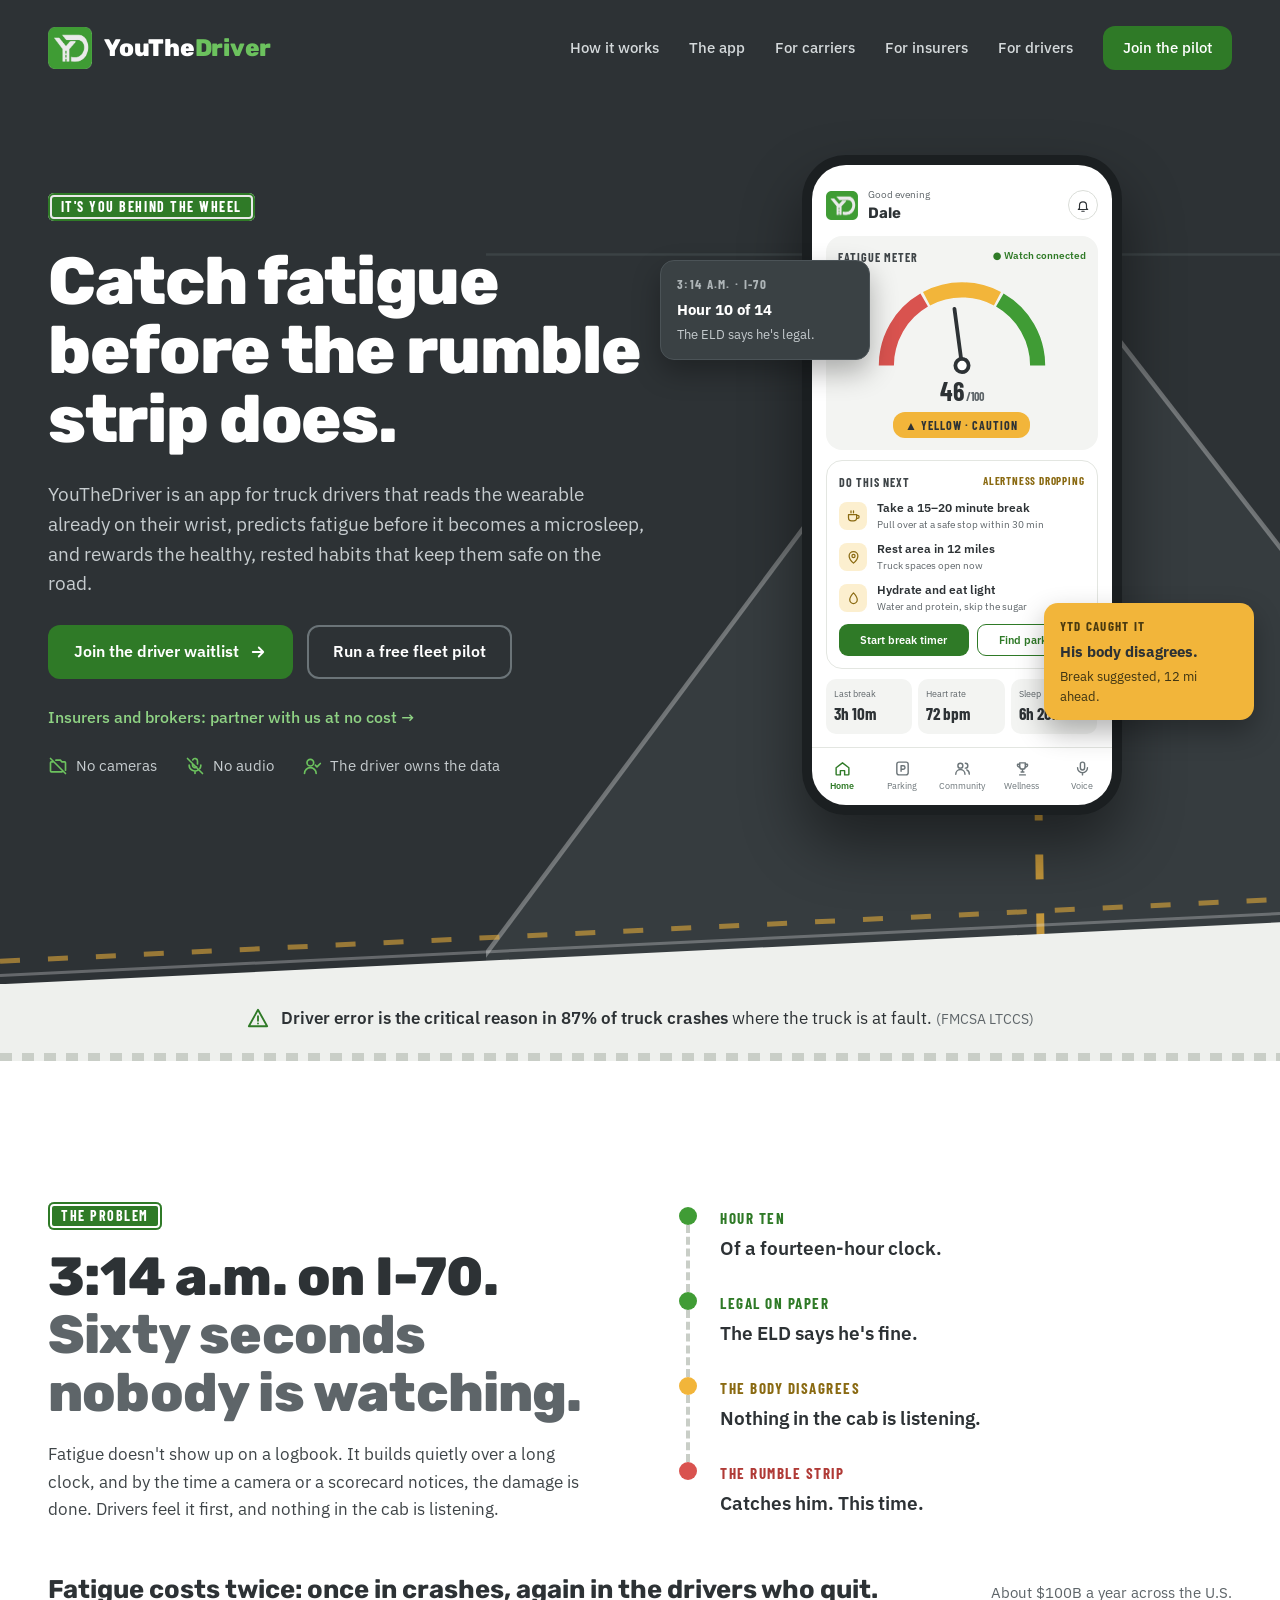
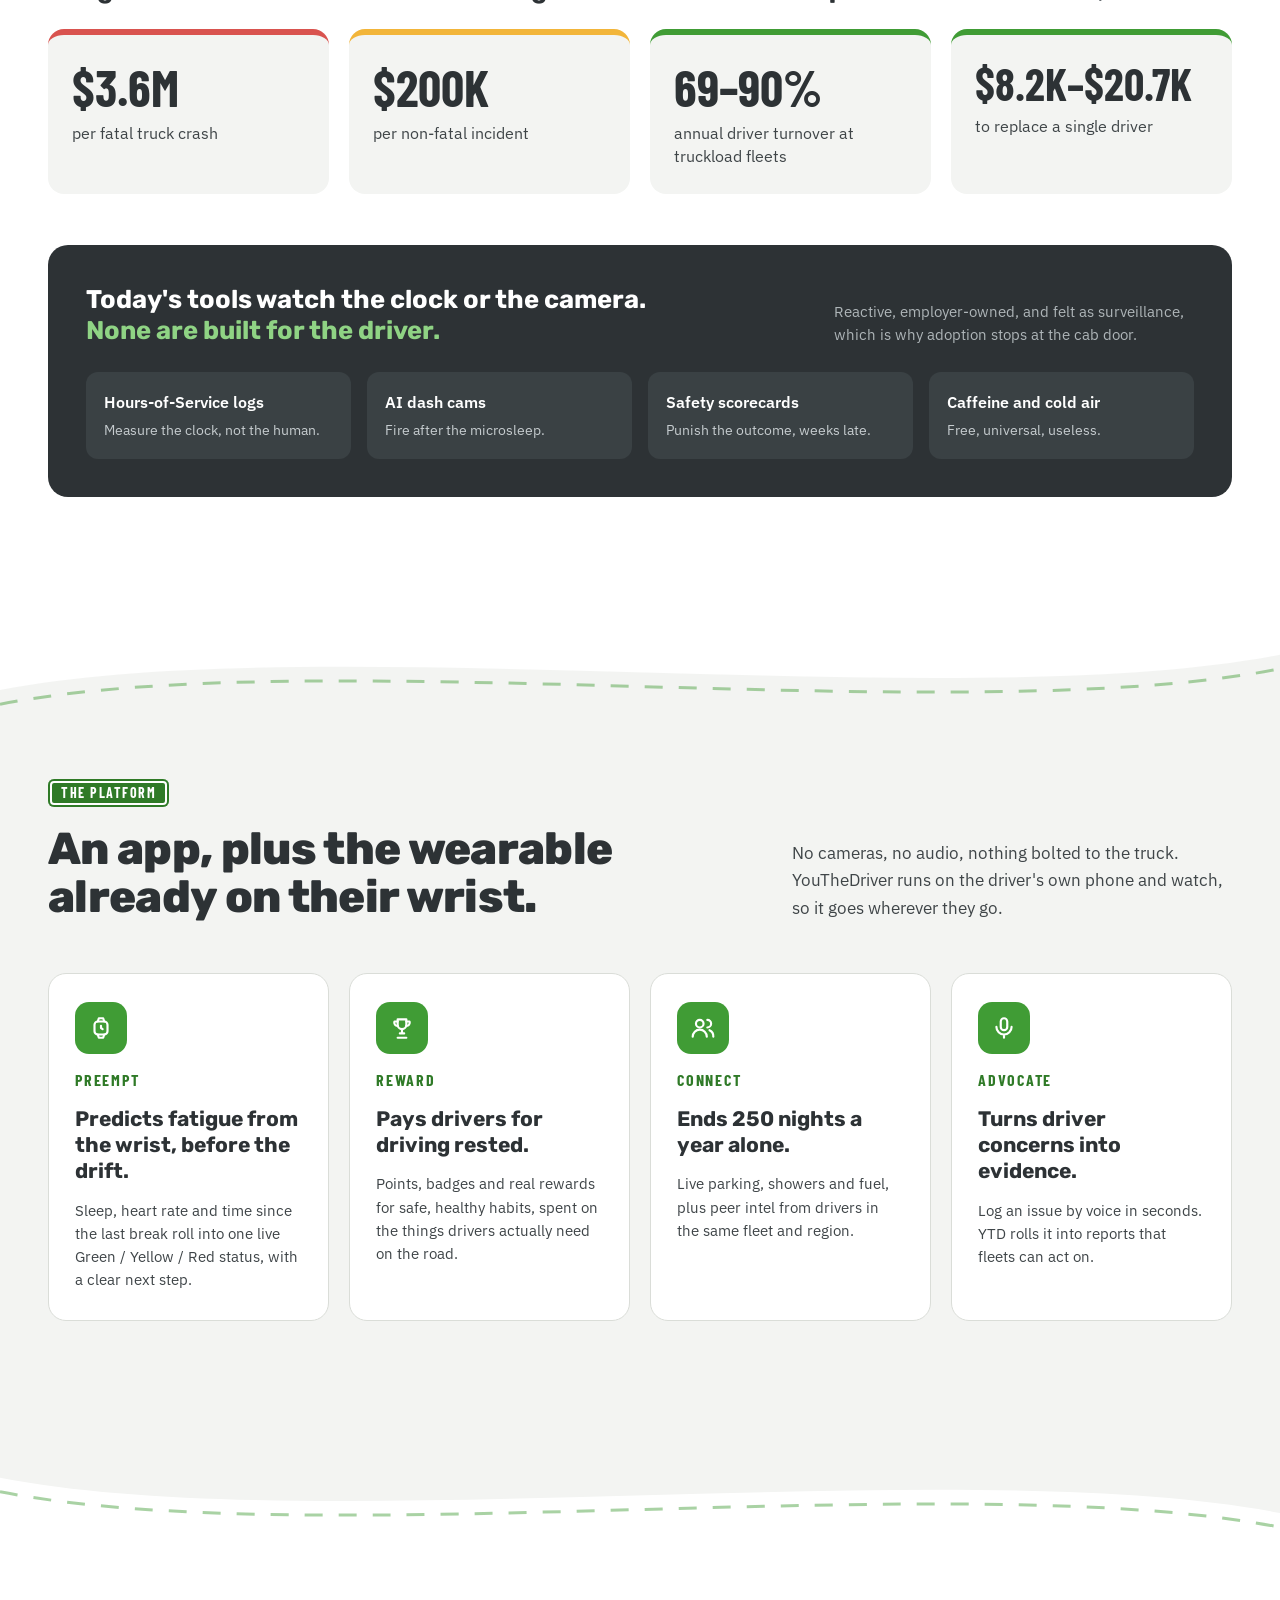
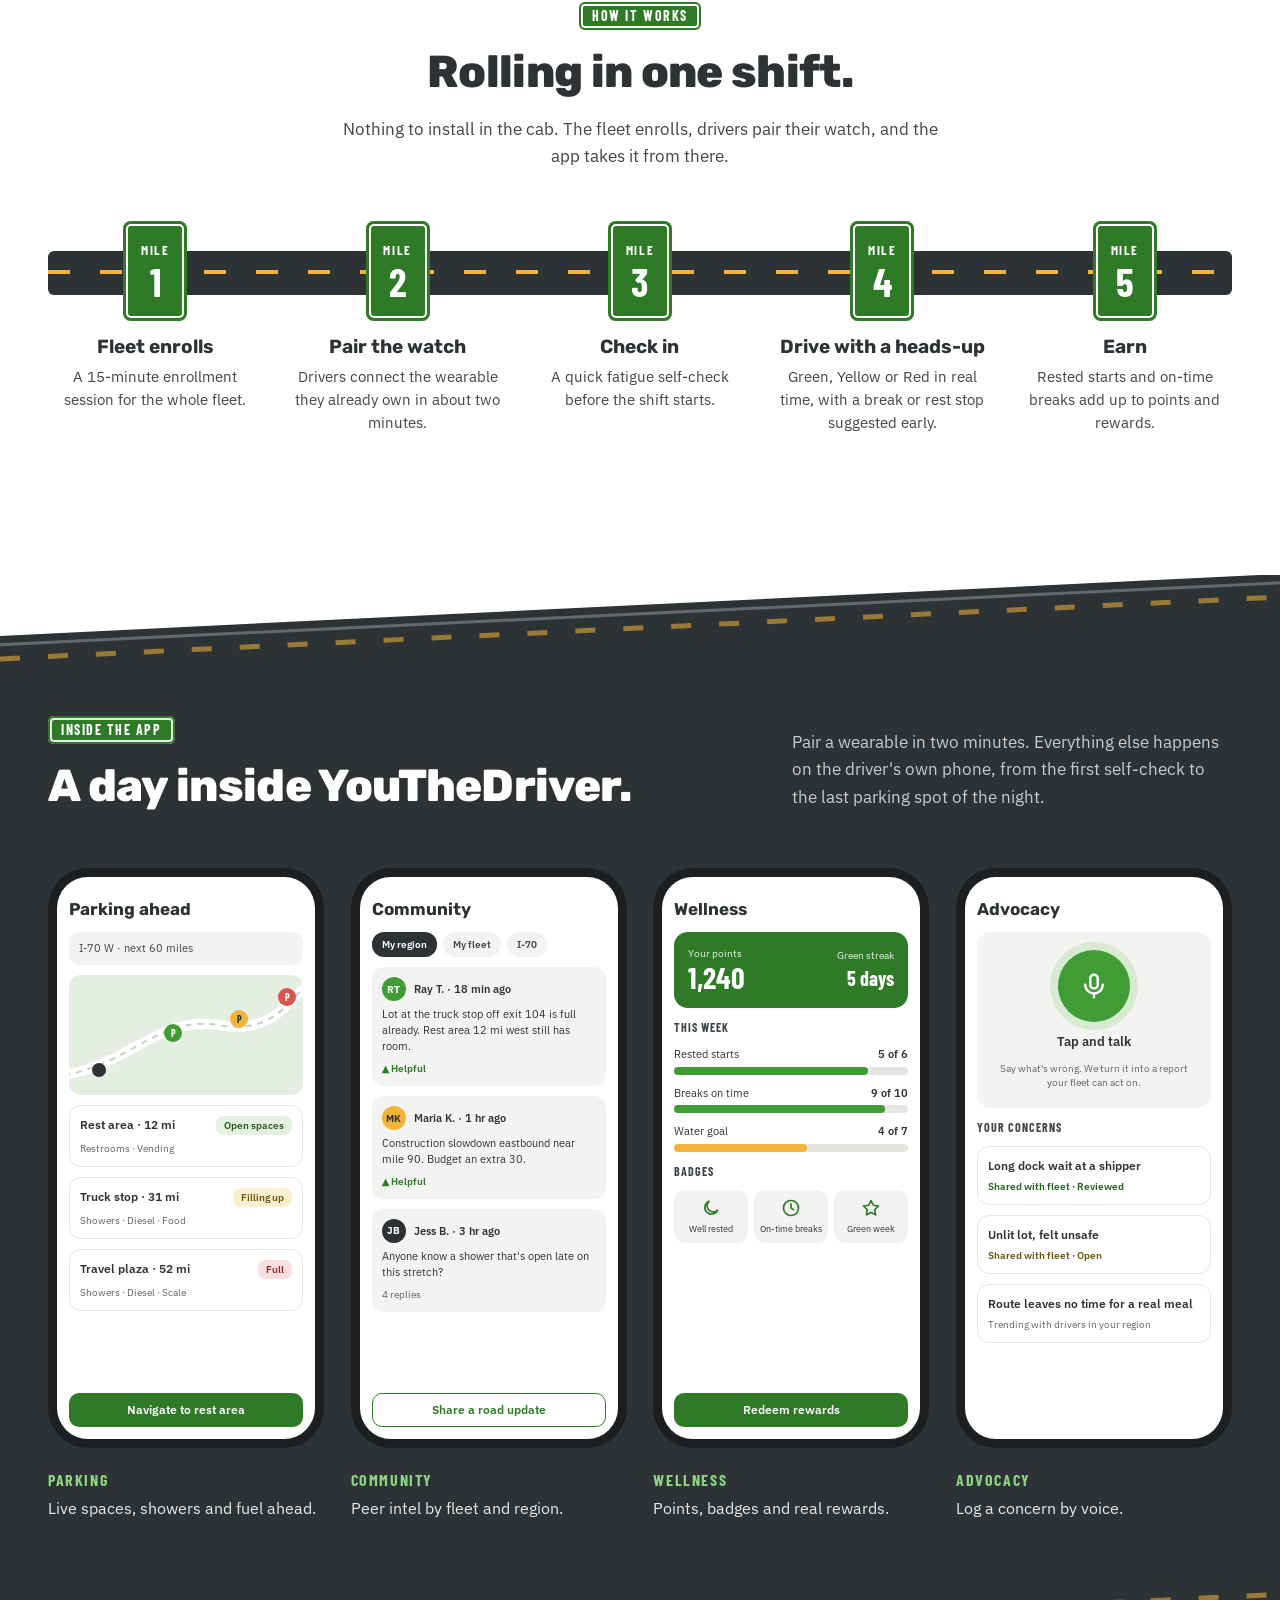
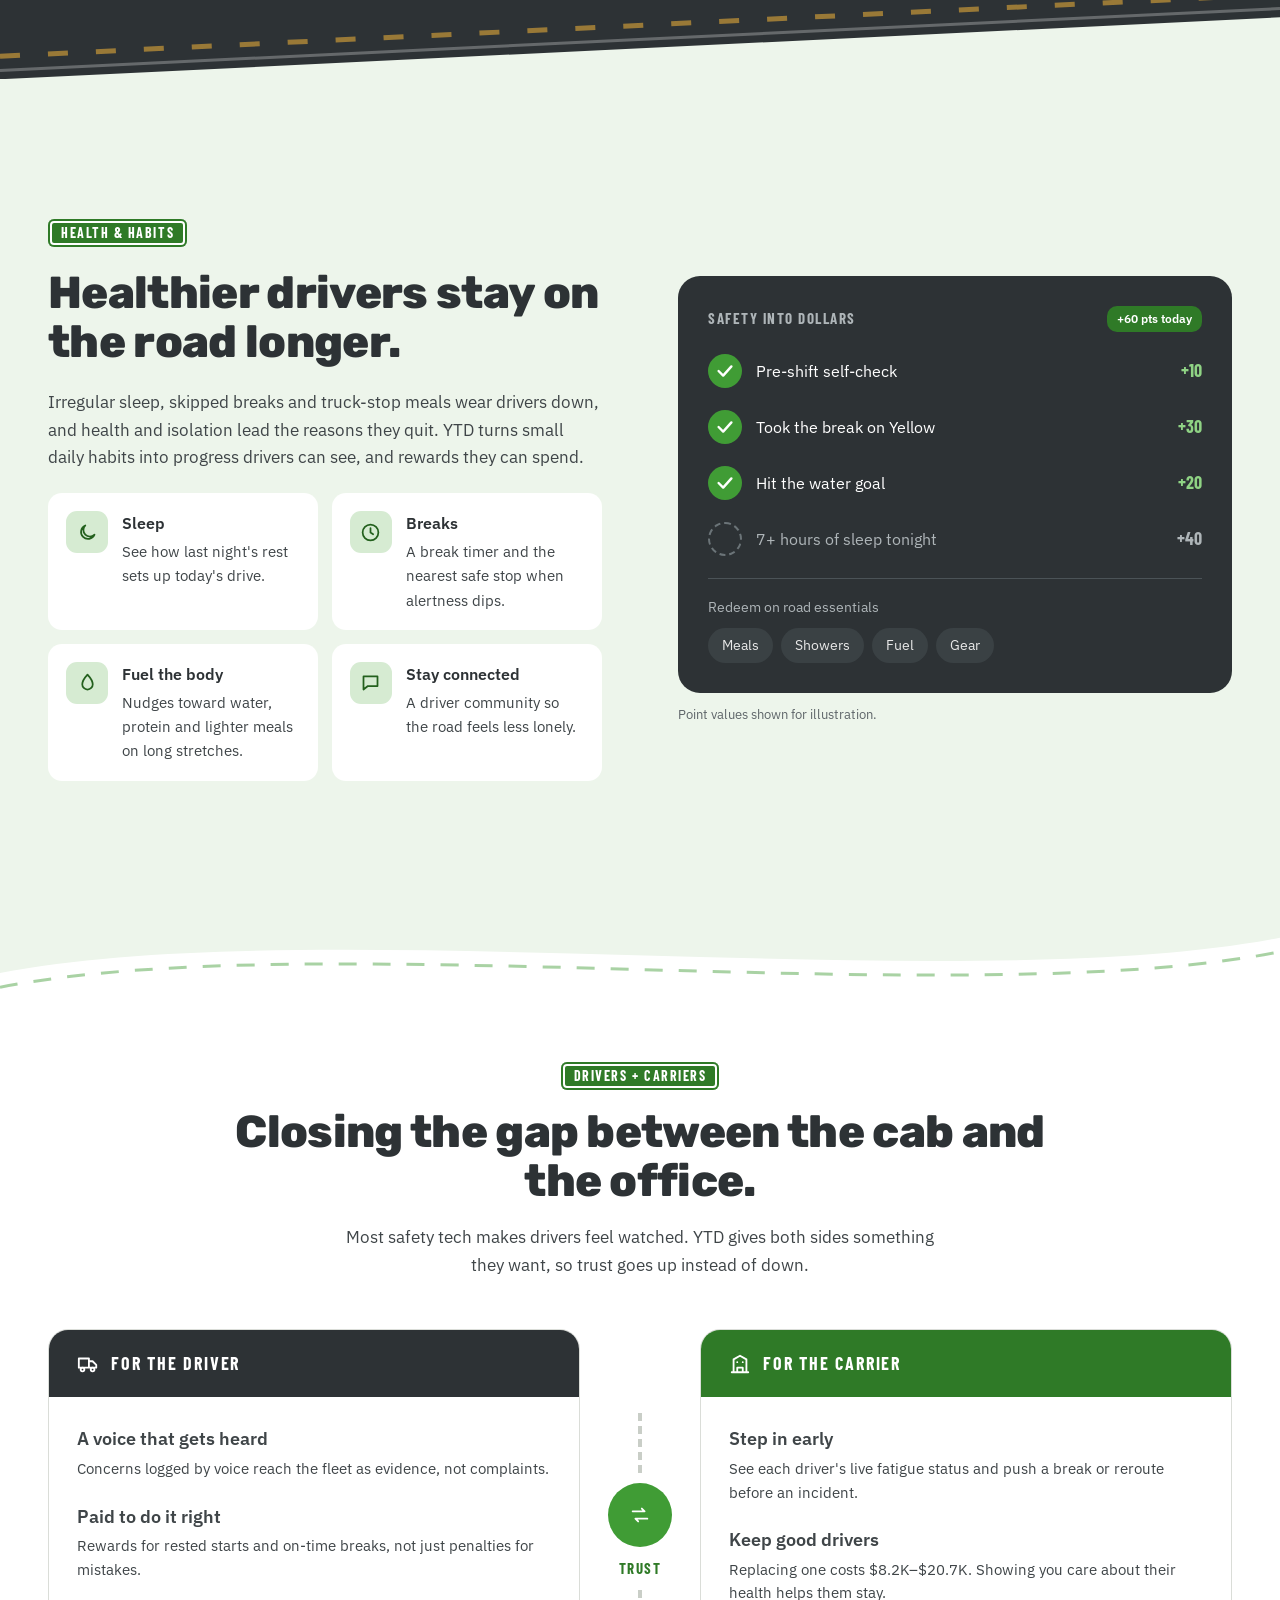
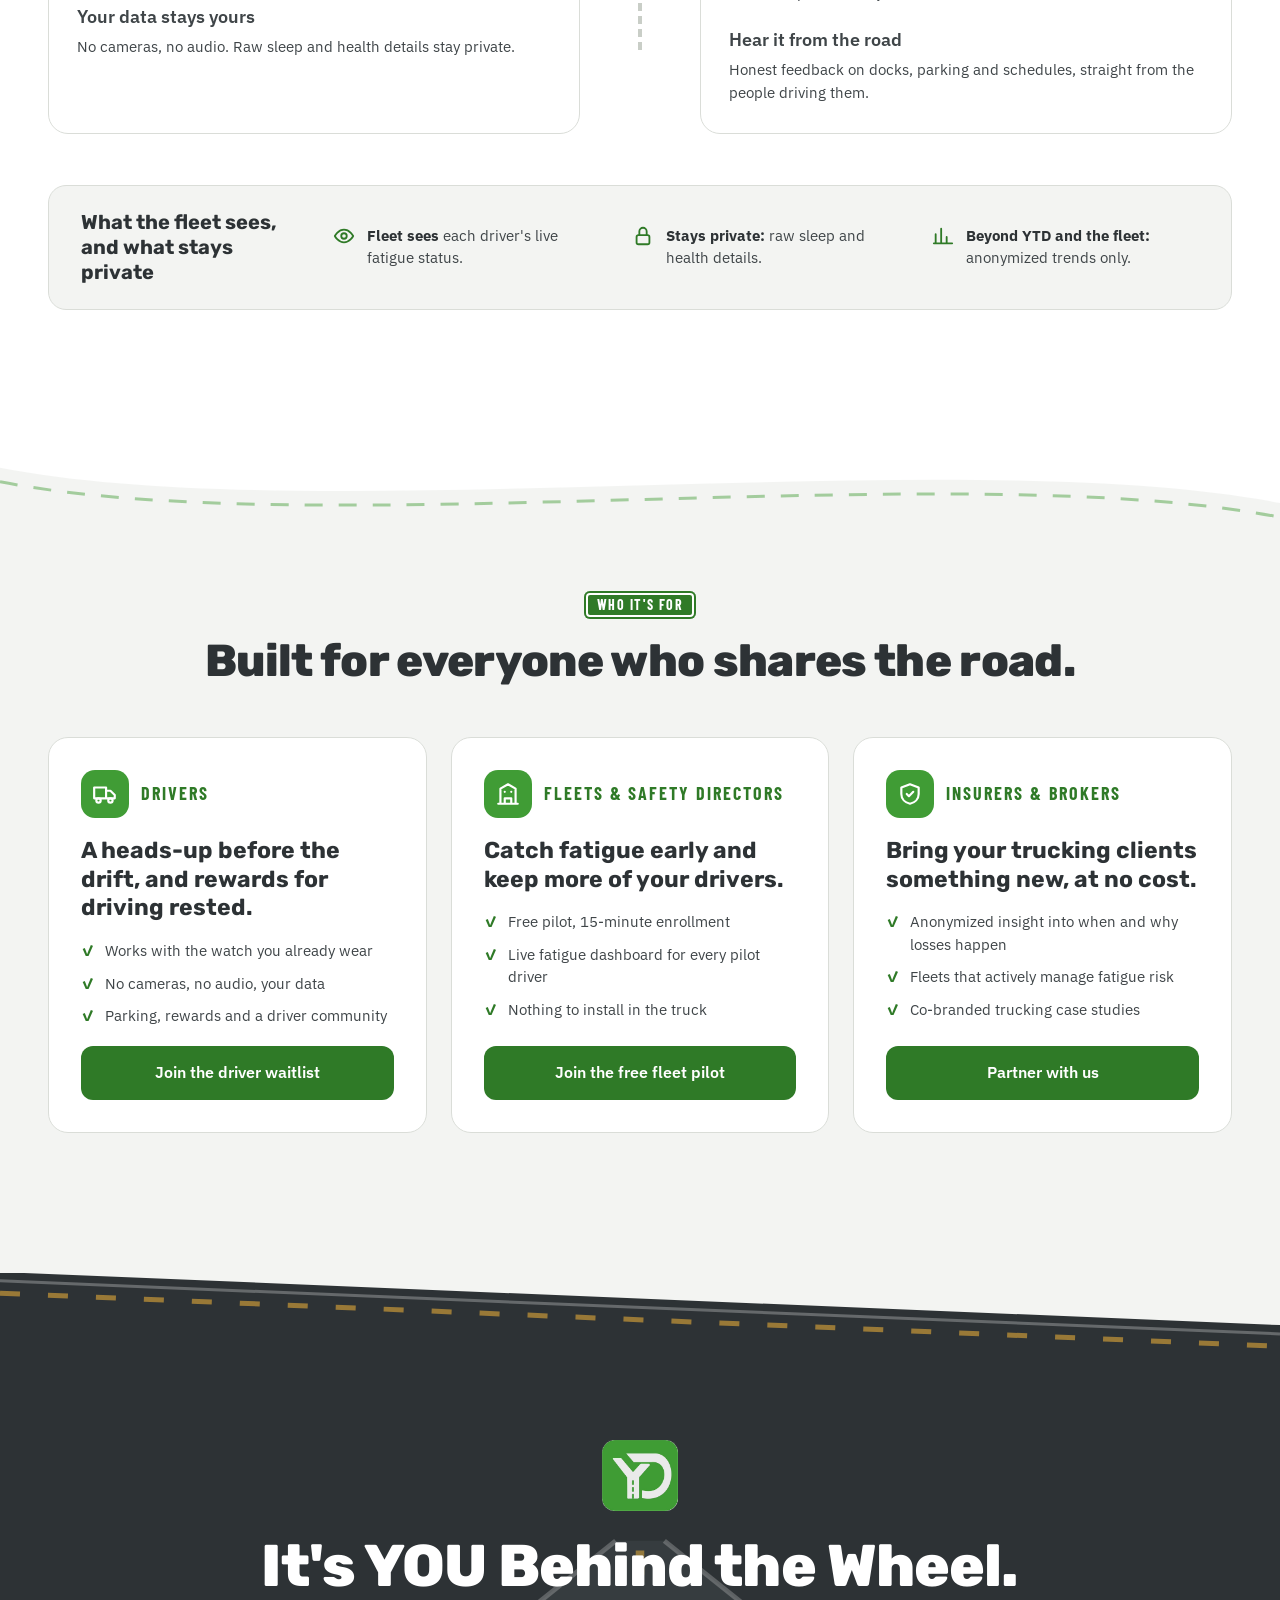
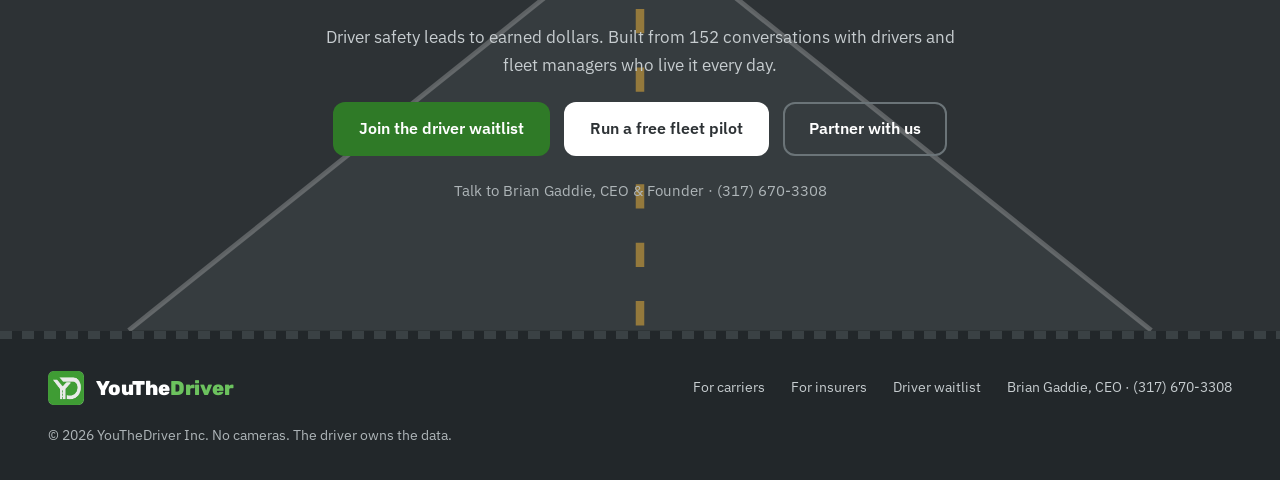
<file: index.html>
<!doctype html>
<html lang="en">
<head>
<meta charset="utf-8">
<meta name="viewport" content="width=device-width, initial-scale=1">
<title>YouTheDriver · Fatigue prediction for truck drivers</title>
<meta name="description" content="YouTheDriver is an app for truck drivers that reads the wearable already on their wrist, predicts fatigue before it becomes a microsleep, and rewards healthy, rested habits.">
<meta property="og:title" content="YouTheDriver · Fatigue prediction for truck drivers">
<meta property="og:description" content="YouTheDriver is an app for truck drivers that reads the wearable already on their wrist, predicts fatigue before it becomes a microsleep, and rewards healthy, rested habits.">
<link rel="icon" type="image/png" href="ytd-icon.png">
<link rel="preconnect" href="https://fonts.googleapis.com">
<link rel="preconnect" href="https://fonts.gstatic.com" crossorigin>
<link rel="stylesheet" href="https://fonts.googleapis.com/css2?family=Rubik:wght@700;800&family=IBM+Plex+Sans:wght@400;500;600&family=Barlow+Condensed:wght@600;700&display=swap">
<link rel="stylesheet" href="styles.css">
</head>
<body>
<header class="nav">
  <div class="wrap">
    <a class="brand" href="index.html" aria-label="YouTheDriver home"><img src="ytd-icon.png" alt="" width="44" height="40"><span>YouThe<b>Driver</b></span></a>
    <nav class="nav-links" aria-label="Main">
      <a href="index.html#how">How it works</a>
      <a href="index.html#app">The app</a>
      <a href="carriers.html">For carriers</a>
      <a href="insurers.html">For insurers</a>
      <a href="waitlist.html">For drivers</a>
      <a class="btn btn-green" href="carriers.html#apply">Join the pilot</a>
    </nav>
  </div>
</header>

<section class="hero dark" id="top">
  <svg class="hero-road" viewBox="0 0 860 784" preserveAspectRatio="xMidYMax slice" aria-hidden="true">
    <line x1="0" y1="140" x2="860" y2="140" stroke="#3B4245" stroke-width="2"/>
    <polygon points="540,140 580,140 1080,784 60,784" fill="#363C3F"/>
    <line x1="540" y1="140" x2="60" y2="784" stroke="#E9E9E9" stroke-opacity=".35" stroke-width="4"/>
    <line x1="580" y1="140" x2="1080" y2="784" stroke="#E9E9E9" stroke-opacity=".35" stroke-width="4"/>
    <line class="dash-52" x1="560" y1="150" x2="570" y2="784" stroke="#F2B53A" stroke-opacity=".75" stroke-width="7" stroke-dasharray="22 30"/>
  </svg>
  <div class="wrap hero-grid">
    <div class="hero-copy">
      <span class="sign in">It's YOU behind the wheel</span>
      <h1 class="h1 in" style="animation-delay:.1s">Catch fatigue before the rumble strip does.</h1>
      <p class="lead in" style="animation-delay:.2s">YouTheDriver is an app for truck drivers that reads the wearable already on their wrist, predicts fatigue before it becomes a microsleep, and rewards the healthy, rested habits that keep them safe on the road.</p>
      <div class="btn-row in" style="animation-delay:.3s">
        <a class="btn btn-green" href="waitlist.html">Join the driver waitlist <svg class="arrow" viewBox="0 0 24 24" fill="none" stroke="currentColor" stroke-width="2.4" stroke-linecap="round" stroke-linejoin="round" aria-hidden="true"><path d="M5 12h14M13 6l6 6-6 6"/></svg></a>
        <a class="btn btn-ghost" href="carriers.html">Run a free fleet pilot</a>
      </div>
      <a class="text-link in" style="animation-delay:.4s" href="insurers.html">Insurers and brokers: partner with us at no cost →</a>
      <div class="trust in" style="animation-delay:.5s">
        <span><svg class="ico" viewBox="0 0 24 24" fill="none" stroke="currentColor" stroke-width="2" stroke-linecap="round" stroke-linejoin="round" aria-hidden="true"><path d="M3 3l18 18M9.5 5H15l1.5 2H20a1 1 0 0 1 1 1v9M17 19H4a1 1 0 0 1-1-1V8a1 1 0 0 1 1-1h2"/></svg>No cameras</span><span><svg class="ico" viewBox="0 0 24 24" fill="none" stroke="currentColor" stroke-width="2" stroke-linecap="round" stroke-linejoin="round" aria-hidden="true"><path d="M3 3l18 18M9 9v2a3 3 0 0 0 5 2.2M15 9.5V6a3 3 0 0 0-5.7-1.3M19 11a7 7 0 0 1-1.2 3.9M5 11a7 7 0 0 0 11 5.7M12 18v3"/></svg>No audio</span><span><svg class="ico" viewBox="0 0 24 24" fill="none" stroke="currentColor" stroke-width="2" stroke-linecap="round" stroke-linejoin="round" aria-hidden="true"><circle cx="10" cy="8" r="4"/><path d="M3 21a7 7 0 0 1 14 0M16 11l2 2 4-4"/></svg>The driver owns the data</span>
      </div>
    </div>
    <div class="hero-visual">
      <div class="in" style="animation-delay: .25s; animation-duration: 1s; position: relative; flex-shrink: 0; width: 320px; height: 660px; box-sizing: border-box; border-radius: 44px; background: #1B1F21; padding: 10px; box-shadow: 0 30px 60px rgba(0,0,0,0.45)">
    <div style="width: 300px; height: 640px; border-radius: 34px; background: #ffffff; color: #2D3235; overflow: hidden; display: flex; flex-direction: column; box-sizing: border-box; padding: 22px 14px 0">
      <div style="display: flex; align-items: center; justify-content: space-between">
        <div style="display: flex; align-items: center; gap: 10px">
          <img src="ytd-icon.png" alt="" style="width: 32px; height: 29px">
          <div style="display: flex; flex-direction: column">
            <span style="font-size: 10px; color: #5E6569">Good evening</span>
            <span style="font-family: 'Rubik', sans-serif; font-weight: 700; font-size: 15px">Dale</span>
          </div>
        </div>
        <span style="width: 30px; height: 30px; border-radius: 15px; border: 1px solid #DADDD8; display: flex; align-items: center; justify-content: center; color: #2D3235">
          <svg width="14" height="14" viewBox="0 0 24 24" fill="none" stroke="currentColor" stroke-width="2" stroke-linecap="round" stroke-linejoin="round"><path d="M6 16V11a6 6 0 0 1 12 0v5l2 2H4z"></path><path d="M10 21h4"></path></svg>
        </span>
      </div>
      <div style="margin-top: 12px; padding: 12px; border-radius: 16px; background: #F3F4F2; display: flex; flex-direction: column; align-items: center; gap: 4px">
        <div style="width: 100%; display: flex; justify-content: space-between">
          <span style="font-family: 'Barlow Condensed', sans-serif; font-weight: 700; font-size: 12px; letter-spacing: 1px; color: #3F4548">FATIGUE METER</span>
          <span style="font-size: 10px; color: #2F7A27; font-weight: 600"><span class="blink">●</span> Watch connected</span>
        </div>
        <svg width="190" height="104" viewBox="0 0 200 110" aria-hidden="true">
          <path d="M20 100 A80 80 0 0 1 60 30.72" fill="none" stroke="#D9534F" stroke-width="16"></path>
          <path d="M62.5 29.3 A80 80 0 0 1 137.5 29.3" fill="none" stroke="#F2B53A" stroke-width="16"></path>
          <path d="M140 30.72 A80 80 0 0 1 180 100" fill="none" stroke="#409C35" stroke-width="16"></path>
          <line class="needle" x1="100" y1="100" x2="92" y2="40" stroke="#2D3235" stroke-width="4" stroke-linecap="round"></line>
          <circle cx="100" cy="100" r="7" fill="#ffffff" stroke="#2D3235" stroke-width="4"></circle>
        </svg>
        <span style="font-family: 'Barlow Condensed', sans-serif; font-weight: 700; font-size: 26px; line-height: 1">46<span style="font-size: 12px; color: #5E6569"> /100</span></span>
        <span style="margin-top: 4px; padding: 4px 12px; border-radius: 12px; background: #F2B53A; font-family: 'Barlow Condensed', sans-serif; font-weight: 700; font-size: 12px; letter-spacing: 1px">▲ YELLOW · CAUTION</span>
      </div>
      <div style="margin-top: 10px; padding: 12px; border-radius: 16px; border: 1px solid #E3E6E1; display: flex; flex-direction: column; gap: 8px">
        <div style="display: flex; justify-content: space-between">
          <span style="font-family: 'Barlow Condensed', sans-serif; font-weight: 700; font-size: 12px; letter-spacing: 1px; color: #3F4548">DO THIS NEXT</span>
          <span style="font-family: 'Barlow Condensed', sans-serif; font-weight: 700; font-size: 11px; letter-spacing: 0.8px; color: #8A6A12">ALERTNESS DROPPING</span>
        </div>
        <div style="display: flex; gap: 10px; align-items: center">
          <span style="width: 28px; height: 28px; border-radius: 8px; background: #FCEFCF; display: flex; align-items: center; justify-content: center; color: #8A6A12"><svg width="15" height="15" viewBox="0 0 24 24" fill="none" stroke="currentColor" stroke-width="2" stroke-linecap="round" stroke-linejoin="round"><path d="M4 9h13v5a5 5 0 0 1-5 5H9a5 5 0 0 1-5-5z"></path><path d="M17 10h1.5a2.5 2.5 0 0 1 0 5H17M8 3v3M12 3v3"></path></svg></span>
          <div style="display: flex; flex-direction: column"><span style="font-size: 12px; font-weight: 600">Take a 15–20 minute break</span><span style="font-size: 10px; color: #5E6569">Pull over at a safe stop within 30 min</span></div>
        </div>
        <div style="display: flex; gap: 10px; align-items: center">
          <span style="width: 28px; height: 28px; border-radius: 8px; background: #FCEFCF; display: flex; align-items: center; justify-content: center; color: #8A6A12"><svg width="15" height="15" viewBox="0 0 24 24" fill="none" stroke="currentColor" stroke-width="2" stroke-linecap="round" stroke-linejoin="round"><path d="M12 21s-7-6.2-7-11.5a7 7 0 0 1 14 0C19 14.8 12 21 12 21z"></path><circle cx="12" cy="9.5" r="2.5"></circle></svg></span>
          <div style="display: flex; flex-direction: column"><span style="font-size: 12px; font-weight: 600">Rest area in 12 miles</span><span style="font-size: 10px; color: #5E6569">Truck spaces open now</span></div>
        </div>
        <div style="display: flex; gap: 10px; align-items: center">
          <span style="width: 28px; height: 28px; border-radius: 8px; background: #FCEFCF; display: flex; align-items: center; justify-content: center; color: #8A6A12"><svg width="15" height="15" viewBox="0 0 24 24" fill="none" stroke="currentColor" stroke-width="2" stroke-linecap="round" stroke-linejoin="round"><path d="M12 3s6 6.5 6 11a6 6 0 0 1-12 0c0-4.5 6-11 6-11z"></path></svg></span>
          <div style="display: flex; flex-direction: column"><span style="font-size: 12px; font-weight: 600">Hydrate and eat light</span><span style="font-size: 10px; color: #5E6569">Water and protein, skip the sugar</span></div>
        </div>
        <div style="display: flex; gap: 8px; margin-top: 2px">
          <span style="flex-grow: 1; height: 32px; border-radius: 9px; background: #2F7A27; color: #ffffff; font-size: 11px; font-weight: 600; display: flex; align-items: center; justify-content: center">Start break timer</span>
          <span style="flex-grow: 1; height: 32px; border-radius: 9px; border: 1.5px solid #2F7A27; color: #2F7A27; font-size: 11px; font-weight: 600; display: flex; align-items: center; justify-content: center">Find parking</span>
        </div>
      </div>
      <div style="margin-top: 10px; display: grid; grid-template-columns: repeat(3, minmax(0, 1fr)); gap: 6px">
        <div style="padding: 8px; border-radius: 10px; background: #F3F4F2; display: flex; flex-direction: column"><span style="font-size: 9px; color: #5E6569">Last break</span><span style="font-family: 'Barlow Condensed', sans-serif; font-weight: 700; font-size: 17px">3h 10m</span></div>
        <div style="padding: 8px; border-radius: 10px; background: #F3F4F2; display: flex; flex-direction: column"><span style="font-size: 9px; color: #5E6569">Heart rate</span><span style="font-family: 'Barlow Condensed', sans-serif; font-weight: 700; font-size: 17px">72 bpm</span></div>
        <div style="padding: 8px; border-radius: 10px; background: #F3F4F2; display: flex; flex-direction: column"><span style="font-size: 9px; color: #5E6569">Sleep</span><span style="font-family: 'Barlow Condensed', sans-serif; font-weight: 700; font-size: 17px">6h 20m</span></div>
      </div>
      <div style="margin-top: auto; margin-left: -14px; margin-right: -14px; height: 58px; border-top: 1px solid #E3E6E1; display: grid; grid-template-columns: repeat(5, minmax(0, 1fr)); align-items: center">
        <div style="display: flex; flex-direction: column; align-items: center; gap: 2px; color: #2F7A27"><svg width="17" height="17" viewBox="0 0 24 24" fill="none" stroke="currentColor" stroke-width="2" stroke-linecap="round" stroke-linejoin="round"><path d="M3 11l9-7 9 7v9a1 1 0 0 1-1 1h-5v-6h-6v6H4a1 1 0 0 1-1-1z"></path></svg><span style="font-size: 9px; font-weight: 600">Home</span></div>
        <div style="display: flex; flex-direction: column; align-items: center; gap: 2px; color: #6B7478"><svg width="17" height="17" viewBox="0 0 24 24" fill="none" stroke="currentColor" stroke-width="2" stroke-linecap="round" stroke-linejoin="round"><rect x="4" y="3" width="16" height="18" rx="3"></rect><path d="M10 16V8h3a2.5 2.5 0 0 1 0 5h-3"></path></svg><span style="font-size: 9px">Parking</span></div>
        <div style="display: flex; flex-direction: column; align-items: center; gap: 2px; color: #6B7478"><svg width="17" height="17" viewBox="0 0 24 24" fill="none" stroke="currentColor" stroke-width="2" stroke-linecap="round" stroke-linejoin="round"><circle cx="9" cy="8" r="3.5"></circle><path d="M2.5 20a6.5 6.5 0 0 1 13 0M16 4.5a3.5 3.5 0 0 1 0 7M18 14a6 6 0 0 1 3.5 6"></path></svg><span style="font-size: 9px">Community</span></div>
        <div style="display: flex; flex-direction: column; align-items: center; gap: 2px; color: #6B7478"><svg width="17" height="17" viewBox="0 0 24 24" fill="none" stroke="currentColor" stroke-width="2" stroke-linecap="round" stroke-linejoin="round"><path d="M8 4h8v5a4 4 0 0 1-8 0z"></path><path d="M8 6H5a3 3 0 0 0 3 4M16 6h3a3 3 0 0 1-3 4M12 13v4M8 21h8M10 17h4"></path></svg><span style="font-size: 9px">Wellness</span></div>
        <div style="display: flex; flex-direction: column; align-items: center; gap: 2px; color: #6B7478"><svg width="17" height="17" viewBox="0 0 24 24" fill="none" stroke="currentColor" stroke-width="2" stroke-linecap="round" stroke-linejoin="round"><rect x="9" y="3" width="6" height="11" rx="3"></rect><path d="M5 11a7 7 0 0 0 14 0M12 18v3"></path></svg><span style="font-size: 9px">Voice</span></div>
      </div>
    </div>
  </div>
      <div class="chip chip-dark bob"><span class="cond">3:14 a.m. · I-70</span><strong style="font-size:15px">Hour 10 of 14</strong><span style="font-size:13px;color:var(--on-dark)">The ELD says he's legal.</span></div>
      <div class="chip chip-amber bob2"><span class="cond">YTD caught it</span><strong style="font-size:15px">His body disagrees.</strong><span style="font-size:13px;color:#3E3413">Break suggested, 12 mi ahead.</span></div>
    </div>
  </div>
  <svg class="edge edge-bottom" viewBox="0 0 1440 110" preserveAspectRatio="none" aria-hidden="true"><line class="dash-48" x1="0" y1="84" x2="1440" y2="14" stroke="#F2B53A" stroke-opacity=".55" stroke-width="5" stroke-dasharray="20 28" vector-effect="non-scaling-stroke"/><line x1="0" y1="100" x2="1440" y2="30" stroke="#E9E9E9" stroke-opacity=".3" stroke-width="3" vector-effect="non-scaling-stroke"/><polygon points="0,110 1440,40 1440,110" fill="#EEF0ED"/></svg>
</section>
<div class="banner">
  <div class="wrap"><svg class="ico" viewBox="0 0 24 24" fill="none" stroke="currentColor" stroke-width="2" stroke-linecap="round" stroke-linejoin="round" aria-hidden="true"><path d="M12 3l10 18H2z"/><path d="M12 10v5M12 18v.01"/></svg><span><strong style="font-weight:600">Driver error is the critical reason in 87% of truck crashes</strong> where the truck is at fault. <span class="muted" style="font-size:14px">(FMCSA LTCCS)</span></span></div>
  <span class="rumble bottom" aria-hidden="true"></span>
</div>

<section class="sec" id="problem">
  <div class="wrap stack">
    <div class="split">
      <div class="head reveal">
        <span class="sign">The problem</span>
        <h2 class="h2" style="font-size:clamp(36px,4.2vw,56px)">3:14 a.m. on I-70.<br><span class="muted">Sixty seconds nobody is watching.</span></h2>
        <p class="lead">Fatigue doesn't show up on a logbook. It builds quietly over a long clock, and by the time a camera or a scorecard notices, the damage is done. Drivers feel it first, and nothing in the cab is listening.</p>
      </div>
      <div class="timeline reveal d2">
        <div class="tl"><div class="tl-rail"><span class="tl-dot" style="background:var(--green)"></span><span class="tl-line"></span></div><div class="tl-body"><span class="cond" style="color:var(--green-d)">Hour ten</span><strong>Of a fourteen-hour clock.</strong></div></div>
        <div class="tl"><div class="tl-rail"><span class="tl-dot" style="background:var(--green)"></span><span class="tl-line"></span></div><div class="tl-body"><span class="cond" style="color:var(--green-d)">Legal on paper</span><strong>The ELD says he's fine.</strong></div></div>
        <div class="tl"><div class="tl-rail"><span class="tl-dot" style="background:var(--amber)"></span><span class="tl-line"></span></div><div class="tl-body"><span class="cond" style="color:var(--amber-d)">The body disagrees</span><strong>Nothing in the cab is listening.</strong></div></div>
        <div class="tl"><div class="tl-rail"><span class="tl-dot" style="background:var(--red)"></span></div><div class="tl-body" style="padding-bottom:0"><span class="cond" style="color:#B03A36">The rumble strip</span><strong>Catches him. This time.</strong></div></div>
      </div>
    </div>
    <div class="stack" style="gap:24px">
      <div class="head-split" style="align-items:baseline">
        <h3 class="h3">Fatigue costs twice: once in crashes, again in the drivers who quit.</h3>
        <span class="muted" style="font-size:15px">About $100B a year across the U.S.</span>
      </div>
      <div class="grid g4 reveal">
        <div class="stat lift" style="border-top-color:var(--red)"><b>$3.6M</b><span>per fatal truck crash</span></div>
        <div class="stat lift" style="border-top-color:var(--amber)"><b>$200K</b><span>per non-fatal incident</span></div>
        <div class="stat lift"><b>69–90%</b><span>annual driver turnover at truckload fleets</span></div>
        <div class="stat lift"><b style="font-size:clamp(38px,3.5vw,48px)">$8.2K–$20.7K</b><span>to replace a single driver</span></div>
      </div>
    </div>
    <div class="dark-card dark reveal">
      <div class="head-split">
        <h3 class="h3">Today's tools watch the clock or the camera.<br><span style="color:var(--green-ll)">None are built for the driver.</span></h3>
        <p class="small" style="max-width:360px;margin:0;color:var(--on-dark-2)">Reactive, employer-owned, and felt as surveillance, which is why adoption stops at the cab door.</p>
      </div>
      <div class="grid g4" style="gap:16px">
        <div class="mini"><strong>Hours-of-Service logs</strong><span>Measure the clock, not the human.</span></div>
        <div class="mini"><strong>AI dash cams</strong><span>Fire after the microsleep.</span></div>
        <div class="mini"><strong>Safety scorecards</strong><span>Punish the outcome, weeks late.</span></div>
        <div class="mini"><strong>Caffeine and cold air</strong><span>Free, universal, useless.</span></div>
      </div>
    </div>
  </div>
</section>

<section class="sec bg-gray" id="platform">
  <svg class="edge edge-top" viewBox="0 0 1440 110" preserveAspectRatio="none" aria-hidden="true"><path d="M0 0 H1440 V20 C1080 90 360 -10 0 60 Z" fill="#ffffff"/><path class="dash-34" d="M0 76 C360 6 1080 106 1440 36" fill="none" stroke="#409C35" stroke-opacity=".45" stroke-width="3" stroke-dasharray="18 16" vector-effect="non-scaling-stroke"/></svg>
  <div class="wrap stack">
    <div class="head-split reveal">
      <div class="head" style="max-width:680px"><span class="sign">The platform</span><h2 class="h2">An app, plus the wearable already on their wrist.</h2></div>
      <p class="lead">No cameras, no audio, nothing bolted to the truck. YouTheDriver runs on the driver's own phone and watch, so it goes wherever they go.</p>
    </div>
    <div class="grid g4">
      <div class="card hl reveal"><span class="tile"><svg class="ico" viewBox="0 0 24 24" fill="none" stroke="currentColor" stroke-width="2" stroke-linecap="round" stroke-linejoin="round" aria-hidden="true"><rect x="6" y="6" width="12" height="12" rx="3"/><path d="M9 6l1-3h4l1 3M9 18l1 3h4l1-3M12 10v2l1.5 1"/></svg></span><span class="label">Preempt</span><h3 class="h4">Predicts fatigue from the wrist, before the drift.</h3><p class="small" style="margin:0">Sleep, heart rate and time since the last break roll into one live Green / Yellow / Red status, with a clear next step.</p></div>
      <div class="card hl reveal d2"><span class="tile"><svg class="ico" viewBox="0 0 24 24" fill="none" stroke="currentColor" stroke-width="2" stroke-linecap="round" stroke-linejoin="round" aria-hidden="true"><path d="M8 4h8v5a4 4 0 0 1-8 0z"/><path d="M8 6H5a3 3 0 0 0 3 4M16 6h3a3 3 0 0 1-3 4M12 13v4M8 21h8M10 17h4"/></svg></span><span class="label">Reward</span><h3 class="h4">Pays drivers for driving rested.</h3><p class="small" style="margin:0">Points, badges and real rewards for safe, healthy habits, spent on the things drivers actually need on the road.</p></div>
      <div class="card hl reveal d3"><span class="tile"><svg class="ico" viewBox="0 0 24 24" fill="none" stroke="currentColor" stroke-width="2" stroke-linecap="round" stroke-linejoin="round" aria-hidden="true"><circle cx="9" cy="8" r="3.5"/><path d="M2.5 20a6.5 6.5 0 0 1 13 0M16 4.5a3.5 3.5 0 0 1 0 7M18 14a6 6 0 0 1 3.5 6"/></svg></span><span class="label">Connect</span><h3 class="h4">Ends 250 nights a year alone.</h3><p class="small" style="margin:0">Live parking, showers and fuel, plus peer intel from drivers in the same fleet and region.</p></div>
      <div class="card hl reveal d4"><span class="tile"><svg class="ico" viewBox="0 0 24 24" fill="none" stroke="currentColor" stroke-width="2" stroke-linecap="round" stroke-linejoin="round" aria-hidden="true"><rect x="9" y="3" width="6" height="11" rx="3"/><path d="M5 11a7 7 0 0 0 14 0M12 18v3"/></svg></span><span class="label">Advocate</span><h3 class="h4">Turns driver concerns into evidence.</h3><p class="small" style="margin:0">Log an issue by voice in seconds. YTD rolls it into reports that fleets can act on.</p></div>
    </div>
  </div>
</section>

<section class="sec" id="how">
  <svg class="edge edge-top" viewBox="0 0 1440 110" preserveAspectRatio="none" aria-hidden="true"><path d="M0 0 H1440 V60 C1080 -10 360 90 0 20 Z" fill="#F3F4F2"/><path class="dash-34" d="M0 36 C360 106 1080 6 1440 76" fill="none" stroke="#409C35" stroke-opacity=".45" stroke-width="3" stroke-dasharray="18 16" vector-effect="non-scaling-stroke"/></svg>
  <div class="wrap stack">
    <div class="head center reveal"><span class="sign">How it works</span><h2 class="h2">Rolling in one shift.</h2><p class="lead">Nothing to install in the cab. The fleet enrolls, drivers pair their watch, and the app takes it from there.</p></div>
    <div class="road-steps reveal">
      <div class="road-band" aria-hidden="true">
        <svg preserveAspectRatio="none" viewBox="0 0 1200 44"><line x1="0" y1="21" x2="1200" y2="21" stroke="#F2B53A" stroke-width="4" stroke-dasharray="22 30" vector-effect="non-scaling-stroke"/></svg>
        <span class="truck"><svg class="ico" viewBox="0 0 24 24" fill="none" stroke="currentColor" stroke-width="2" stroke-linecap="round" stroke-linejoin="round" aria-hidden="true"><path d="M2 6h11v10H2zM13 9h4l4 4v3h-8z"/><circle cx="6" cy="18" r="2"/><circle cx="17" cy="18" r="2"/></svg></span>
      </div>
      <div class="steps">
        <div class="step"><span class="mile"><small>Mile</small><b>1</b></span><div><h3 class="h4">Fleet enrolls</h3><p class="small" style="margin:0">A 15-minute enrollment session for the whole fleet.</p></div></div>
        <div class="step"><span class="mile"><small>Mile</small><b>2</b></span><div><h3 class="h4">Pair the watch</h3><p class="small" style="margin:0">Drivers connect the wearable they already own in about two minutes.</p></div></div>
        <div class="step"><span class="mile"><small>Mile</small><b>3</b></span><div><h3 class="h4">Check in</h3><p class="small" style="margin:0">A quick fatigue self-check before the shift starts.</p></div></div>
        <div class="step"><span class="mile"><small>Mile</small><b>4</b></span><div><h3 class="h4">Drive with a heads-up</h3><p class="small" style="margin:0">Green, Yellow or Red in real time, with a break or rest stop suggested early.</p></div></div>
        <div class="step"><span class="mile"><small>Mile</small><b>5</b></span><div><h3 class="h4">Earn</h3><p class="small" style="margin:0">Rested starts and on-time breaks add up to points and rewards.</p></div></div>
      </div>
    </div>
  </div>
</section>

<section class="sec bg-dark dark" id="app" style="overflow:hidden">
  <svg class="edge edge-top" viewBox="0 0 1440 110" preserveAspectRatio="none" aria-hidden="true"><polygon points="0,0 1440,0 0,70" fill="#ffffff"/><line x1="0" y1="80" x2="1440" y2="10" stroke="#E9E9E9" stroke-opacity=".3" stroke-width="3" vector-effect="non-scaling-stroke"/><line class="dash-48" x1="0" y1="96" x2="1440" y2="26" stroke="#F2B53A" stroke-opacity=".55" stroke-width="5" stroke-dasharray="20 28" vector-effect="non-scaling-stroke"/></svg>
  <div class="wrap stack">
    <div class="head-split reveal">
      <div class="head"><span class="sign">Inside the app</span><h2 class="h2">A day inside YouTheDriver.</h2></div>
      <p class="lead">Pair a wearable in two minutes. Everything else happens on the driver's own phone, from the first self-check to the last parking spot of the night.</p>
    </div>
    <div class="phones">
<!-- Parking -->
    <div class="reveal" style="display: flex; flex-direction: column; gap: 20px">
      <div class="lift" style="width: 276px; height: 580px; box-sizing: border-box; border-radius: 40px; background: #1B1F21; padding: 9px">
        <div style="width: 258px; height: 562px; box-sizing: border-box; border-radius: 31px; background: #ffffff; color: #2D3235; overflow: hidden; display: flex; flex-direction: column; padding: 20px 12px 12px; gap: 10px">
          <span style="font-family: 'Rubik', sans-serif; font-weight: 700; font-size: 17px">Parking ahead</span>
          <span style="padding: 8px 10px; border-radius: 10px; background: #F3F4F2; font-size: 11px; color: #3F4548">I-70 W · next 60 miles</span>
          <svg width="234" height="120" viewBox="0 0 234 120" style="border-radius: 12px; background: #E4EEE1" aria-hidden="true">
            <path d="M-5 100 C 60 90, 90 40, 150 50 S 220 20, 240 10" fill="none" stroke="#ffffff" stroke-width="10"></path>
            <path d="M-5 100 C 60 90, 90 40, 150 50 S 220 20, 240 10" fill="none" stroke="#C9CEC7" stroke-width="2" stroke-dasharray="6 6"></path>
            <circle class="blink" cx="30" cy="95" r="7" fill="#2D3235"></circle>
            <circle cx="104" cy="58" r="9" fill="#409C35"></circle><text x="104" y="62" font-size="10" font-weight="700" text-anchor="middle" fill="#ffffff" font-family="Barlow Condensed">P</text>
            <circle cx="170" cy="44" r="9" fill="#F2B53A"></circle><text x="170" y="48" font-size="10" font-weight="700" text-anchor="middle" fill="#2D3235" font-family="Barlow Condensed">P</text>
            <circle cx="218" cy="22" r="9" fill="#D9534F"></circle><text x="218" y="26" font-size="10" font-weight="700" text-anchor="middle" fill="#ffffff" font-family="Barlow Condensed">P</text>
          </svg>
          <div style="padding: 10px; border-radius: 12px; border: 1px solid #E3E6E1; display: flex; flex-direction: column; gap: 6px">
            <div style="display: flex; justify-content: space-between"><span style="font-size: 12px; font-weight: 600">Rest area · 12 mi</span><span style="padding: 2px 8px; border-radius: 8px; background: #E4F1E1; color: #23601D; font-size: 10px; font-weight: 600">Open spaces</span></div>
            <span style="font-size: 10px; color: #5E6569">Restrooms · Vending</span>
          </div>
          <div style="padding: 10px; border-radius: 12px; border: 1px solid #E3E6E1; display: flex; flex-direction: column; gap: 6px">
            <div style="display: flex; justify-content: space-between"><span style="font-size: 12px; font-weight: 600">Truck stop · 31 mi</span><span style="padding: 2px 8px; border-radius: 8px; background: #FCEFCF; color: #6E540E; font-size: 10px; font-weight: 600">Filling up</span></div>
            <span style="font-size: 10px; color: #5E6569">Showers · Diesel · Food</span>
          </div>
          <div style="padding: 10px; border-radius: 12px; border: 1px solid #E3E6E1; display: flex; flex-direction: column; gap: 6px">
            <div style="display: flex; justify-content: space-between"><span style="font-size: 12px; font-weight: 600">Travel plaza · 52 mi</span><span style="padding: 2px 8px; border-radius: 8px; background: #F8DEDD; color: #8E2E2B; font-size: 10px; font-weight: 600">Full</span></div>
            <span style="font-size: 10px; color: #5E6569">Showers · Diesel · Scale</span>
          </div>
          <span style="margin-top: auto; height: 34px; border-radius: 10px; background: #2F7A27; color: #ffffff; font-size: 12px; font-weight: 600; display: flex; align-items: center; justify-content: center">Navigate to rest area</span>
        </div>
      </div>
      <div style="display: flex; flex-direction: column; gap: 4px"><span style="font-family: 'Barlow Condensed', sans-serif; font-weight: 700; font-size: 16px; letter-spacing: 1.6px; color: #8FD384">PARKING</span><span style="font-size: 16px; color: #E9E9E9">Live spaces, showers and fuel ahead.</span></div>
    </div>

    <!-- Community -->
    <div class="reveal d2" style="display: flex; flex-direction: column; gap: 20px">
      <div class="lift" style="width: 276px; height: 580px; box-sizing: border-box; border-radius: 40px; background: #1B1F21; padding: 9px">
        <div style="width: 258px; height: 562px; box-sizing: border-box; border-radius: 31px; background: #ffffff; color: #2D3235; overflow: hidden; display: flex; flex-direction: column; padding: 20px 12px 12px; gap: 10px">
          <span style="font-family: 'Rubik', sans-serif; font-weight: 700; font-size: 17px">Community</span>
          <div style="display: flex; gap: 6px">
            <span style="padding: 5px 10px; border-radius: 12px; background: #2D3235; color: #ffffff; font-size: 10px; font-weight: 600">My region</span>
            <span style="padding: 5px 10px; border-radius: 12px; background: #F3F4F2; color: #3F4548; font-size: 10px; font-weight: 600">My fleet</span>
            <span style="padding: 5px 10px; border-radius: 12px; background: #F3F4F2; color: #3F4548; font-size: 10px; font-weight: 600">I-70</span>
          </div>
          <div style="padding: 10px; border-radius: 12px; background: #F3F4F2; display: flex; flex-direction: column; gap: 6px">
            <div style="display: flex; gap: 8px; align-items: center"><span style="width: 24px; height: 24px; border-radius: 12px; background: #409C35; color: #ffffff; font-size: 10px; font-weight: 700; display: flex; align-items: center; justify-content: center">RT</span><span style="font-size: 11px; font-weight: 600">Ray T. · 18 min ago</span></div>
            <span style="font-size: 11px; line-height: 1.45; color: #2D3235">Lot at the truck stop off exit 104 is full already. Rest area 12 mi west still has room.</span>
            <span style="font-size: 10px; color: #2F7A27; font-weight: 600">▲ Helpful</span>
          </div>
          <div style="padding: 10px; border-radius: 12px; background: #F3F4F2; display: flex; flex-direction: column; gap: 6px">
            <div style="display: flex; gap: 8px; align-items: center"><span style="width: 24px; height: 24px; border-radius: 12px; background: #F2B53A; color: #2D3235; font-size: 10px; font-weight: 700; display: flex; align-items: center; justify-content: center">MK</span><span style="font-size: 11px; font-weight: 600">Maria K. · 1 hr ago</span></div>
            <span style="font-size: 11px; line-height: 1.45; color: #2D3235">Construction slowdown eastbound near mile 90. Budget an extra 30.</span>
            <span style="font-size: 10px; color: #2F7A27; font-weight: 600">▲ Helpful</span>
          </div>
          <div style="padding: 10px; border-radius: 12px; background: #F3F4F2; display: flex; flex-direction: column; gap: 6px">
            <div style="display: flex; gap: 8px; align-items: center"><span style="width: 24px; height: 24px; border-radius: 12px; background: #2D3235; color: #ffffff; font-size: 10px; font-weight: 700; display: flex; align-items: center; justify-content: center">JB</span><span style="font-size: 11px; font-weight: 600">Jess B. · 3 hr ago</span></div>
            <span style="font-size: 11px; line-height: 1.45; color: #2D3235">Anyone know a shower that's open late on this stretch?</span>
            <span style="font-size: 10px; color: #5E6569">4 replies</span>
          </div>
          <span style="margin-top: auto; height: 34px; border-radius: 10px; border: 1.5px solid #2F7A27; color: #2F7A27; font-size: 12px; font-weight: 600; display: flex; align-items: center; justify-content: center">Share a road update</span>
        </div>
      </div>
      <div style="display: flex; flex-direction: column; gap: 4px"><span style="font-family: 'Barlow Condensed', sans-serif; font-weight: 700; font-size: 16px; letter-spacing: 1.6px; color: #8FD384">COMMUNITY</span><span style="font-size: 16px; color: #E9E9E9">Peer intel by fleet and region.</span></div>
    </div>

    <!-- Wellness -->
    <div class="reveal d3" style="display: flex; flex-direction: column; gap: 20px">
      <div class="lift" style="width: 276px; height: 580px; box-sizing: border-box; border-radius: 40px; background: #1B1F21; padding: 9px">
        <div style="width: 258px; height: 562px; box-sizing: border-box; border-radius: 31px; background: #ffffff; color: #2D3235; overflow: hidden; display: flex; flex-direction: column; padding: 20px 12px 12px; gap: 10px">
          <span style="font-family: 'Rubik', sans-serif; font-weight: 700; font-size: 17px">Wellness</span>
          <div style="padding: 14px; border-radius: 14px; background: #2F7A27; color: #ffffff; display: flex; justify-content: space-between; align-items: center">
            <div style="display: flex; flex-direction: column"><span style="font-size: 10px; opacity: 0.9">Your points</span><span style="font-family: 'Barlow Condensed', sans-serif; font-weight: 700; font-size: 30px; line-height: 1.1">1,240</span></div>
            <div style="display: flex; flex-direction: column; align-items: flex-end"><span style="font-size: 10px; opacity: 0.9">Green streak</span><span style="font-family: 'Barlow Condensed', sans-serif; font-weight: 700; font-size: 20px">5 days</span></div>
          </div>
          <span style="font-family: 'Barlow Condensed', sans-serif; font-weight: 700; font-size: 12px; letter-spacing: 1px; color: #3F4548">THIS WEEK</span>
          <div style="display: flex; flex-direction: column; gap: 4px"><div style="display: flex; justify-content: space-between; font-size: 11px"><span>Rested starts</span><span style="font-weight: 600">5 of 6</span></div><span style="height: 8px; border-radius: 4px; background: #E3E6E1; display: flex"><span class="fill" style="width: 83%; border-radius: 4px; background: #409C35"></span></span></div>
          <div style="display: flex; flex-direction: column; gap: 4px"><div style="display: flex; justify-content: space-between; font-size: 11px"><span>Breaks on time</span><span style="font-weight: 600">9 of 10</span></div><span style="height: 8px; border-radius: 4px; background: #E3E6E1; display: flex"><span class="fill" style="animation-delay: 0.65s; width: 90%; border-radius: 4px; background: #409C35"></span></span></div>
          <div style="display: flex; flex-direction: column; gap: 4px"><div style="display: flex; justify-content: space-between; font-size: 11px"><span>Water goal</span><span style="font-weight: 600">4 of 7</span></div><span style="height: 8px; border-radius: 4px; background: #E3E6E1; display: flex"><span class="fill" style="animation-delay: 0.8s; width: 57%; border-radius: 4px; background: #F2B53A"></span></span></div>
          <span style="font-family: 'Barlow Condensed', sans-serif; font-weight: 700; font-size: 12px; letter-spacing: 1px; color: #3F4548">BADGES</span>
          <div style="display: grid; grid-template-columns: repeat(3, minmax(0, 1fr)); gap: 6px">
            <div style="padding: 8px 4px; border-radius: 10px; background: #F3F4F2; display: flex; flex-direction: column; align-items: center; gap: 4px; color: #2F7A27"><svg width="20" height="20" viewBox="0 0 24 24" fill="none" stroke="currentColor" stroke-width="2" stroke-linecap="round" stroke-linejoin="round"><path d="M20 14.5A8 8 0 1 1 9.5 4a6.5 6.5 0 0 0 10.5 10.5z"></path></svg><span style="font-size: 9px; color: #2D3235; text-align: center">Well rested</span></div>
            <div style="padding: 8px 4px; border-radius: 10px; background: #F3F4F2; display: flex; flex-direction: column; align-items: center; gap: 4px; color: #2F7A27"><svg width="20" height="20" viewBox="0 0 24 24" fill="none" stroke="currentColor" stroke-width="2" stroke-linecap="round" stroke-linejoin="round"><circle cx="12" cy="12" r="9"></circle><path d="M12 7v5l3 2"></path></svg><span style="font-size: 9px; color: #2D3235; text-align: center">On-time breaks</span></div>
            <div style="padding: 8px 4px; border-radius: 10px; background: #F3F4F2; display: flex; flex-direction: column; align-items: center; gap: 4px; color: #2F7A27"><svg width="20" height="20" viewBox="0 0 24 24" fill="none" stroke="currentColor" stroke-width="2" stroke-linecap="round" stroke-linejoin="round"><path d="M12 3l2.8 5.7 6.2.9-4.5 4.4 1 6.2L12 17.3 6.5 20.2l1-6.2L3 9.6l6.2-.9z"></path></svg><span style="font-size: 9px; color: #2D3235; text-align: center">Green week</span></div>
          </div>
          <span style="margin-top: auto; height: 34px; border-radius: 10px; background: #2F7A27; color: #ffffff; font-size: 12px; font-weight: 600; display: flex; align-items: center; justify-content: center">Redeem rewards</span>
        </div>
      </div>
      <div style="display: flex; flex-direction: column; gap: 4px"><span style="font-family: 'Barlow Condensed', sans-serif; font-weight: 700; font-size: 16px; letter-spacing: 1.6px; color: #8FD384">WELLNESS</span><span style="font-size: 16px; color: #E9E9E9">Points, badges and real rewards.</span></div>
    </div>

    <!-- Advocacy -->
    <div class="reveal d4" style="display: flex; flex-direction: column; gap: 20px">
      <div class="lift" style="width: 276px; height: 580px; box-sizing: border-box; border-radius: 40px; background: #1B1F21; padding: 9px">
        <div style="width: 258px; height: 562px; box-sizing: border-box; border-radius: 31px; background: #ffffff; color: #2D3235; overflow: hidden; display: flex; flex-direction: column; padding: 20px 12px 12px; gap: 10px">
          <span style="font-family: 'Rubik', sans-serif; font-weight: 700; font-size: 17px">Advocacy</span>
          <div style="padding: 18px 12px; border-radius: 14px; background: #F3F4F2; display: flex; flex-direction: column; align-items: center; gap: 10px; text-align: center">
            <span class="ring" style="width: 72px; height: 72px; border-radius: 36px; background: #409C35; box-shadow: 0 0 0 8px #D6EBD2; color: #ffffff; display: flex; align-items: center; justify-content: center"><svg width="30" height="30" viewBox="0 0 24 24" fill="none" stroke="currentColor" stroke-width="2" stroke-linecap="round" stroke-linejoin="round"><rect x="9" y="3" width="6" height="11" rx="3"></rect><path d="M5 11a7 7 0 0 0 14 0M12 18v3"></path></svg></span>
            <span style="font-size: 13px; font-weight: 600">Tap and talk</span>
            <span style="font-size: 10px; color: #5E6569; line-height: 1.4">Say what's wrong. We turn it into a report your fleet can act on.</span>
          </div>
          <span style="font-family: 'Barlow Condensed', sans-serif; font-weight: 700; font-size: 12px; letter-spacing: 1px; color: #3F4548">YOUR CONCERNS</span>
          <div style="padding: 10px; border-radius: 12px; border: 1px solid #E3E6E1; display: flex; flex-direction: column; gap: 4px"><span style="font-size: 12px; font-weight: 600">Long dock wait at a shipper</span><span style="font-size: 10px; color: #23601D; font-weight: 600">Shared with fleet · Reviewed</span></div>
          <div style="padding: 10px; border-radius: 12px; border: 1px solid #E3E6E1; display: flex; flex-direction: column; gap: 4px"><span style="font-size: 12px; font-weight: 600">Unlit lot, felt unsafe</span><span style="font-size: 10px; color: #6E540E; font-weight: 600">Shared with fleet · Open</span></div>
          <div style="padding: 10px; border-radius: 12px; border: 1px solid #E3E6E1; display: flex; flex-direction: column; gap: 4px"><span style="font-size: 12px; font-weight: 600">Route leaves no time for a real meal</span><span style="font-size: 10px; color: #5E6569">Trending with drivers in your region</span></div>
        </div>
      </div>
      <div style="display: flex; flex-direction: column; gap: 4px"><span style="font-family: 'Barlow Condensed', sans-serif; font-weight: 700; font-size: 16px; letter-spacing: 1.6px; color: #8FD384">ADVOCACY</span><span style="font-size: 16px; color: #E9E9E9">Log a concern by voice.</span></div>
    </div>
    </div>
  </div>
  <svg class="edge edge-bottom" viewBox="0 0 1440 110" preserveAspectRatio="none" aria-hidden="true"><line class="dash-48" x1="0" y1="84" x2="1440" y2="14" stroke="#F2B53A" stroke-opacity=".55" stroke-width="5" stroke-dasharray="20 28" vector-effect="non-scaling-stroke"/><line x1="0" y1="100" x2="1440" y2="30" stroke="#E9E9E9" stroke-opacity=".3" stroke-width="3" vector-effect="non-scaling-stroke"/><polygon points="0,110 1440,40 1440,110" fill="#EDF5EB"/></svg>
</section>

<section class="sec bg-tint" id="health">
  <div class="wrap split" style="align-items:center">
    <div class="head reveal" style="gap:22px">
      <span class="sign">Health &amp; habits</span>
      <h2 class="h2">Healthier drivers stay on the road longer.</h2>
      <p class="lead">Irregular sleep, skipped breaks and truck-stop meals wear drivers down, and health and isolation lead the reasons they quit. YTD turns small daily habits into progress drivers can see, and rewards they can spend.</p>
      <div class="grid g2" style="gap:14px;width:100%">
        <div class="habit lift"><span class="tile sm soft"><svg class="ico" viewBox="0 0 24 24" fill="none" stroke="currentColor" stroke-width="2" stroke-linecap="round" stroke-linejoin="round" aria-hidden="true"><path d="M20 14.5A8 8 0 1 1 9.5 4a6.5 6.5 0 0 0 10.5 10.5z"/></svg></span><div><strong>Sleep</strong><span class="small">See how last night's rest sets up today's drive.</span></div></div>
        <div class="habit lift"><span class="tile sm soft"><svg class="ico" viewBox="0 0 24 24" fill="none" stroke="currentColor" stroke-width="2" stroke-linecap="round" stroke-linejoin="round" aria-hidden="true"><circle cx="12" cy="12" r="9"/><path d="M12 7v5l3 2"/></svg></span><div><strong>Breaks</strong><span class="small">A break timer and the nearest safe stop when alertness dips.</span></div></div>
        <div class="habit lift"><span class="tile sm soft"><svg class="ico" viewBox="0 0 24 24" fill="none" stroke="currentColor" stroke-width="2" stroke-linecap="round" stroke-linejoin="round" aria-hidden="true"><path d="M12 3s6 6.5 6 11a6 6 0 0 1-12 0c0-4.5 6-11 6-11z"/></svg></span><div><strong>Fuel the body</strong><span class="small">Nudges toward water, protein and lighter meals on long stretches.</span></div></div>
        <div class="habit lift"><span class="tile sm soft"><svg class="ico" viewBox="0 0 24 24" fill="none" stroke="currentColor" stroke-width="2" stroke-linecap="round" stroke-linejoin="round" aria-hidden="true"><path d="M4 5h16v11H9l-5 4z"/></svg></span><div><strong>Stay connected</strong><span class="small">A driver community so the road feels less lonely.</span></div></div>
      </div>
    </div>
    <div class="reveal d3" style="display:flex;flex-direction:column;gap:12px">
      <div class="points">
        <div style="display:flex;justify-content:space-between;align-items:center;gap:12px"><span class="cond" style="color:var(--on-dark-2);font-size:15px">Safety into dollars</span><span style="padding:4px 10px;border-radius:10px;background:var(--green-d);color:#fff;font-size:12px;font-weight:600">+60 pts today</span></div>
        <div class="row"><span class="tick"><svg class="ico" viewBox="0 0 24 24" fill="none" stroke="currentColor" stroke-width="2.6" stroke-linecap="round" stroke-linejoin="round" aria-hidden="true"><path d="M5 12l5 5 9-10"/></svg></span><span>Pre-shift self-check</span><span class="pts">+10</span></div>
        <div class="row"><span class="tick"><svg class="ico" viewBox="0 0 24 24" fill="none" stroke="currentColor" stroke-width="2.6" stroke-linecap="round" stroke-linejoin="round" aria-hidden="true"><path d="M5 12l5 5 9-10"/></svg></span><span>Took the break on Yellow</span><span class="pts">+30</span></div>
        <div class="row"><span class="tick"><svg class="ico" viewBox="0 0 24 24" fill="none" stroke="currentColor" stroke-width="2.6" stroke-linecap="round" stroke-linejoin="round" aria-hidden="true"><path d="M5 12l5 5 9-10"/></svg></span><span>Hit the water goal</span><span class="pts">+20</span></div>
        <div class="row todo"><span class="tick todo"></span><span>7+ hours of sleep tonight</span><span class="pts">+40</span></div>
        <div style="border-top:1px solid var(--ink-line);padding-top:18px;display:flex;flex-direction:column;gap:10px">
          <span style="font-size:14px;color:var(--on-dark-2)">Redeem on road essentials</span>
          <div style="display:flex;flex-wrap:wrap;gap:8px"><span class="pill">Meals</span><span class="pill">Showers</span><span class="pill">Fuel</span><span class="pill">Gear</span></div>
        </div>
      </div>
      <span class="muted" style="font-size:13px">Point values shown for illustration.</span>
    </div>
  </div>
</section>

<section class="sec" id="carriers">
  <svg class="edge edge-top" viewBox="0 0 1440 110" preserveAspectRatio="none" aria-hidden="true"><path d="M0 0 H1440 V20 C1080 90 360 -10 0 60 Z" fill="#EDF5EB"/><path class="dash-34" d="M0 76 C360 6 1080 106 1440 36" fill="none" stroke="#409C35" stroke-opacity=".45" stroke-width="3" stroke-dasharray="18 16" vector-effect="non-scaling-stroke"/></svg>
  <div class="wrap stack">
    <div class="head center reveal"><span class="sign">Drivers + carriers</span><h2 class="h2" style="max-width:820px">Closing the gap between the cab and the office.</h2><p class="lead">Most safety tech makes drivers feel watched. YTD gives both sides something they want, so trust goes up instead of down.</p></div>
    <div class="pair">
      <div class="side hl from-left">
        <div class="side-head" style="background:var(--ink)"><svg class="ico" viewBox="0 0 24 24" fill="none" stroke="currentColor" stroke-width="2" stroke-linecap="round" stroke-linejoin="round" aria-hidden="true"><path d="M2 6h11v10H2zM13 9h4l4 4v3h-8z"/><circle cx="6" cy="18" r="2"/><circle cx="17" cy="18" r="2"/></svg><span class="cond">For the driver</span></div>
        <div class="side-body small">
          <div><strong>A voice that gets heard</strong>Concerns logged by voice reach the fleet as evidence, not complaints.</div>
          <div><strong>Paid to do it right</strong>Rewards for rested starts and on-time breaks, not just penalties for mistakes.</div>
          <div><strong>Your data stays yours</strong>No cameras, no audio. Raw sleep and health details stay private.</div>
        </div>
      </div>
      <div class="link reveal d2"><span class="rail"></span><span class="knot pulse"><svg class="ico" viewBox="0 0 24 24" fill="none" stroke="currentColor" stroke-width="2" stroke-linecap="round" stroke-linejoin="round" aria-hidden="true"><path d="M4 8h13l-3-3M20 16H7l3 3"/></svg></span><span class="cond" style="color:var(--green-d);font-size:15px">Trust</span><span class="rail"></span></div>
      <div class="side hl from-right">
        <div class="side-head" style="background:var(--green-d)"><svg class="ico" viewBox="0 0 24 24" fill="none" stroke="currentColor" stroke-width="2" stroke-linecap="round" stroke-linejoin="round" aria-hidden="true"><path d="M3 21h18M5 21V7l7-4 7 4v14M9 21v-5h6v5M9 10h.01M15 10h.01"/></svg><span class="cond">For the carrier</span></div>
        <div class="side-body small">
          <div><strong>Step in early</strong>See each driver's live fatigue status and push a break or reroute before an incident.</div>
          <div><strong>Keep good drivers</strong>Replacing one costs $8.2K–$20.7K. Showing you care about their health helps them stay.</div>
          <div><strong>Hear it from the road</strong>Honest feedback on docks, parking and schedules, straight from the people driving them.</div>
        </div>
      </div>
    </div>
    <div class="privacy reveal">
      <h3 class="h4" style="font-size:20px">What the fleet sees, and what stays private</h3>
      <div class="item"><svg class="ico" viewBox="0 0 24 24" fill="none" stroke="currentColor" stroke-width="2" stroke-linecap="round" stroke-linejoin="round" aria-hidden="true"><path d="M2 12s3.5-7 10-7 10 7 10 7-3.5 7-10 7S2 12 2 12z"/><circle cx="12" cy="12" r="3"/></svg><span><strong>Fleet sees</strong> each driver's live fatigue status.</span></div>
      <div class="item"><svg class="ico" viewBox="0 0 24 24" fill="none" stroke="currentColor" stroke-width="2" stroke-linecap="round" stroke-linejoin="round" aria-hidden="true"><rect x="5" y="11" width="14" height="10" rx="2"/><path d="M8 11V7a4 4 0 0 1 8 0v4"/></svg><span><strong>Stays private:</strong> raw sleep and health details.</span></div>
      <div class="item"><svg class="ico" viewBox="0 0 24 24" fill="none" stroke="currentColor" stroke-width="2" stroke-linecap="round" stroke-linejoin="round" aria-hidden="true"><path d="M4 20V10M10 20V4M16 20v-7M22 20H2"/></svg><span><strong>Beyond YTD and the fleet:</strong> anonymized trends only.</span></div>
    </div>
  </div>
</section>

<section class="sec bg-gray" id="who">
  <svg class="edge edge-top" viewBox="0 0 1440 110" preserveAspectRatio="none" aria-hidden="true"><path d="M0 0 H1440 V60 C1080 -10 360 90 0 20 Z" fill="#ffffff"/><path class="dash-34" d="M0 36 C360 106 1080 6 1440 76" fill="none" stroke="#409C35" stroke-opacity=".45" stroke-width="3" stroke-dasharray="18 16" vector-effect="non-scaling-stroke"/></svg>
  <div class="wrap stack">
    <div class="head center reveal"><span class="sign">Who it's for</span><h2 class="h2">Built for everyone who shares the road.</h2></div>
    <div class="grid g3" style="gap:24px">
      <div class="aud hl reveal">
        <div style="display:flex;align-items:center;gap:12px"><span class="tile" style="width:48px;height:48px"><svg class="ico" viewBox="0 0 24 24" fill="none" stroke="currentColor" stroke-width="2" stroke-linecap="round" stroke-linejoin="round" aria-hidden="true"><path d="M2 6h11v10H2zM13 9h4l4 4v3h-8z"/><circle cx="6" cy="18" r="2"/><circle cx="17" cy="18" r="2"/></svg></span><span class="label" style="font-size:18px">Drivers</span></div>
        <h3 class="h4" style="font-size:23px">A heads-up before the drift, and rewards for driving rested.</h3>
        <ul><li>Works with the watch you already wear</li><li>No cameras, no audio, your data</li><li>Parking, rewards and a driver community</li></ul>
        <a class="btn btn-green" href="waitlist.html">Join the driver waitlist</a>
      </div>
      <div class="aud hl reveal d2">
        <div style="display:flex;align-items:center;gap:12px"><span class="tile" style="width:48px;height:48px"><svg class="ico" viewBox="0 0 24 24" fill="none" stroke="currentColor" stroke-width="2" stroke-linecap="round" stroke-linejoin="round" aria-hidden="true"><path d="M3 21h18M5 21V7l7-4 7 4v14M9 21v-5h6v5M9 10h.01M15 10h.01"/></svg></span><span class="label" style="font-size:18px">Fleets &amp; safety directors</span></div>
        <h3 class="h4" style="font-size:23px">Catch fatigue early and keep more of your drivers.</h3>
        <ul><li>Free pilot, 15-minute enrollment</li><li>Live fatigue dashboard for every pilot driver</li><li>Nothing to install in the truck</li></ul>
        <a class="btn btn-green" href="carriers.html#apply">Join the free fleet pilot</a>
      </div>
      <div class="aud hl reveal d3">
        <div style="display:flex;align-items:center;gap:12px"><span class="tile" style="width:48px;height:48px"><svg class="ico" viewBox="0 0 24 24" fill="none" stroke="currentColor" stroke-width="2" stroke-linecap="round" stroke-linejoin="round" aria-hidden="true"><path d="M12 3l8 3v6c0 4.5-3.4 8-8 9-4.6-1-8-4.5-8-9V6z"/><path d="M9 12l2 2 4-4"/></svg></span><span class="label" style="font-size:18px">Insurers &amp; brokers</span></div>
        <h3 class="h4" style="font-size:23px">Bring your trucking clients something new, at no cost.</h3>
        <ul><li>Anonymized insight into when and why losses happen</li><li>Fleets that actively manage fatigue risk</li><li>Co-branded trucking case studies</li></ul>
        <a class="btn btn-green" href="insurers.html#partner">Partner with us</a>
      </div>
    </div>
  </div>
</section>

<section class="cta dark">
  <svg class="cta-road" viewBox="0 0 1440 540" preserveAspectRatio="xMidYMax slice" aria-hidden="true">
    <polygon points="700,220 740,220 1140,540 300,540" fill="#363C3F"/>
    <line x1="700" y1="220" x2="300" y2="540" stroke="#E9E9E9" stroke-opacity=".25" stroke-width="4"/>
    <line x1="740" y1="220" x2="1140" y2="540" stroke="#E9E9E9" stroke-opacity=".25" stroke-width="4"/>
    <line class="dash-48" x1="720" y1="228" x2="720" y2="540" stroke="#F2B53A" stroke-opacity=".5" stroke-width="7" stroke-dasharray="20 28"/>
  </svg>
  <svg class="edge edge-top" viewBox="0 0 1440 110" preserveAspectRatio="none" aria-hidden="true"><polygon points="0,0 1440,0 1440,60" fill="#F3F4F2"/><line x1="0" y1="10" x2="1440" y2="70" stroke="#E9E9E9" stroke-opacity=".3" stroke-width="3" vector-effect="non-scaling-stroke"/><line class="dash-48" x1="0" y1="24" x2="1440" y2="84" stroke="#F2B53A" stroke-opacity=".55" stroke-width="5" stroke-dasharray="20 28" vector-effect="non-scaling-stroke"/></svg>
  <div class="wrap">
    <div class="head center reveal">
      <img class="logo" src="ytd-icon.png" alt="YouTheDriver logo" width="76" height="69">
      <h2 class="h2" style="font-size:clamp(36px,4.6vw,60px)">It's YOU Behind the Wheel.</h2>
      <p class="lead" style="max-width:640px">Driver safety leads to earned dollars. Built from 152 conversations with drivers and fleet managers who live it every day.</p>
      <div class="btn-row" style="justify-content:center"><a class="btn btn-green" href="waitlist.html">Join the driver waitlist</a><a class="btn btn-white" href="carriers.html#apply">Run a free fleet pilot</a><a class="btn btn-ghost" href="insurers.html#partner">Partner with us</a></div>
      <a href="tel:+13176703308" style="color:var(--on-dark-2);font-size:15px">Talk to Brian Gaddie, CEO &amp; Founder · (317) 670-3308</a>
    </div>
  </div>
</section>

<footer class="foot">
  <span class="rumble top darkr" aria-hidden="true"></span>
  <div class="wrap">
    <a class="brand" href="index.html"><img src="ytd-icon.png" alt="" width="36" height="33"><span>YouThe<b>Driver</b></span></a>
    <nav aria-label="Footer">
      <a href="carriers.html">For carriers</a>
      <a href="insurers.html">For insurers</a>
      <a href="waitlist.html">Driver waitlist</a>
      <a href="tel:+13176703308">Brian Gaddie, CEO · (317) 670-3308</a>
    </nav>
    <span>© 2026 YouTheDriver Inc. No cameras. The driver owns the data.</span>
  </div>
</footer>
</body>
</html>
</file>
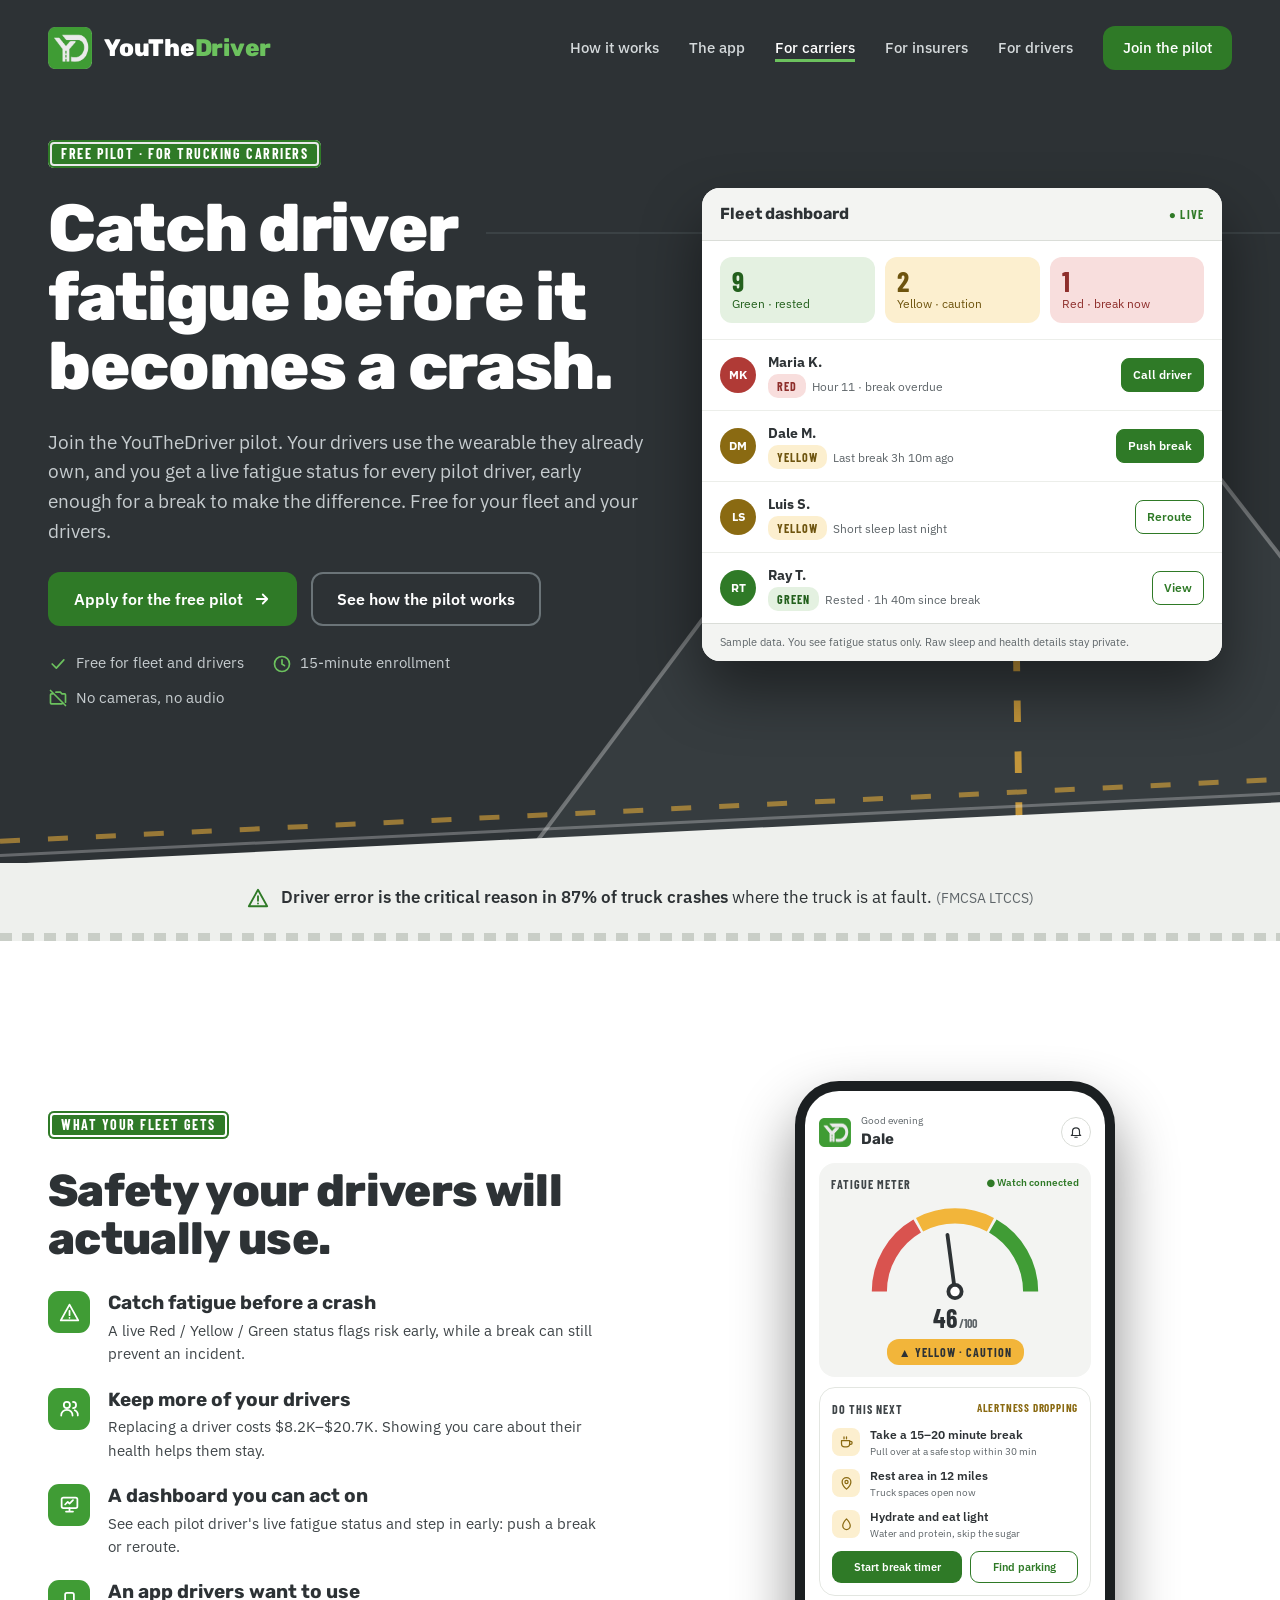
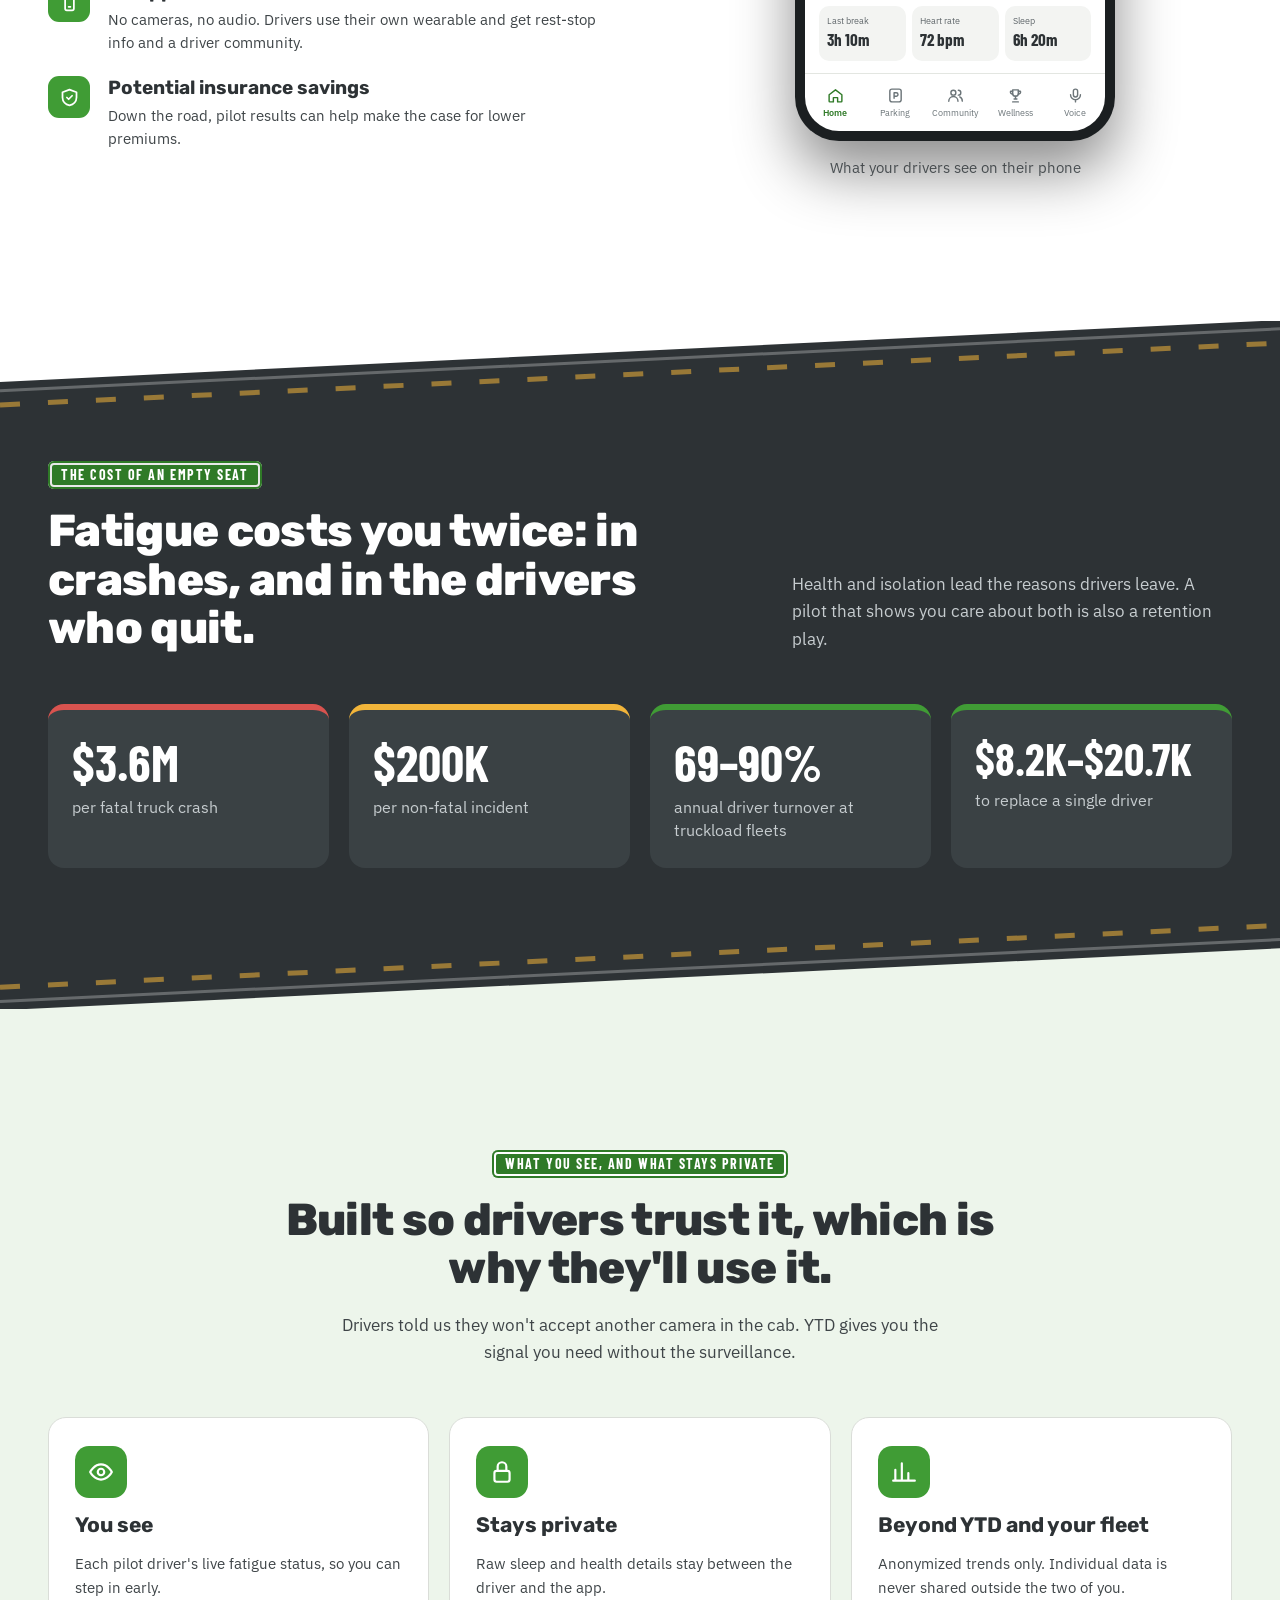
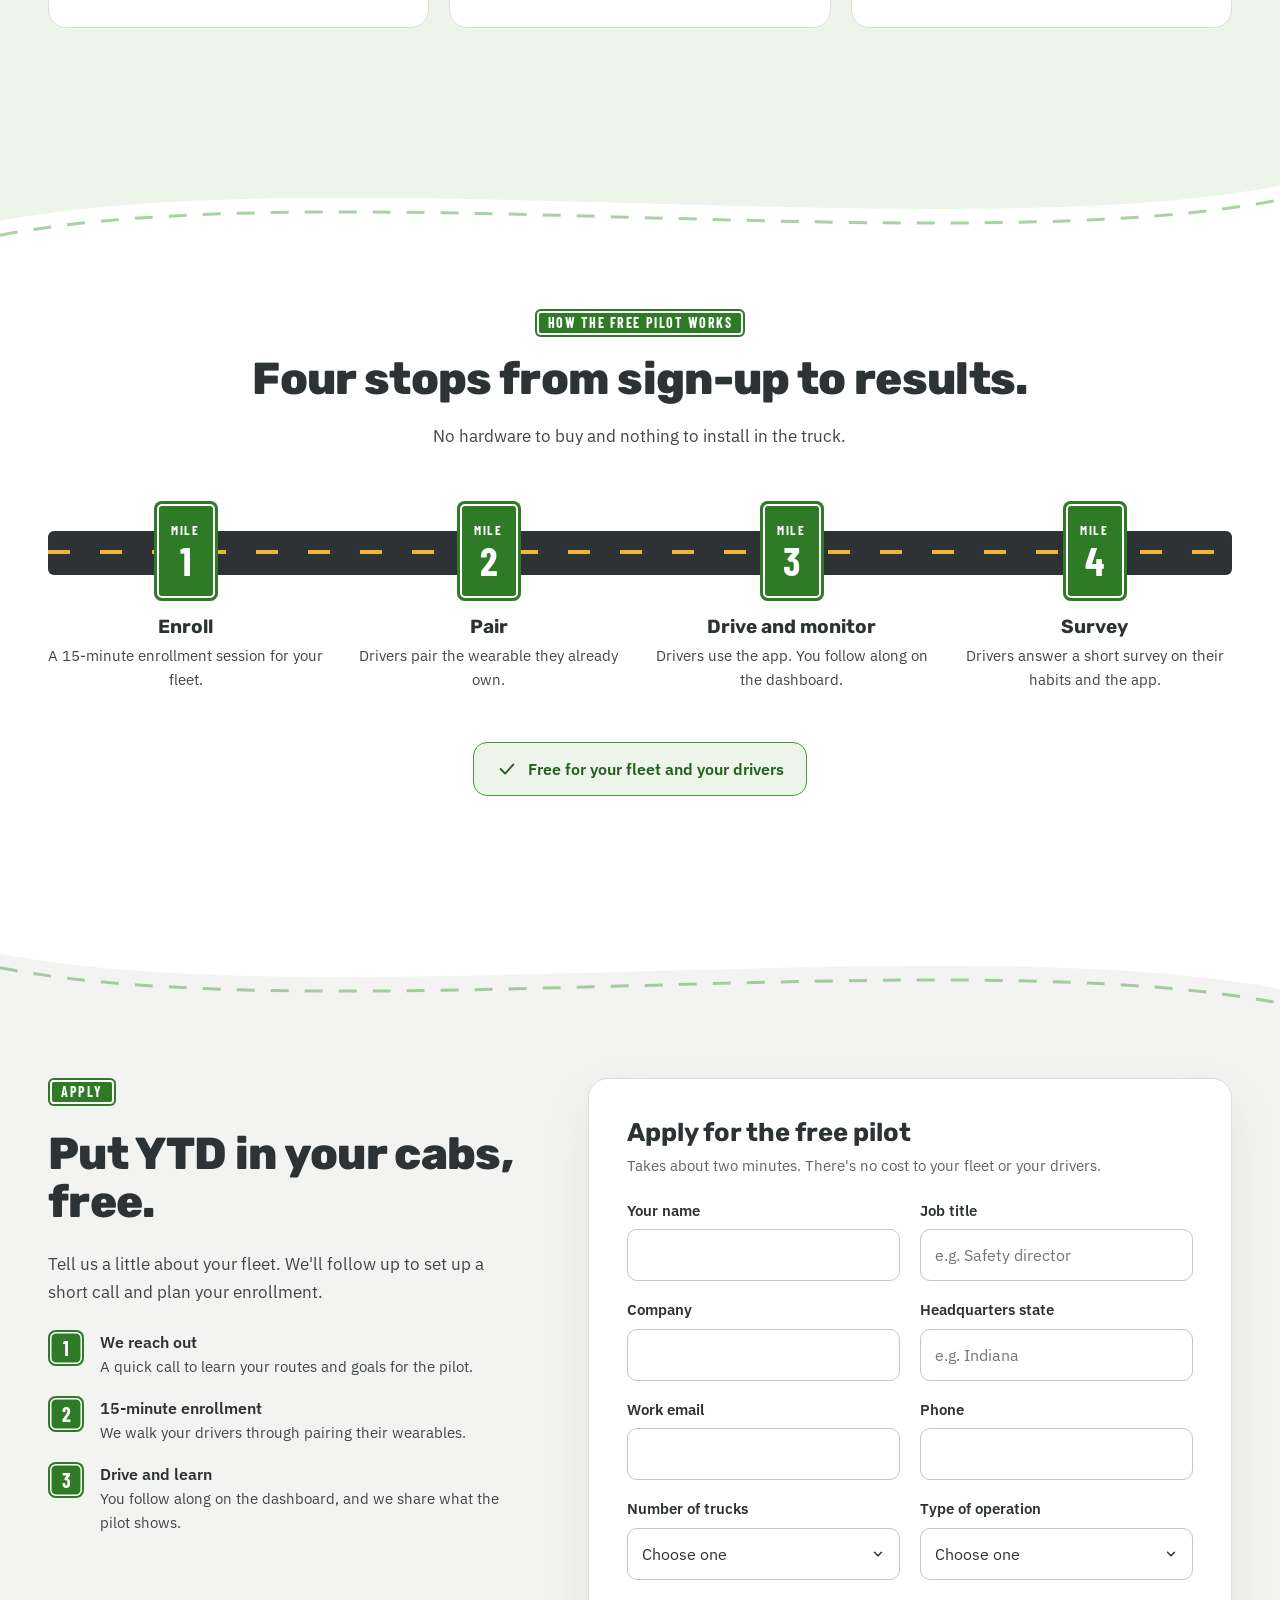
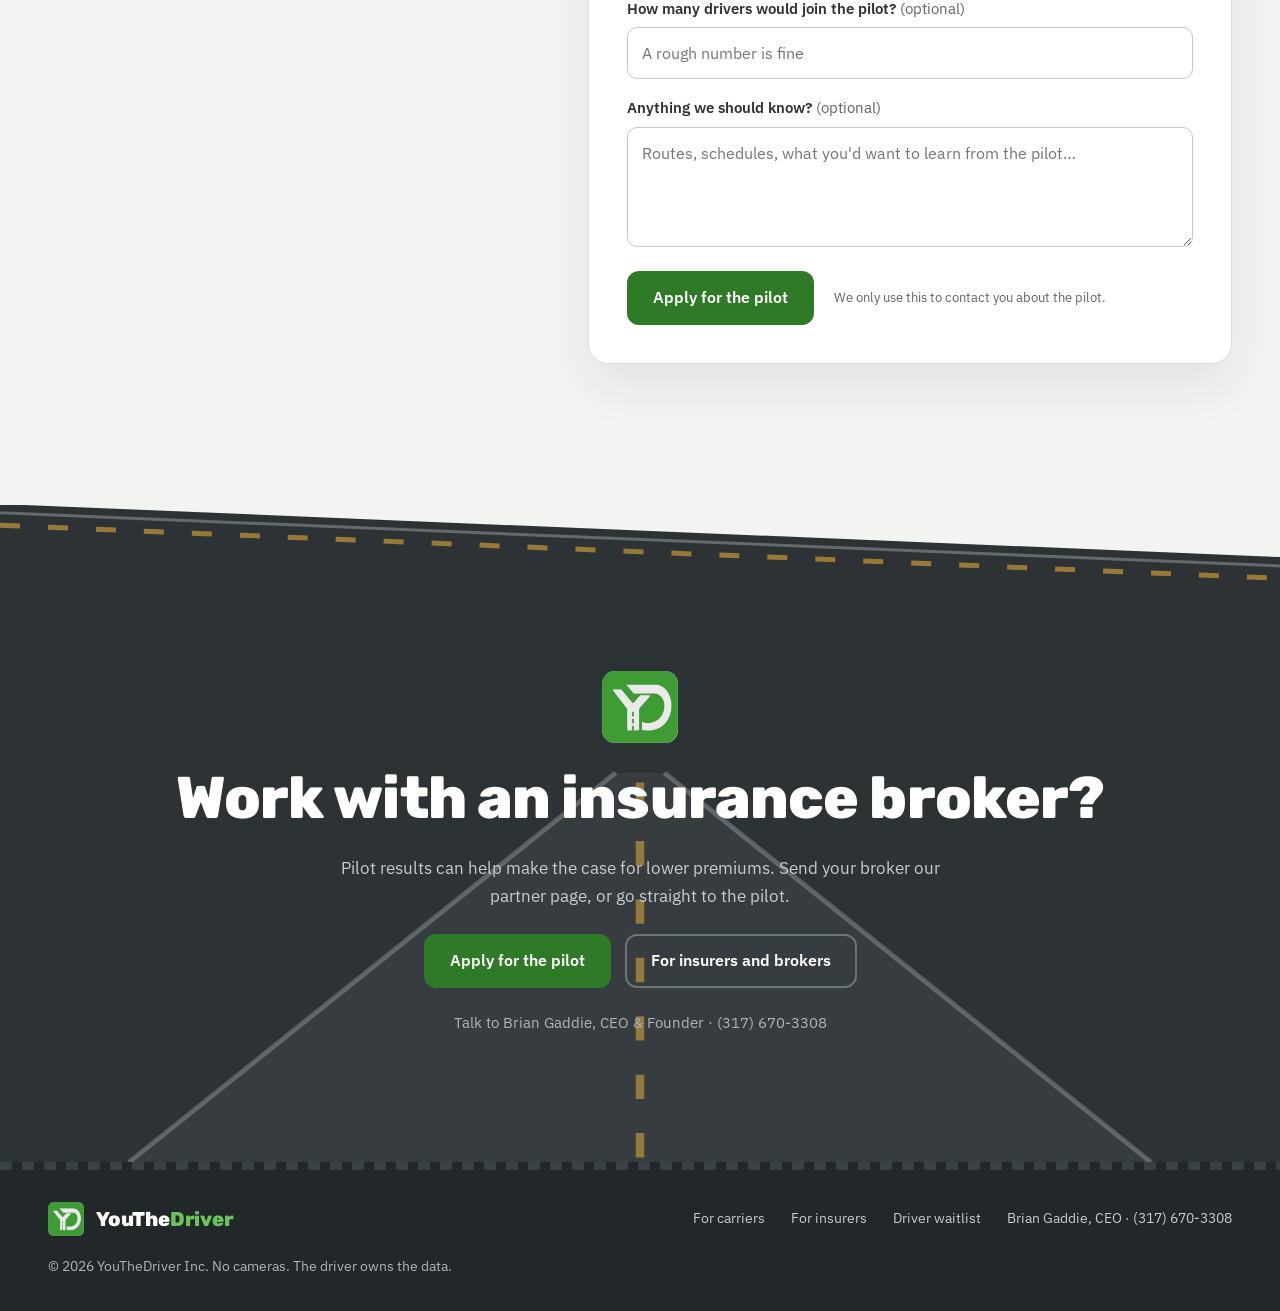
<file: carriers.html>
<!doctype html>
<html lang="en">
<head>
<meta charset="utf-8">
<meta name="viewport" content="width=device-width, initial-scale=1">
<title>Free fatigue pilot for trucking carriers · YouTheDriver</title>
<meta name="description" content="Join the free YouTheDriver pilot. Predict driver fatigue before it becomes a crash, using the wearable your drivers already own. Free for your fleet and your drivers.">
<meta property="og:title" content="Free fatigue pilot for trucking carriers · YouTheDriver">
<meta property="og:description" content="Join the free YouTheDriver pilot. Predict driver fatigue before it becomes a crash, using the wearable your drivers already own. Free for your fleet and your drivers.">
<link rel="icon" type="image/png" href="ytd-icon.png">
<link rel="preconnect" href="https://fonts.googleapis.com">
<link rel="preconnect" href="https://fonts.gstatic.com" crossorigin>
<link rel="stylesheet" href="https://fonts.googleapis.com/css2?family=Rubik:wght@700;800&family=IBM+Plex+Sans:wght@400;500;600&family=Barlow+Condensed:wght@600;700&display=swap">
<link rel="stylesheet" href="styles.css">
</head>
<body>
<header class="nav">
  <div class="wrap">
    <a class="brand" href="index.html" aria-label="YouTheDriver home"><img src="ytd-icon.png" alt="" width="44" height="40"><span>YouThe<b>Driver</b></span></a>
    <nav class="nav-links" aria-label="Main">
      <a href="index.html#how">How it works</a>
      <a href="index.html#app">The app</a>
      <a href="carriers.html" aria-current="page">For carriers</a>
      <a href="insurers.html">For insurers</a>
      <a href="waitlist.html">For drivers</a>
      <a class="btn btn-green" href="carriers.html#apply">Join the pilot</a>
    </nav>
  </div>
</header>

<section class="hero dark">
  <svg class="hero-road" viewBox="0 0 860 784" preserveAspectRatio="xMidYMax slice" aria-hidden="true">
    <line x1="0" y1="140" x2="860" y2="140" stroke="#3B4245" stroke-width="2"/>
    <polygon points="540,140 580,140 1080,784 60,784" fill="#363C3F"/>
    <line x1="540" y1="140" x2="60" y2="784" stroke="#E9E9E9" stroke-opacity=".35" stroke-width="4"/>
    <line x1="580" y1="140" x2="1080" y2="784" stroke="#E9E9E9" stroke-opacity=".35" stroke-width="4"/>
    <line class="dash-52" x1="560" y1="150" x2="570" y2="784" stroke="#F2B53A" stroke-opacity=".75" stroke-width="7" stroke-dasharray="22 30"/>
  </svg>
  <div class="wrap hero-grid">
    <div class="hero-copy">
      <span class="sign in">Free pilot · For trucking carriers</span>
      <h1 class="h1 in" style="animation-delay:.1s">Catch driver fatigue before it becomes a crash.</h1>
      <p class="lead in" style="animation-delay:.2s">Join the YouTheDriver pilot. Your drivers use the wearable they already own, and you get a live fatigue status for every pilot driver, early enough for a break to make the difference. Free for your fleet and your drivers.</p>
      <div class="btn-row in" style="animation-delay:.3s">
        <a class="btn btn-green" href="#apply">Apply for the free pilot <svg class="arrow" viewBox="0 0 24 24" fill="none" stroke="currentColor" stroke-width="2.4" stroke-linecap="round" stroke-linejoin="round" aria-hidden="true"><path d="M5 12h14M13 6l6 6-6 6"/></svg></a>
        <a class="btn btn-ghost" href="#pilot">See how the pilot works</a>
      </div>
      <div class="trust in" style="animation-delay:.45s">
        <span><svg class="ico" viewBox="0 0 24 24" fill="none" stroke="currentColor" stroke-width="2" stroke-linecap="round" stroke-linejoin="round" aria-hidden="true"><path d="M5 12l5 5 9-10"/></svg>Free for fleet and drivers</span><span><svg class="ico" viewBox="0 0 24 24" fill="none" stroke="currentColor" stroke-width="2" stroke-linecap="round" stroke-linejoin="round" aria-hidden="true"><circle cx="12" cy="12" r="9"/><path d="M12 7v5l3 2"/></svg>15-minute enrollment</span><span><svg class="ico" viewBox="0 0 24 24" fill="none" stroke="currentColor" stroke-width="2" stroke-linecap="round" stroke-linejoin="round" aria-hidden="true"><path d="M3 3l18 18M9.5 5H15l1.5 2H20a1 1 0 0 1 1 1v9M17 19H4a1 1 0 0 1-1-1V8a1 1 0 0 1 1-1h2"/></svg>No cameras, no audio</span>
      </div>
    </div>
    <div class="hero-visual" style="min-height:560px"><div class="dash in" style="animation-delay:.25s;animation-duration:1s" role="img" aria-label="Sample fleet dashboard showing live fatigue status for pilot drivers">
  <div class="dash-top"><strong>Fleet dashboard</strong><span class="cond" style="font-size:12px;color:var(--green-d)"><span class="blink">●</span> Live</span></div>
  <div class="dash-counts">
    <div style="background:#E4F1E1;color:var(--green-dd)"><b>9</b><span>Green · rested</span></div>
    <div style="background:#FCEFCF;color:#6E540E"><b>2</b><span>Yellow · caution</span></div>
    <div style="background:#F8DEDD;color:#8E2E2B"><b>1</b><span>Red · break now</span></div>
  </div>
  <div class="dash-row"><span class="av" style="background:#B03A36">MK</span><div><strong>Maria K.</strong><small><span class="st st-r">RED</span>Hour 11 · break overdue</small></div><span class="mini-btn solid">Call driver</span></div>
  <div class="dash-row"><span class="av" style="background:#8A6A12">DM</span><div><strong>Dale M.</strong><small><span class="st st-y">YELLOW</span>Last break 3h 10m ago</small></div><span class="mini-btn solid">Push break</span></div>
  <div class="dash-row"><span class="av" style="background:#8A6A12">LS</span><div><strong>Luis S.</strong><small><span class="st st-y">YELLOW</span>Short sleep last night</small></div><span class="mini-btn">Reroute</span></div>
  <div class="dash-row"><span class="av" style="background:var(--green-d)">RT</span><div><strong>Ray T.</strong><small><span class="st st-g">GREEN</span>Rested · 1h 40m since break</small></div><span class="mini-btn">View</span></div>
  <div class="dash-foot">Sample data. You see fatigue status only. Raw sleep and health details stay private.</div>
</div></div>
  </div>
  <svg class="edge edge-bottom" viewBox="0 0 1440 110" preserveAspectRatio="none" aria-hidden="true"><line class="dash-48" x1="0" y1="84" x2="1440" y2="14" stroke="#F2B53A" stroke-opacity=".55" stroke-width="5" stroke-dasharray="20 28" vector-effect="non-scaling-stroke"/><line x1="0" y1="100" x2="1440" y2="30" stroke="#E9E9E9" stroke-opacity=".3" stroke-width="3" vector-effect="non-scaling-stroke"/><polygon points="0,110 1440,40 1440,110" fill="#EEF0ED"/></svg>
</section>
<div class="banner">
  <div class="wrap"><svg class="ico" viewBox="0 0 24 24" fill="none" stroke="currentColor" stroke-width="2" stroke-linecap="round" stroke-linejoin="round" aria-hidden="true"><path d="M12 3l10 18H2z"/><path d="M12 10v5M12 18v.01"/></svg><span><strong style="font-weight:600">Driver error is the critical reason in 87% of truck crashes</strong> where the truck is at fault. <span class="muted" style="font-size:14px">(FMCSA LTCCS)</span></span></div>
  <span class="rumble bottom" aria-hidden="true"></span>
</div>

<section class="sec" id="gets">
  <div class="wrap split" style="align-items:center">
    <div class="head reveal" style="gap:28px">
      <span class="sign">What your fleet gets</span>
      <h2 class="h2">Safety your drivers will actually use.</h2>
      <div style="display:flex;flex-direction:column;gap:22px">
        <div style="display:flex;gap:18px"><span class="tile sm"><svg class="ico" viewBox="0 0 24 24" fill="none" stroke="currentColor" stroke-width="2" stroke-linecap="round" stroke-linejoin="round" aria-hidden="true"><path d="M12 3l10 18H2z"/><path d="M12 10v5M12 18v.01"/></svg></span><div><h3 class="h4" style="font-size:19px">Catch fatigue before a crash</h3><p class="small" style="margin:4px 0 0">A live Red / Yellow / Green status flags risk early, while a break can still prevent an incident.</p></div></div>
        <div style="display:flex;gap:18px"><span class="tile sm"><svg class="ico" viewBox="0 0 24 24" fill="none" stroke="currentColor" stroke-width="2" stroke-linecap="round" stroke-linejoin="round" aria-hidden="true"><circle cx="9" cy="8" r="3.5"/><path d="M2.5 20a6.5 6.5 0 0 1 13 0M16 4.5a3.5 3.5 0 0 1 0 7M18 14a6 6 0 0 1 3.5 6"/></svg></span><div><h3 class="h4" style="font-size:19px">Keep more of your drivers</h3><p class="small" style="margin:4px 0 0">Replacing a driver costs $8.2K–$20.7K. Showing you care about their health helps them stay.</p></div></div>
        <div style="display:flex;gap:18px"><span class="tile sm"><svg class="ico" viewBox="0 0 24 24" fill="none" stroke="currentColor" stroke-width="2" stroke-linecap="round" stroke-linejoin="round" aria-hidden="true"><rect x="3" y="4" width="18" height="12" rx="2"/><path d="M8 20h8M12 16v4M7 12l3-3 2 2 4-4"/></svg></span><div><h3 class="h4" style="font-size:19px">A dashboard you can act on</h3><p class="small" style="margin:4px 0 0">See each pilot driver's live fatigue status and step in early: push a break or reroute.</p></div></div>
        <div style="display:flex;gap:18px"><span class="tile sm"><svg class="ico" viewBox="0 0 24 24" fill="none" stroke="currentColor" stroke-width="2" stroke-linecap="round" stroke-linejoin="round" aria-hidden="true"><rect x="7" y="2" width="10" height="20" rx="2"/><path d="M11 18h2"/></svg></span><div><h3 class="h4" style="font-size:19px">An app drivers want to use</h3><p class="small" style="margin:4px 0 0">No cameras, no audio. Drivers use their own wearable and get rest-stop info and a driver community.</p></div></div>
        <div style="display:flex;gap:18px"><span class="tile sm"><svg class="ico" viewBox="0 0 24 24" fill="none" stroke="currentColor" stroke-width="2" stroke-linecap="round" stroke-linejoin="round" aria-hidden="true"><path d="M12 3l8 3v6c0 4.5-3.4 8-8 9-4.6-1-8-4.5-8-9V6z"/><path d="M9 12l2 2 4-4"/></svg></span><div><h3 class="h4" style="font-size:19px">Potential insurance savings</h3><p class="small" style="margin:4px 0 0">Down the road, pilot results can help make the case for lower premiums.</p></div></div>
      </div>
    </div>
    <div class="reveal d2" style="display:flex;flex-direction:column;align-items:center;gap:16px">
      <div class="" style="animation-delay: .25s; animation-duration: 1s; position: relative; flex-shrink: 0; width: 320px; height: 660px; box-sizing: border-box; border-radius: 44px; background: #1B1F21; padding: 10px; box-shadow: 0 30px 60px rgba(0,0,0,0.45)">
    <div style="width: 300px; height: 640px; border-radius: 34px; background: #ffffff; color: #2D3235; overflow: hidden; display: flex; flex-direction: column; box-sizing: border-box; padding: 22px 14px 0">
      <div style="display: flex; align-items: center; justify-content: space-between">
        <div style="display: flex; align-items: center; gap: 10px">
          <img src="ytd-icon.png" alt="" style="width: 32px; height: 29px">
          <div style="display: flex; flex-direction: column">
            <span style="font-size: 10px; color: #5E6569">Good evening</span>
            <span style="font-family: 'Rubik', sans-serif; font-weight: 700; font-size: 15px">Dale</span>
          </div>
        </div>
        <span style="width: 30px; height: 30px; border-radius: 15px; border: 1px solid #DADDD8; display: flex; align-items: center; justify-content: center; color: #2D3235">
          <svg width="14" height="14" viewBox="0 0 24 24" fill="none" stroke="currentColor" stroke-width="2" stroke-linecap="round" stroke-linejoin="round"><path d="M6 16V11a6 6 0 0 1 12 0v5l2 2H4z"></path><path d="M10 21h4"></path></svg>
        </span>
      </div>
      <div style="margin-top: 12px; padding: 12px; border-radius: 16px; background: #F3F4F2; display: flex; flex-direction: column; align-items: center; gap: 4px">
        <div style="width: 100%; display: flex; justify-content: space-between">
          <span style="font-family: 'Barlow Condensed', sans-serif; font-weight: 700; font-size: 12px; letter-spacing: 1px; color: #3F4548">FATIGUE METER</span>
          <span style="font-size: 10px; color: #2F7A27; font-weight: 600"><span class="blink">●</span> Watch connected</span>
        </div>
        <svg width="190" height="104" viewBox="0 0 200 110" aria-hidden="true">
          <path d="M20 100 A80 80 0 0 1 60 30.72" fill="none" stroke="#D9534F" stroke-width="16"></path>
          <path d="M62.5 29.3 A80 80 0 0 1 137.5 29.3" fill="none" stroke="#F2B53A" stroke-width="16"></path>
          <path d="M140 30.72 A80 80 0 0 1 180 100" fill="none" stroke="#409C35" stroke-width="16"></path>
          <line class="needle" x1="100" y1="100" x2="92" y2="40" stroke="#2D3235" stroke-width="4" stroke-linecap="round"></line>
          <circle cx="100" cy="100" r="7" fill="#ffffff" stroke="#2D3235" stroke-width="4"></circle>
        </svg>
        <span style="font-family: 'Barlow Condensed', sans-serif; font-weight: 700; font-size: 26px; line-height: 1">46<span style="font-size: 12px; color: #5E6569"> /100</span></span>
        <span style="margin-top: 4px; padding: 4px 12px; border-radius: 12px; background: #F2B53A; font-family: 'Barlow Condensed', sans-serif; font-weight: 700; font-size: 12px; letter-spacing: 1px">▲ YELLOW · CAUTION</span>
      </div>
      <div style="margin-top: 10px; padding: 12px; border-radius: 16px; border: 1px solid #E3E6E1; display: flex; flex-direction: column; gap: 8px">
        <div style="display: flex; justify-content: space-between">
          <span style="font-family: 'Barlow Condensed', sans-serif; font-weight: 700; font-size: 12px; letter-spacing: 1px; color: #3F4548">DO THIS NEXT</span>
          <span style="font-family: 'Barlow Condensed', sans-serif; font-weight: 700; font-size: 11px; letter-spacing: 0.8px; color: #8A6A12">ALERTNESS DROPPING</span>
        </div>
        <div style="display: flex; gap: 10px; align-items: center">
          <span style="width: 28px; height: 28px; border-radius: 8px; background: #FCEFCF; display: flex; align-items: center; justify-content: center; color: #8A6A12"><svg width="15" height="15" viewBox="0 0 24 24" fill="none" stroke="currentColor" stroke-width="2" stroke-linecap="round" stroke-linejoin="round"><path d="M4 9h13v5a5 5 0 0 1-5 5H9a5 5 0 0 1-5-5z"></path><path d="M17 10h1.5a2.5 2.5 0 0 1 0 5H17M8 3v3M12 3v3"></path></svg></span>
          <div style="display: flex; flex-direction: column"><span style="font-size: 12px; font-weight: 600">Take a 15–20 minute break</span><span style="font-size: 10px; color: #5E6569">Pull over at a safe stop within 30 min</span></div>
        </div>
        <div style="display: flex; gap: 10px; align-items: center">
          <span style="width: 28px; height: 28px; border-radius: 8px; background: #FCEFCF; display: flex; align-items: center; justify-content: center; color: #8A6A12"><svg width="15" height="15" viewBox="0 0 24 24" fill="none" stroke="currentColor" stroke-width="2" stroke-linecap="round" stroke-linejoin="round"><path d="M12 21s-7-6.2-7-11.5a7 7 0 0 1 14 0C19 14.8 12 21 12 21z"></path><circle cx="12" cy="9.5" r="2.5"></circle></svg></span>
          <div style="display: flex; flex-direction: column"><span style="font-size: 12px; font-weight: 600">Rest area in 12 miles</span><span style="font-size: 10px; color: #5E6569">Truck spaces open now</span></div>
        </div>
        <div style="display: flex; gap: 10px; align-items: center">
          <span style="width: 28px; height: 28px; border-radius: 8px; background: #FCEFCF; display: flex; align-items: center; justify-content: center; color: #8A6A12"><svg width="15" height="15" viewBox="0 0 24 24" fill="none" stroke="currentColor" stroke-width="2" stroke-linecap="round" stroke-linejoin="round"><path d="M12 3s6 6.5 6 11a6 6 0 0 1-12 0c0-4.5 6-11 6-11z"></path></svg></span>
          <div style="display: flex; flex-direction: column"><span style="font-size: 12px; font-weight: 600">Hydrate and eat light</span><span style="font-size: 10px; color: #5E6569">Water and protein, skip the sugar</span></div>
        </div>
        <div style="display: flex; gap: 8px; margin-top: 2px">
          <span style="flex-grow: 1; height: 32px; border-radius: 9px; background: #2F7A27; color: #ffffff; font-size: 11px; font-weight: 600; display: flex; align-items: center; justify-content: center">Start break timer</span>
          <span style="flex-grow: 1; height: 32px; border-radius: 9px; border: 1.5px solid #2F7A27; color: #2F7A27; font-size: 11px; font-weight: 600; display: flex; align-items: center; justify-content: center">Find parking</span>
        </div>
      </div>
      <div style="margin-top: 10px; display: grid; grid-template-columns: repeat(3, minmax(0, 1fr)); gap: 6px">
        <div style="padding: 8px; border-radius: 10px; background: #F3F4F2; display: flex; flex-direction: column"><span style="font-size: 9px; color: #5E6569">Last break</span><span style="font-family: 'Barlow Condensed', sans-serif; font-weight: 700; font-size: 17px">3h 10m</span></div>
        <div style="padding: 8px; border-radius: 10px; background: #F3F4F2; display: flex; flex-direction: column"><span style="font-size: 9px; color: #5E6569">Heart rate</span><span style="font-family: 'Barlow Condensed', sans-serif; font-weight: 700; font-size: 17px">72 bpm</span></div>
        <div style="padding: 8px; border-radius: 10px; background: #F3F4F2; display: flex; flex-direction: column"><span style="font-size: 9px; color: #5E6569">Sleep</span><span style="font-family: 'Barlow Condensed', sans-serif; font-weight: 700; font-size: 17px">6h 20m</span></div>
      </div>
      <div style="margin-top: auto; margin-left: -14px; margin-right: -14px; height: 58px; border-top: 1px solid #E3E6E1; display: grid; grid-template-columns: repeat(5, minmax(0, 1fr)); align-items: center">
        <div style="display: flex; flex-direction: column; align-items: center; gap: 2px; color: #2F7A27"><svg width="17" height="17" viewBox="0 0 24 24" fill="none" stroke="currentColor" stroke-width="2" stroke-linecap="round" stroke-linejoin="round"><path d="M3 11l9-7 9 7v9a1 1 0 0 1-1 1h-5v-6h-6v6H4a1 1 0 0 1-1-1z"></path></svg><span style="font-size: 9px; font-weight: 600">Home</span></div>
        <div style="display: flex; flex-direction: column; align-items: center; gap: 2px; color: #6B7478"><svg width="17" height="17" viewBox="0 0 24 24" fill="none" stroke="currentColor" stroke-width="2" stroke-linecap="round" stroke-linejoin="round"><rect x="4" y="3" width="16" height="18" rx="3"></rect><path d="M10 16V8h3a2.5 2.5 0 0 1 0 5h-3"></path></svg><span style="font-size: 9px">Parking</span></div>
        <div style="display: flex; flex-direction: column; align-items: center; gap: 2px; color: #6B7478"><svg width="17" height="17" viewBox="0 0 24 24" fill="none" stroke="currentColor" stroke-width="2" stroke-linecap="round" stroke-linejoin="round"><circle cx="9" cy="8" r="3.5"></circle><path d="M2.5 20a6.5 6.5 0 0 1 13 0M16 4.5a3.5 3.5 0 0 1 0 7M18 14a6 6 0 0 1 3.5 6"></path></svg><span style="font-size: 9px">Community</span></div>
        <div style="display: flex; flex-direction: column; align-items: center; gap: 2px; color: #6B7478"><svg width="17" height="17" viewBox="0 0 24 24" fill="none" stroke="currentColor" stroke-width="2" stroke-linecap="round" stroke-linejoin="round"><path d="M8 4h8v5a4 4 0 0 1-8 0z"></path><path d="M8 6H5a3 3 0 0 0 3 4M16 6h3a3 3 0 0 1-3 4M12 13v4M8 21h8M10 17h4"></path></svg><span style="font-size: 9px">Wellness</span></div>
        <div style="display: flex; flex-direction: column; align-items: center; gap: 2px; color: #6B7478"><svg width="17" height="17" viewBox="0 0 24 24" fill="none" stroke="currentColor" stroke-width="2" stroke-linecap="round" stroke-linejoin="round"><rect x="9" y="3" width="6" height="11" rx="3"></rect><path d="M5 11a7 7 0 0 0 14 0M12 18v3"></path></svg><span style="font-size: 9px">Voice</span></div>
      </div>
    </div>
  </div>
      <span class="muted" style="font-size:15px">What your drivers see on their phone</span>
    </div>
  </div>
</section>

<section class="sec bg-dark dark">
  <svg class="edge edge-top" viewBox="0 0 1440 110" preserveAspectRatio="none" aria-hidden="true"><polygon points="0,0 1440,0 0,70" fill="#ffffff"/><line x1="0" y1="80" x2="1440" y2="10" stroke="#E9E9E9" stroke-opacity=".3" stroke-width="3" vector-effect="non-scaling-stroke"/><line class="dash-48" x1="0" y1="96" x2="1440" y2="26" stroke="#F2B53A" stroke-opacity=".55" stroke-width="5" stroke-dasharray="20 28" vector-effect="non-scaling-stroke"/></svg>
  <div class="wrap stack">
    <div class="head-split reveal">
      <div class="head"><span class="sign">The cost of an empty seat</span><h2 class="h2" style="max-width:640px">Fatigue costs you twice: in crashes, and in the drivers who quit.</h2></div>
      <p class="lead">Health and isolation lead the reasons drivers leave. A pilot that shows you care about both is also a retention play.</p>
    </div>
    <div class="grid g4 reveal">
      <div class="stat lift" style="background:var(--ink-3);border-top-color:var(--red)"><b>$3.6M</b><span style="color:var(--on-dark)">per fatal truck crash</span></div>
      <div class="stat lift" style="background:var(--ink-3);border-top-color:var(--amber)"><b>$200K</b><span style="color:var(--on-dark)">per non-fatal incident</span></div>
      <div class="stat lift" style="background:var(--ink-3)"><b>69–90%</b><span style="color:var(--on-dark)">annual driver turnover at truckload fleets</span></div>
      <div class="stat lift" style="background:var(--ink-3)"><b style="font-size:clamp(38px,3.5vw,48px)">$8.2K–$20.7K</b><span style="color:var(--on-dark)">to replace a single driver</span></div>
    </div>
  </div>
  <svg class="edge edge-bottom" viewBox="0 0 1440 110" preserveAspectRatio="none" aria-hidden="true"><line class="dash-48" x1="0" y1="84" x2="1440" y2="14" stroke="#F2B53A" stroke-opacity=".55" stroke-width="5" stroke-dasharray="20 28" vector-effect="non-scaling-stroke"/><line x1="0" y1="100" x2="1440" y2="30" stroke="#E9E9E9" stroke-opacity=".3" stroke-width="3" vector-effect="non-scaling-stroke"/><polygon points="0,110 1440,40 1440,110" fill="#EDF5EB"/></svg>
</section>

<section class="sec bg-tint">
  <div class="wrap stack">
    <div class="head center reveal"><span class="sign">What you see, and what stays private</span><h2 class="h2" style="max-width:780px">Built so drivers trust it, which is why they'll use it.</h2><p class="lead">Drivers told us they won't accept another camera in the cab. YTD gives you the signal you need without the surveillance.</p></div>
    <div class="grid g3">
      <div class="card hl reveal"><span class="tile"><svg class="ico" viewBox="0 0 24 24" fill="none" stroke="currentColor" stroke-width="2" stroke-linecap="round" stroke-linejoin="round" aria-hidden="true"><path d="M2 12s3.5-7 10-7 10 7 10 7-3.5 7-10 7S2 12 2 12z"/><circle cx="12" cy="12" r="3"/></svg></span><h3 class="h4">You see</h3><p class="small" style="margin:0">Each pilot driver's live fatigue status, so you can step in early.</p></div>
      <div class="card hl reveal d2"><span class="tile"><svg class="ico" viewBox="0 0 24 24" fill="none" stroke="currentColor" stroke-width="2" stroke-linecap="round" stroke-linejoin="round" aria-hidden="true"><rect x="5" y="11" width="14" height="10" rx="2"/><path d="M8 11V7a4 4 0 0 1 8 0v4"/></svg></span><h3 class="h4">Stays private</h3><p class="small" style="margin:0">Raw sleep and health details stay between the driver and the app.</p></div>
      <div class="card hl reveal d3"><span class="tile"><svg class="ico" viewBox="0 0 24 24" fill="none" stroke="currentColor" stroke-width="2" stroke-linecap="round" stroke-linejoin="round" aria-hidden="true"><path d="M4 20V10M10 20V4M16 20v-7M22 20H2"/></svg></span><h3 class="h4">Beyond YTD and your fleet</h3><p class="small" style="margin:0">Anonymized trends only. Individual data is never shared outside the two of you.</p></div>
    </div>
  </div>
</section>

<section class="sec" id="pilot">
  <svg class="edge edge-top" viewBox="0 0 1440 110" preserveAspectRatio="none" aria-hidden="true"><path d="M0 0 H1440 V20 C1080 90 360 -10 0 60 Z" fill="#EDF5EB"/><path class="dash-34" d="M0 76 C360 6 1080 106 1440 36" fill="none" stroke="#409C35" stroke-opacity=".45" stroke-width="3" stroke-dasharray="18 16" vector-effect="non-scaling-stroke"/></svg>
  <div class="wrap stack">
    <div class="head center reveal"><span class="sign">How the free pilot works</span><h2 class="h2">Four stops from sign-up to results.</h2><p class="lead">No hardware to buy and nothing to install in the truck.</p></div>
    <div class="road-steps reveal">
      <div class="road-band" aria-hidden="true">
        <svg preserveAspectRatio="none" viewBox="0 0 1200 44"><line x1="0" y1="21" x2="1200" y2="21" stroke="#F2B53A" stroke-width="4" stroke-dasharray="22 30" vector-effect="non-scaling-stroke"/></svg>
        <span class="truck"><svg class="ico" viewBox="0 0 24 24" fill="none" stroke="currentColor" stroke-width="2" stroke-linecap="round" stroke-linejoin="round" aria-hidden="true"><path d="M2 6h11v10H2zM13 9h4l4 4v3h-8z"/><circle cx="6" cy="18" r="2"/><circle cx="17" cy="18" r="2"/></svg></span>
      </div>
      <div class="steps" style="--n:4">
        <div class="step"><span class="mile"><small>Mile</small><b>1</b></span><div><h3 class="h4">Enroll</h3><p class="small" style="margin:0">A 15-minute enrollment session for your fleet.</p></div></div>
        <div class="step"><span class="mile"><small>Mile</small><b>2</b></span><div><h3 class="h4">Pair</h3><p class="small" style="margin:0">Drivers pair the wearable they already own.</p></div></div>
        <div class="step"><span class="mile"><small>Mile</small><b>3</b></span><div><h3 class="h4">Drive and monitor</h3><p class="small" style="margin:0">Drivers use the app. You follow along on the dashboard.</p></div></div>
        <div class="step"><span class="mile"><small>Mile</small><b>4</b></span><div><h3 class="h4">Survey</h3><p class="small" style="margin:0">Drivers answer a short survey on their habits and the app.</p></div></div>
      </div>
    </div>
    <div class="reveal" style="display:flex;justify-content:center"><span style="display:inline-flex;align-items:center;gap:10px;padding:14px 22px;border-radius:14px;background:var(--tint);border:1.5px solid var(--green);font-weight:600;color:var(--green-dd)"><svg class="ico" viewBox="0 0 24 24" fill="none" stroke="currentColor" stroke-width="2" stroke-linecap="round" stroke-linejoin="round" aria-hidden="true"><path d="M5 12l5 5 9-10"/></svg> Free for your fleet and your drivers</span></div>
  </div>
</section>

<section class="sec bg-gray" id="apply">
  <svg class="edge edge-top" viewBox="0 0 1440 110" preserveAspectRatio="none" aria-hidden="true"><path d="M0 0 H1440 V60 C1080 -10 360 90 0 20 Z" fill="#ffffff"/><path class="dash-34" d="M0 36 C360 106 1080 6 1440 76" fill="none" stroke="#409C35" stroke-opacity=".45" stroke-width="3" stroke-dasharray="18 16" vector-effect="non-scaling-stroke"/></svg>
  <div class="wrap form-wrap">
    <div class="head reveal" style="gap:24px;position:sticky;top:40px">
      <span class="sign">Apply</span>
      <h2 class="h2">Put YTD in your cabs, free.</h2>
      <p class="lead">Tell us a little about your fleet. We'll follow up to set up a short call and plan your enrollment.</p>
      <ol class="next-steps">
        <li><span class="n">1</span><div><strong>We reach out</strong><span class="small">A quick call to learn your routes and goals for the pilot.</span></div></li>
        <li><span class="n">2</span><div><strong>15-minute enrollment</strong><span class="small">We walk your drivers through pairing their wearables.</span></div></li>
        <li><span class="n">3</span><div><strong>Drive and learn</strong><span class="small">You follow along on the dashboard, and we share what the pilot shows.</span></div></li>
      </ol>
    </div>
    <div class="reveal d2"><form class="form-card" name="fleet-pilot" method="POST" action="/thanks.html" data-netlify="true" netlify-honeypot="bot-field">
  <input type="hidden" name="form-name" value="fleet-pilot">
  <p class="hp"><label>Leave this empty: <input name="bot-field" tabindex="-1" autocomplete="off"></label></p>
  <h3 class="h3">Apply for the free pilot</h3>
  <p class="small muted" style="margin:0">Takes about two minutes. There's no cost to your fleet or your drivers.</p>
  <div class="form-grid">
    <div class="field"><label for="f-name">Your name</label><input id="f-name" type="text" name="name" autocomplete="name" required></div>
    <div class="field"><label for="f-title">Job title</label><input id="f-title" type="text" name="title" autocomplete="organization-title" placeholder="e.g. Safety director"></div>
    <div class="field"><label for="f-company">Company</label><input id="f-company" type="text" name="company" autocomplete="organization" required></div>
    <div class="field"><label for="f-state">Headquarters state</label><input id="f-state" type="text" name="state" autocomplete="address-level1" placeholder="e.g. Indiana"></div>
    <div class="field"><label for="f-email">Work email</label><input id="f-email" type="email" name="email" autocomplete="email" required></div>
    <div class="field"><label for="f-phone">Phone</label><input id="f-phone" type="tel" name="phone" autocomplete="tel"></div>
    <div class="field"><label for="f-size">Number of trucks</label>
      <select id="f-size" name="fleet_size" required><option value="">Choose one</option><option>1–9</option><option>10–49</option><option>50–199</option><option>200–499</option><option>500+</option></select></div>
    <div class="field"><label for="f-ops">Type of operation</label>
      <select id="f-ops" name="operation"><option value="">Choose one</option><option>Regional</option><option>Long-haul / OTR</option><option>Expedited</option><option>Dedicated / local</option><option>Mixed</option></select></div>
    <div class="field full"><label for="f-drivers">How many drivers would join the pilot? <span class="opt">(optional)</span></label><input id="f-drivers" type="text" name="pilot_drivers" placeholder="A rough number is fine"></div>
    <div class="field full"><label for="f-notes">Anything we should know? <span class="opt">(optional)</span></label><textarea id="f-notes" name="notes" placeholder="Routes, schedules, what you'd want to learn from the pilot…"></textarea></div>
    <div class="form-submit full"><button class="btn btn-green" type="submit">Apply for the pilot</button><p class="form-note">We only use this to contact you about the pilot.</p></div>
  </div>
</form></div>
  </div>
</section>

<section class="cta dark">
  <svg class="cta-road" viewBox="0 0 1440 540" preserveAspectRatio="xMidYMax slice" aria-hidden="true">
    <polygon points="700,220 740,220 1140,540 300,540" fill="#363C3F"/>
    <line x1="700" y1="220" x2="300" y2="540" stroke="#E9E9E9" stroke-opacity=".25" stroke-width="4"/>
    <line x1="740" y1="220" x2="1140" y2="540" stroke="#E9E9E9" stroke-opacity=".25" stroke-width="4"/>
    <line class="dash-48" x1="720" y1="228" x2="720" y2="540" stroke="#F2B53A" stroke-opacity=".5" stroke-width="7" stroke-dasharray="20 28"/>
  </svg>
  <svg class="edge edge-top" viewBox="0 0 1440 110" preserveAspectRatio="none" aria-hidden="true"><polygon points="0,0 1440,0 1440,60" fill="#F3F4F2"/><line x1="0" y1="10" x2="1440" y2="70" stroke="#E9E9E9" stroke-opacity=".3" stroke-width="3" vector-effect="non-scaling-stroke"/><line class="dash-48" x1="0" y1="24" x2="1440" y2="84" stroke="#F2B53A" stroke-opacity=".55" stroke-width="5" stroke-dasharray="20 28" vector-effect="non-scaling-stroke"/></svg>
  <div class="wrap">
    <div class="head center reveal">
      <img class="logo" src="ytd-icon.png" alt="YouTheDriver logo" width="76" height="69">
      <h2 class="h2" style="font-size:clamp(36px,4.6vw,60px)">Work with an insurance broker?</h2>
      <p class="lead" style="max-width:640px">Pilot results can help make the case for lower premiums. Send your broker our partner page, or go straight to the pilot.</p>
      <div class="btn-row" style="justify-content:center"><a class="btn btn-green" href="#apply">Apply for the pilot</a><a class="btn btn-ghost" href="insurers.html">For insurers and brokers</a></div>
      <a href="tel:+13176703308" style="color:var(--on-dark-2);font-size:15px">Talk to Brian Gaddie, CEO &amp; Founder · (317) 670-3308</a>
    </div>
  </div>
</section>

<footer class="foot">
  <span class="rumble top darkr" aria-hidden="true"></span>
  <div class="wrap">
    <a class="brand" href="index.html"><img src="ytd-icon.png" alt="" width="36" height="33"><span>YouThe<b>Driver</b></span></a>
    <nav aria-label="Footer">
      <a href="carriers.html">For carriers</a>
      <a href="insurers.html">For insurers</a>
      <a href="waitlist.html">Driver waitlist</a>
      <a href="tel:+13176703308">Brian Gaddie, CEO · (317) 670-3308</a>
    </nav>
    <span>© 2026 YouTheDriver Inc. No cameras. The driver owns the data.</span>
  </div>
</footer>
</body>
</html>
</file>
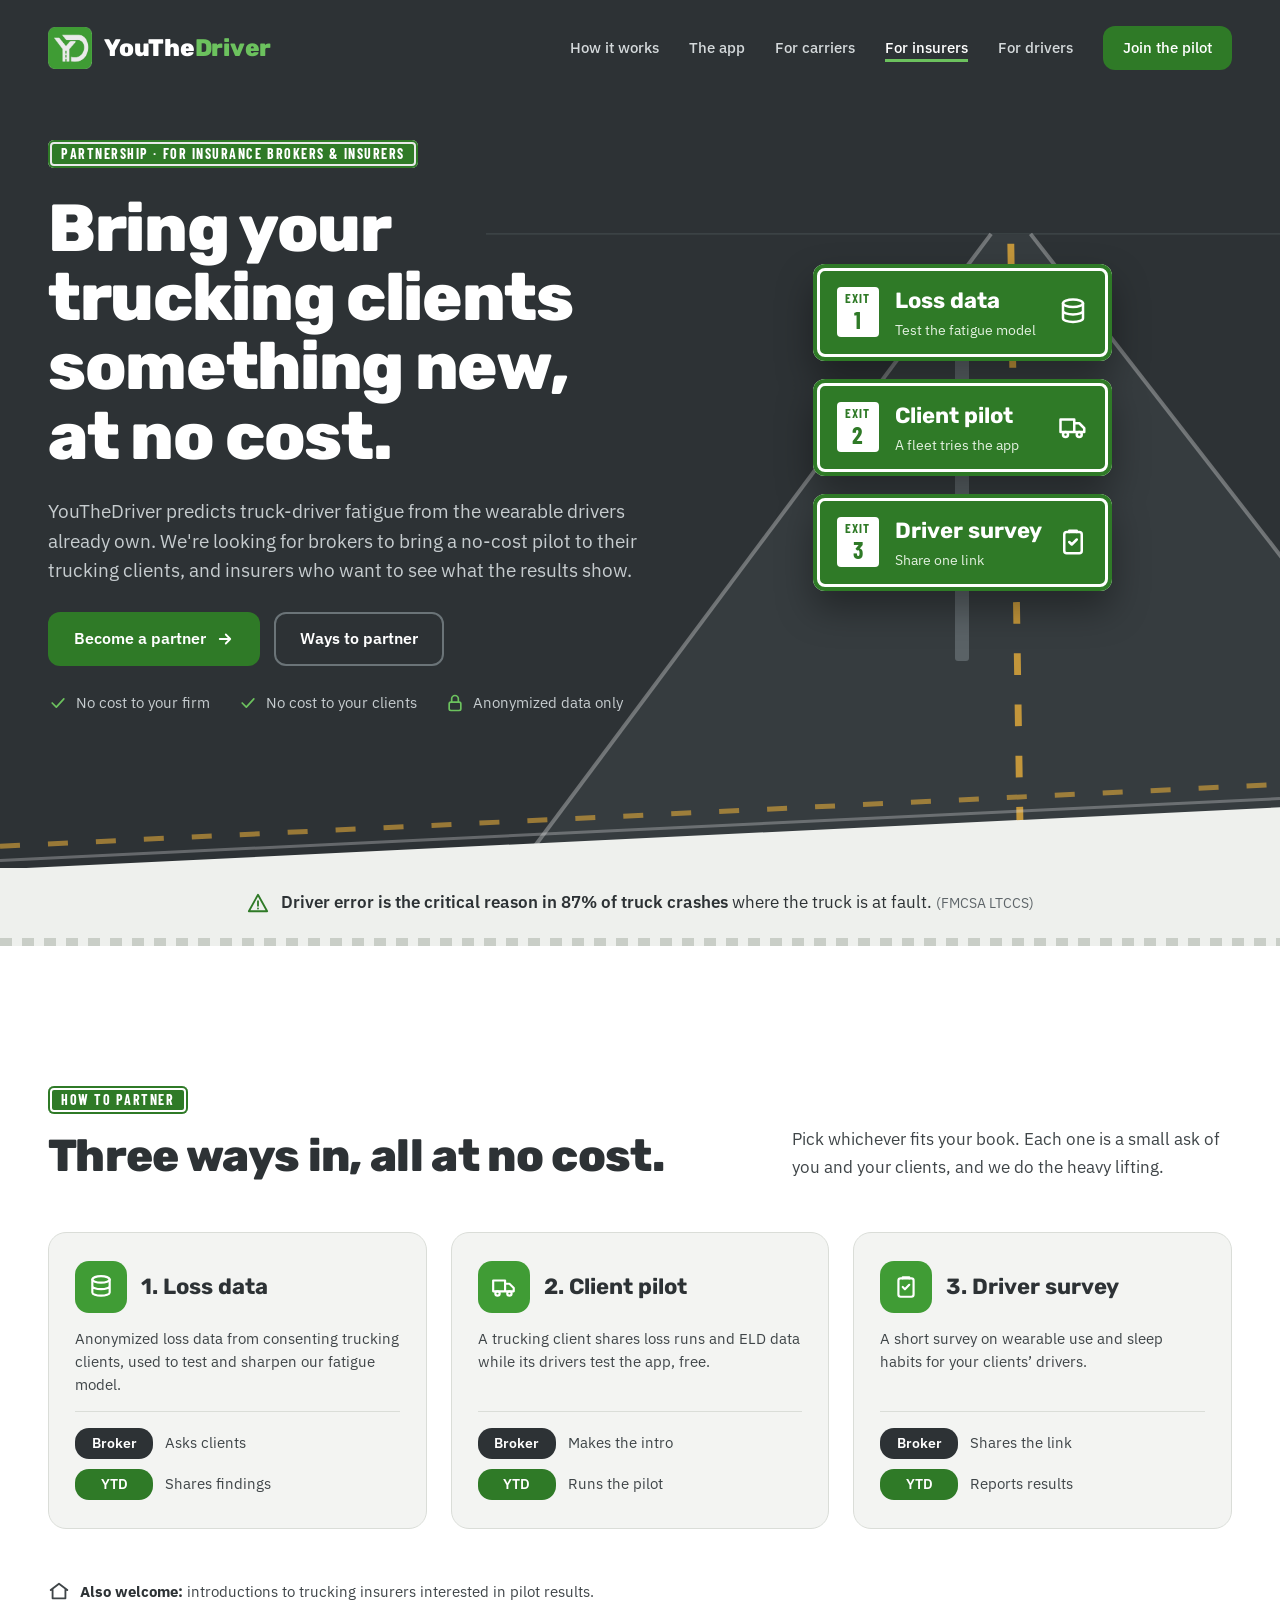
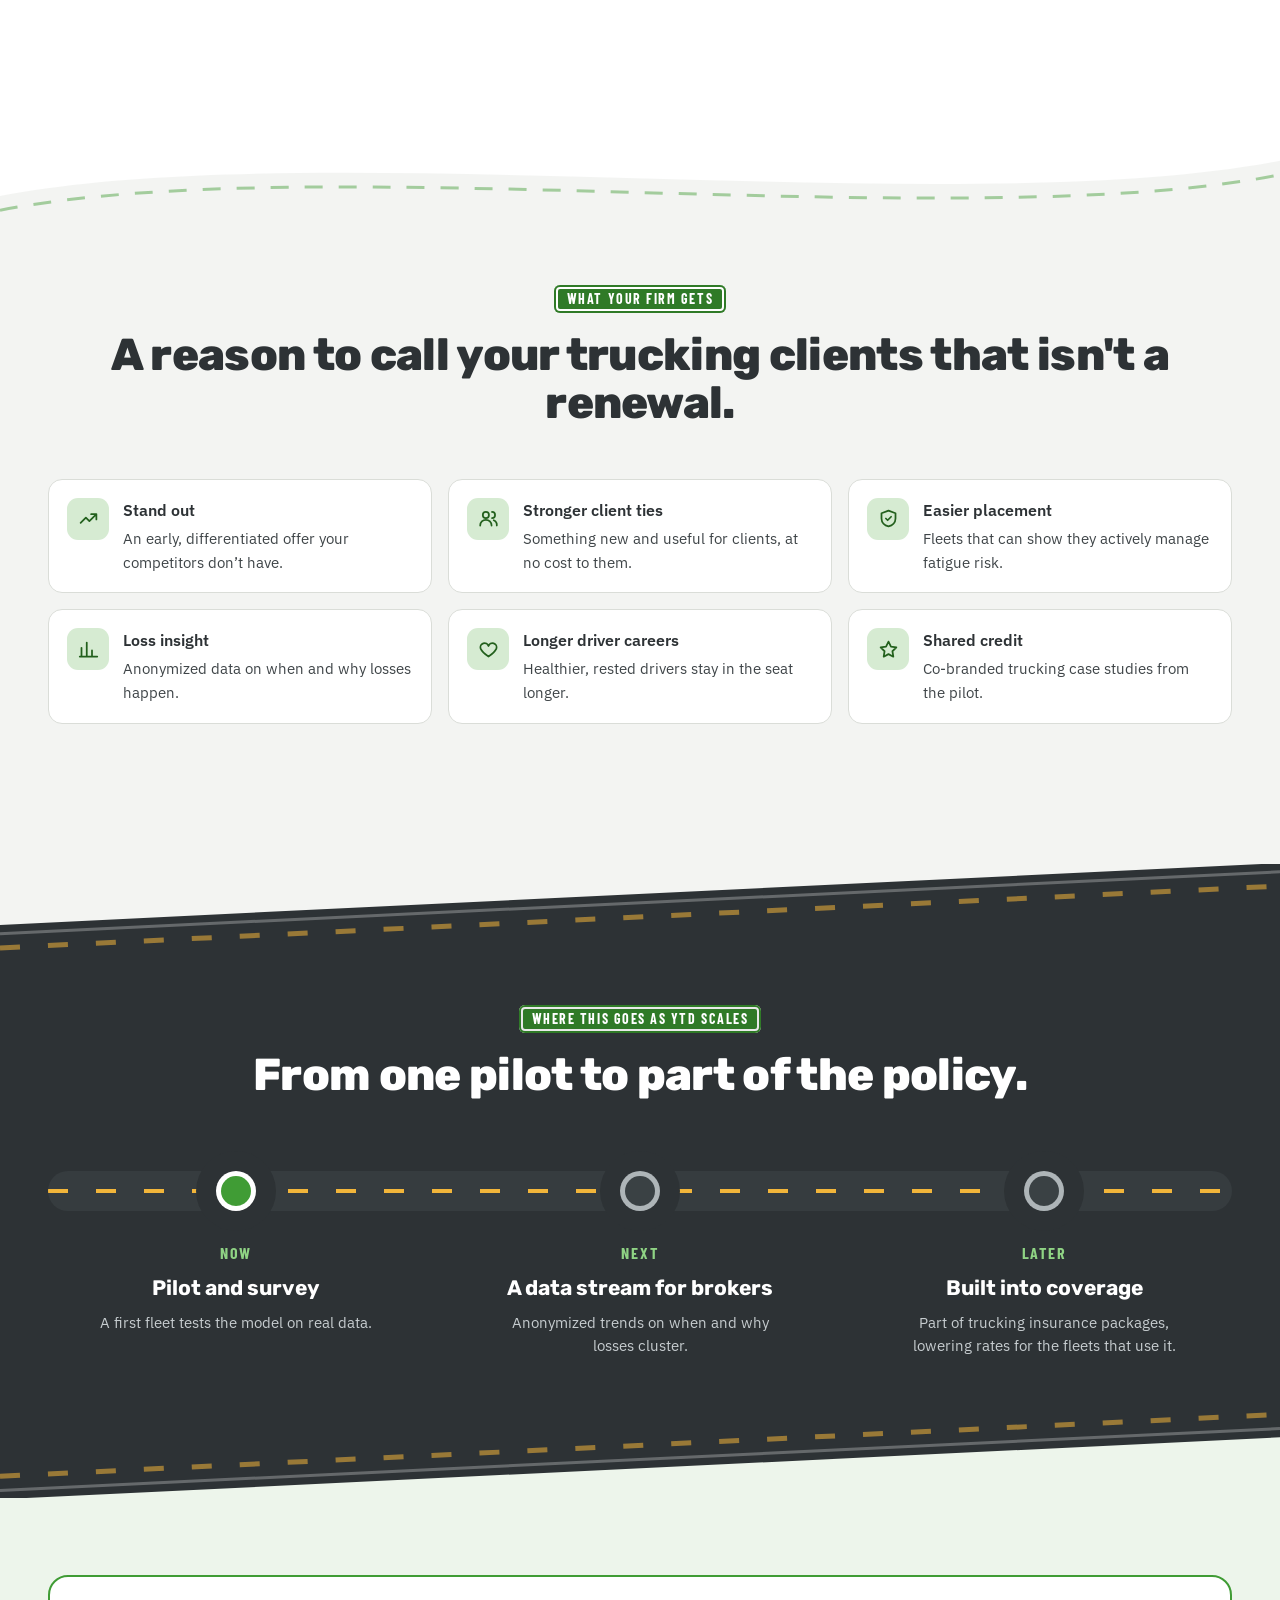
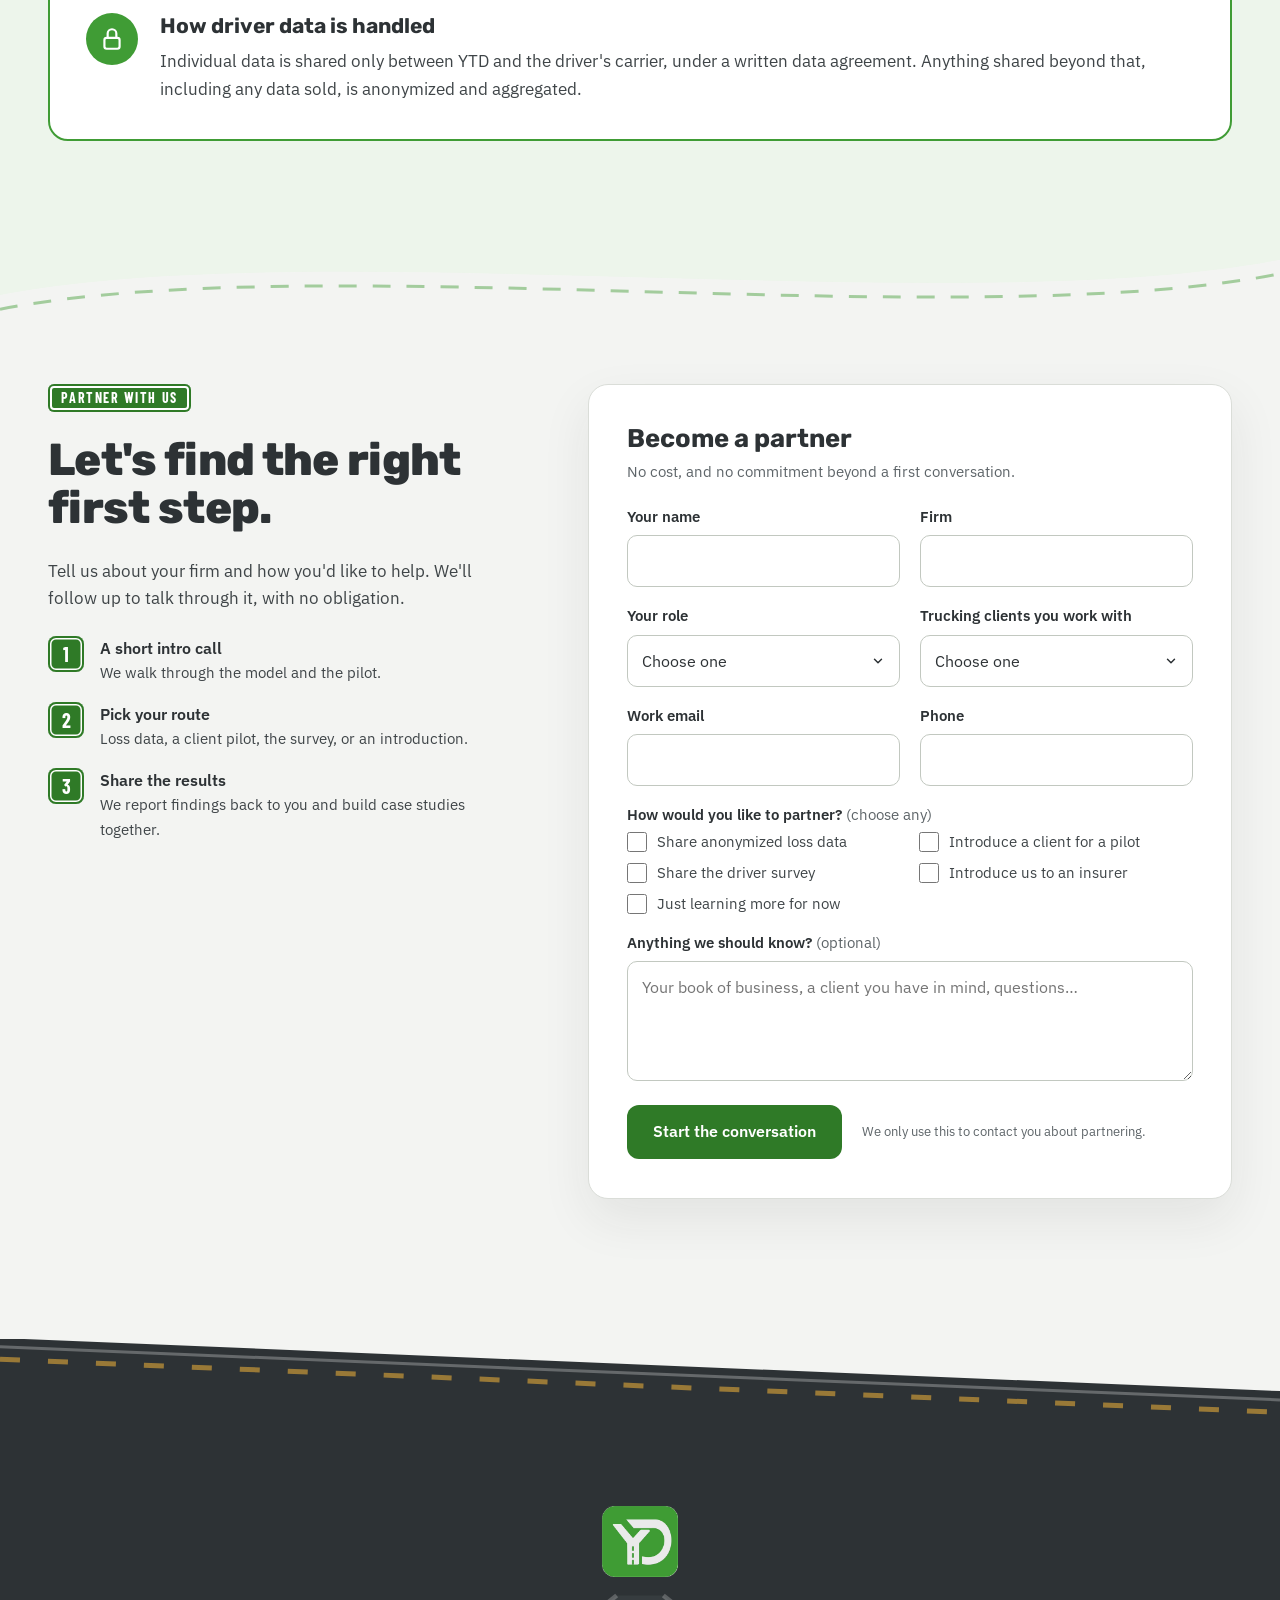
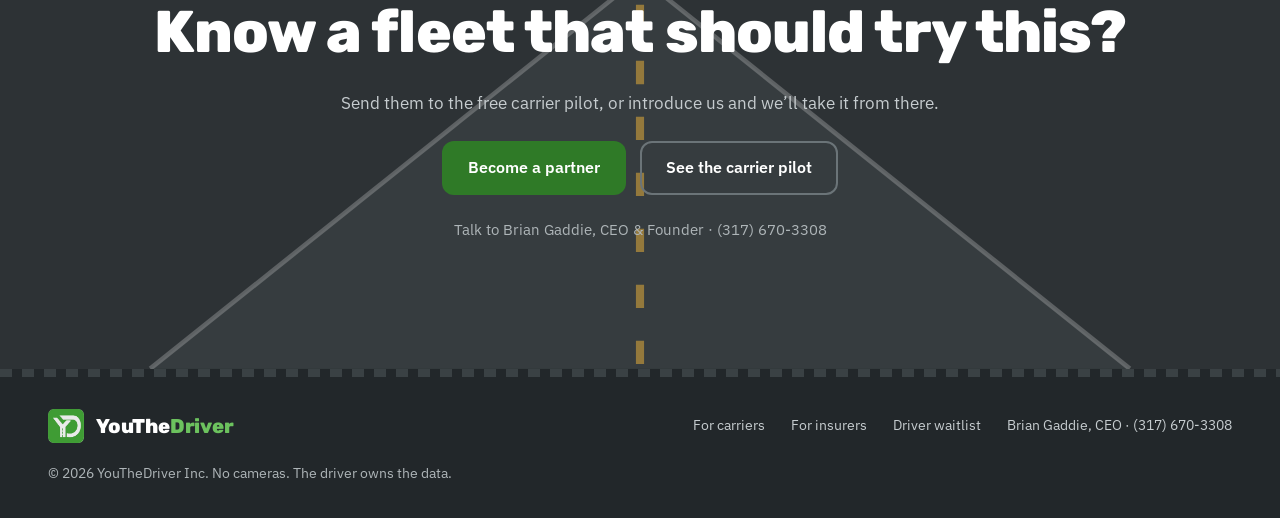
<file: insurers.html>
<!doctype html>
<html lang="en">
<head>
<meta charset="utf-8">
<meta name="viewport" content="width=device-width, initial-scale=1">
<title>Partner with YouTheDriver · For insurance brokers and insurers</title>
<meta name="description" content="Bring your trucking clients a no-cost fatigue pilot. Partner with YouTheDriver through loss data, a client pilot, or a short driver survey.">
<meta property="og:title" content="Partner with YouTheDriver · For insurance brokers and insurers">
<meta property="og:description" content="Bring your trucking clients a no-cost fatigue pilot. Partner with YouTheDriver through loss data, a client pilot, or a short driver survey.">
<link rel="icon" type="image/png" href="ytd-icon.png">
<link rel="preconnect" href="https://fonts.googleapis.com">
<link rel="preconnect" href="https://fonts.gstatic.com" crossorigin>
<link rel="stylesheet" href="https://fonts.googleapis.com/css2?family=Rubik:wght@700;800&family=IBM+Plex+Sans:wght@400;500;600&family=Barlow+Condensed:wght@600;700&display=swap">
<link rel="stylesheet" href="styles.css">
</head>
<body>
<header class="nav">
  <div class="wrap">
    <a class="brand" href="index.html" aria-label="YouTheDriver home"><img src="ytd-icon.png" alt="" width="44" height="40"><span>YouThe<b>Driver</b></span></a>
    <nav class="nav-links" aria-label="Main">
      <a href="index.html#how">How it works</a>
      <a href="index.html#app">The app</a>
      <a href="carriers.html">For carriers</a>
      <a href="insurers.html" aria-current="page">For insurers</a>
      <a href="waitlist.html">For drivers</a>
      <a class="btn btn-green" href="carriers.html#apply">Join the pilot</a>
    </nav>
  </div>
</header>

<section class="hero dark">
  <svg class="hero-road" viewBox="0 0 860 784" preserveAspectRatio="xMidYMax slice" aria-hidden="true">
    <line x1="0" y1="140" x2="860" y2="140" stroke="#3B4245" stroke-width="2"/>
    <polygon points="540,140 580,140 1080,784 60,784" fill="#363C3F"/>
    <line x1="540" y1="140" x2="60" y2="784" stroke="#E9E9E9" stroke-opacity=".35" stroke-width="4"/>
    <line x1="580" y1="140" x2="1080" y2="784" stroke="#E9E9E9" stroke-opacity=".35" stroke-width="4"/>
    <line class="dash-52" x1="560" y1="150" x2="570" y2="784" stroke="#F2B53A" stroke-opacity=".75" stroke-width="7" stroke-dasharray="22 30"/>
  </svg>
  <div class="wrap hero-grid">
    <div class="hero-copy">
      <span class="sign in">Partnership · For insurance brokers &amp; insurers</span>
      <h1 class="h1 in" style="animation-delay:.1s">Bring your trucking clients something new, at no cost.</h1>
      <p class="lead in" style="animation-delay:.2s">YouTheDriver predicts truck-driver fatigue from the wearable drivers already own. We're looking for brokers to bring a no-cost pilot to their trucking clients, and insurers who want to see what the results show.</p>
      <div class="btn-row in" style="animation-delay:.3s">
        <a class="btn btn-green" href="#partner">Become a partner <svg class="arrow" viewBox="0 0 24 24" fill="none" stroke="currentColor" stroke-width="2.4" stroke-linecap="round" stroke-linejoin="round" aria-hidden="true"><path d="M5 12h14M13 6l6 6-6 6"/></svg></a>
        <a class="btn btn-ghost" href="#ways">Ways to partner</a>
      </div>
      <div class="trust in" style="animation-delay:.45s">
        <span><svg class="ico" viewBox="0 0 24 24" fill="none" stroke="currentColor" stroke-width="2" stroke-linecap="round" stroke-linejoin="round" aria-hidden="true"><path d="M5 12l5 5 9-10"/></svg>No cost to your firm</span><span><svg class="ico" viewBox="0 0 24 24" fill="none" stroke="currentColor" stroke-width="2" stroke-linecap="round" stroke-linejoin="round" aria-hidden="true"><path d="M5 12l5 5 9-10"/></svg>No cost to your clients</span><span><svg class="ico" viewBox="0 0 24 24" fill="none" stroke="currentColor" stroke-width="2" stroke-linecap="round" stroke-linejoin="round" aria-hidden="true"><rect x="5" y="11" width="14" height="10" rx="2"/><path d="M8 11V7a4 4 0 0 1 8 0v4"/></svg>Anonymized data only</span>
      </div>
    </div>
    <div class="hero-visual" style="min-height:560px"><div class="signs in" style="animation-delay:.25s;animation-duration:1s" aria-hidden="true">
  <span class="post"></span>
  <div class="hsign s1"><span class="exit">EXIT<b>1</b></span><div><strong>Loss data</strong><span>Test the fatigue model</span></div><svg class="ico" viewBox="0 0 24 24" fill="none" stroke="currentColor" stroke-width="2" stroke-linecap="round" stroke-linejoin="round" aria-hidden="true"><ellipse cx="12" cy="5" rx="8" ry="3"/><path d="M4 5v6c0 1.7 3.6 3 8 3s8-1.3 8-3V5M4 11v6c0 1.7 3.6 3 8 3s8-1.3 8-3v-6"/></svg></div>
  <div class="hsign s2"><span class="exit">EXIT<b>2</b></span><div><strong>Client pilot</strong><span>A fleet tries the app</span></div><svg class="ico" viewBox="0 0 24 24" fill="none" stroke="currentColor" stroke-width="2" stroke-linecap="round" stroke-linejoin="round" aria-hidden="true"><path d="M2 6h11v10H2zM13 9h4l4 4v3h-8z"/><circle cx="6" cy="18" r="2"/><circle cx="17" cy="18" r="2"/></svg></div>
  <div class="hsign s3"><span class="exit">EXIT<b>3</b></span><div><strong>Driver survey</strong><span>Share one link</span></div><svg class="ico" viewBox="0 0 24 24" fill="none" stroke="currentColor" stroke-width="2" stroke-linecap="round" stroke-linejoin="round" aria-hidden="true"><rect x="5" y="4" width="14" height="17" rx="2"/><path d="M9 4V3h6v1M9 12l2 2 4-4"/></svg></div>
</div></div>
  </div>
  <svg class="edge edge-bottom" viewBox="0 0 1440 110" preserveAspectRatio="none" aria-hidden="true"><line class="dash-48" x1="0" y1="84" x2="1440" y2="14" stroke="#F2B53A" stroke-opacity=".55" stroke-width="5" stroke-dasharray="20 28" vector-effect="non-scaling-stroke"/><line x1="0" y1="100" x2="1440" y2="30" stroke="#E9E9E9" stroke-opacity=".3" stroke-width="3" vector-effect="non-scaling-stroke"/><polygon points="0,110 1440,40 1440,110" fill="#EEF0ED"/></svg>
</section>
<div class="banner">
  <div class="wrap"><svg class="ico" viewBox="0 0 24 24" fill="none" stroke="currentColor" stroke-width="2" stroke-linecap="round" stroke-linejoin="round" aria-hidden="true"><path d="M12 3l10 18H2z"/><path d="M12 10v5M12 18v.01"/></svg><span><strong style="font-weight:600">Driver error is the critical reason in 87% of truck crashes</strong> where the truck is at fault. <span class="muted" style="font-size:14px">(FMCSA LTCCS)</span></span></div>
  <span class="rumble bottom" aria-hidden="true"></span>
</div>

<section class="sec" id="ways">
  <div class="wrap stack">
    <div class="head-split reveal">
      <div class="head" style="max-width:640px"><span class="sign">How to partner</span><h2 class="h2">Three ways in, all at no cost.</h2></div>
      <p class="lead">Pick whichever fits your book. Each one is a small ask of you and your clients, and we do the heavy lifting.</p>
    </div>
    <div class="grid g3" style="gap:24px">
      <div class="card hl reveal " style="background:var(--gray);border-color:var(--line)">
        <div style="display:flex;align-items:center;gap:14px"><span class="tile"><svg class="ico" viewBox="0 0 24 24" fill="none" stroke="currentColor" stroke-width="2" stroke-linecap="round" stroke-linejoin="round" aria-hidden="true"><ellipse cx="12" cy="5" rx="8" ry="3"/><path d="M4 5v6c0 1.7 3.6 3 8 3s8-1.3 8-3V5M4 11v6c0 1.7 3.6 3 8 3s8-1.3 8-3v-6"/></svg></span><h3 class="h4" style="font-size:22px">1. Loss data</h3></div>
        <p class="small" style="margin:0">Anonymized loss data from consenting trucking clients, used to test and sharpen our fatigue model.</p>
        <div class="roles"><span class="role"><i class="b">Broker</i>Asks clients</span><span class="role"><i class="y">YTD</i>Shares findings</span></div>
      </div>
      <div class="card hl reveal d2" style="background:var(--gray);border-color:var(--line)">
        <div style="display:flex;align-items:center;gap:14px"><span class="tile"><svg class="ico" viewBox="0 0 24 24" fill="none" stroke="currentColor" stroke-width="2" stroke-linecap="round" stroke-linejoin="round" aria-hidden="true"><path d="M2 6h11v10H2zM13 9h4l4 4v3h-8z"/><circle cx="6" cy="18" r="2"/><circle cx="17" cy="18" r="2"/></svg></span><h3 class="h4" style="font-size:22px">2. Client pilot</h3></div>
        <p class="small" style="margin:0">A trucking client shares loss runs and ELD data while its drivers test the app, free.</p>
        <div class="roles"><span class="role"><i class="b">Broker</i>Makes the intro</span><span class="role"><i class="y">YTD</i>Runs the pilot</span></div>
      </div>
      <div class="card hl reveal d3" style="background:var(--gray);border-color:var(--line)">
        <div style="display:flex;align-items:center;gap:14px"><span class="tile"><svg class="ico" viewBox="0 0 24 24" fill="none" stroke="currentColor" stroke-width="2" stroke-linecap="round" stroke-linejoin="round" aria-hidden="true"><rect x="5" y="4" width="14" height="17" rx="2"/><path d="M9 4V3h6v1M9 12l2 2 4-4"/></svg></span><h3 class="h4" style="font-size:22px">3. Driver survey</h3></div>
        <p class="small" style="margin:0">A short survey on wearable use and sleep habits for your clients’ drivers.</p>
        <div class="roles"><span class="role"><i class="b">Broker</i>Shares the link</span><span class="role"><i class="y">YTD</i>Reports results</span></div>
      </div>
    </div>
    <p class="reveal small" style="margin:0;display:flex;gap:10px;align-items:center"><svg class="ico" viewBox="0 0 24 24" fill="none" stroke="currentColor" stroke-width="2" stroke-linecap="round" stroke-linejoin="round" aria-hidden="true"><path d="M3 11l9-7 9 7M5 10v10h14V10"/></svg><span><strong style="color:var(--ink)">Also welcome:</strong> introductions to trucking insurers interested in pilot results.</span></p>
  </div>
</section>

<section class="sec bg-gray">
  <svg class="edge edge-top" viewBox="0 0 1440 110" preserveAspectRatio="none" aria-hidden="true"><path d="M0 0 H1440 V20 C1080 90 360 -10 0 60 Z" fill="#ffffff"/><path class="dash-34" d="M0 76 C360 6 1080 106 1440 36" fill="none" stroke="#409C35" stroke-opacity=".45" stroke-width="3" stroke-dasharray="18 16" vector-effect="non-scaling-stroke"/></svg>
  <div class="wrap stack">
    <div class="head center reveal"><span class="sign">What your firm gets</span><h2 class="h2">A reason to call your trucking clients that isn't a renewal.</h2></div>
    <div class="grid g3 reveal" style="gap:16px">
      <div class="habit lift" style="border:1px solid var(--line)"><span class="tile sm soft"><svg class="ico" viewBox="0 0 24 24" fill="none" stroke="currentColor" stroke-width="2" stroke-linecap="round" stroke-linejoin="round" aria-hidden="true"><path d="M3 17l6-6 4 4 8-8M15 7h6v6"/></svg></span><div><strong>Stand out</strong><span class="small">An early, differentiated offer your competitors don’t have.</span></div></div>
      <div class="habit lift" style="border:1px solid var(--line)"><span class="tile sm soft"><svg class="ico" viewBox="0 0 24 24" fill="none" stroke="currentColor" stroke-width="2" stroke-linecap="round" stroke-linejoin="round" aria-hidden="true"><circle cx="9" cy="8" r="3.5"/><path d="M2.5 20a6.5 6.5 0 0 1 13 0M16 4.5a3.5 3.5 0 0 1 0 7M18 14a6 6 0 0 1 3.5 6"/></svg></span><div><strong>Stronger client ties</strong><span class="small">Something new and useful for clients, at no cost to them.</span></div></div>
      <div class="habit lift" style="border:1px solid var(--line)"><span class="tile sm soft"><svg class="ico" viewBox="0 0 24 24" fill="none" stroke="currentColor" stroke-width="2" stroke-linecap="round" stroke-linejoin="round" aria-hidden="true"><path d="M12 3l8 3v6c0 4.5-3.4 8-8 9-4.6-1-8-4.5-8-9V6z"/><path d="M9 12l2 2 4-4"/></svg></span><div><strong>Easier placement</strong><span class="small">Fleets that can show they actively manage fatigue risk.</span></div></div>
      <div class="habit lift" style="border:1px solid var(--line)"><span class="tile sm soft"><svg class="ico" viewBox="0 0 24 24" fill="none" stroke="currentColor" stroke-width="2" stroke-linecap="round" stroke-linejoin="round" aria-hidden="true"><path d="M4 20V10M10 20V4M16 20v-7M22 20H2"/></svg></span><div><strong>Loss insight</strong><span class="small">Anonymized data on when and why losses happen.</span></div></div>
      <div class="habit lift" style="border:1px solid var(--line)"><span class="tile sm soft"><svg class="ico" viewBox="0 0 24 24" fill="none" stroke="currentColor" stroke-width="2" stroke-linecap="round" stroke-linejoin="round" aria-hidden="true"><path d="M12 20s-7-4.5-9-9a4.5 4.5 0 0 1 9-3 4.5 4.5 0 0 1 9 3c-2 4.5-9 9-9 9z"/></svg></span><div><strong>Longer driver careers</strong><span class="small">Healthier, rested drivers stay in the seat longer.</span></div></div>
      <div class="habit lift" style="border:1px solid var(--line)"><span class="tile sm soft"><svg class="ico" viewBox="0 0 24 24" fill="none" stroke="currentColor" stroke-width="2" stroke-linecap="round" stroke-linejoin="round" aria-hidden="true"><path d="M12 3l2.8 5.7 6.2.9-4.5 4.4 1 6.2L12 17.3 6.5 20.2l1-6.2L3 9.6l6.2-.9z"/></svg></span><div><strong>Shared credit</strong><span class="small">Co-branded trucking case studies from the pilot.</span></div></div>
    </div>
  </div>
</section>

<section class="sec bg-dark dark">
  <svg class="edge edge-top" viewBox="0 0 1440 110" preserveAspectRatio="none" aria-hidden="true"><polygon points="0,0 1440,0 0,70" fill="#F3F4F2"/><line x1="0" y1="80" x2="1440" y2="10" stroke="#E9E9E9" stroke-opacity=".3" stroke-width="3" vector-effect="non-scaling-stroke"/><line class="dash-48" x1="0" y1="96" x2="1440" y2="26" stroke="#F2B53A" stroke-opacity=".55" stroke-width="5" stroke-dasharray="20 28" vector-effect="non-scaling-stroke"/></svg>
  <div class="wrap stack">
    <div class="head center reveal"><span class="sign">Where this goes as YTD scales</span><h2 class="h2">From one pilot to part of the policy.</h2></div>
    <div class="roadmap reveal">
      <div class="lane" aria-hidden="true"><svg preserveAspectRatio="none" viewBox="0 0 1200 40"><line class="dash-48" x1="0" y1="20" x2="1200" y2="20" stroke="#F2B53A" stroke-width="4" stroke-dasharray="20 28" vector-effect="non-scaling-stroke"/></svg></div>
      <div class="stops">
        <div class="stop"><span class="dot"><span></span></span><span class="label">Now</span><h3 class="h4">Pilot and survey</h3><p class="small" style="margin:0;max-width:300px">A first fleet tests the model on real data.</p></div>
        <div class="stop"><span class="dot dim"><span></span></span><span class="label">Next</span><h3 class="h4">A data stream for brokers</h3><p class="small" style="margin:0;max-width:300px">Anonymized trends on when and why losses cluster.</p></div>
        <div class="stop"><span class="dot dim"><span></span></span><span class="label">Later</span><h3 class="h4">Built into coverage</h3><p class="small" style="margin:0;max-width:300px">Part of trucking insurance packages, lowering rates for the fleets that use it.</p></div>
      </div>
    </div>
  </div>
  <svg class="edge edge-bottom" viewBox="0 0 1440 110" preserveAspectRatio="none" aria-hidden="true"><line class="dash-48" x1="0" y1="84" x2="1440" y2="14" stroke="#F2B53A" stroke-opacity=".55" stroke-width="5" stroke-dasharray="20 28" vector-effect="non-scaling-stroke"/><line x1="0" y1="100" x2="1440" y2="30" stroke="#E9E9E9" stroke-opacity=".3" stroke-width="3" vector-effect="non-scaling-stroke"/><polygon points="0,110 1440,40 1440,110" fill="#EDF5EB"/></svg>
</section>

<section class="sec-tight bg-tint" style="padding-top:clamp(60px,6vw,90px)">
  <div class="wrap reveal">
    <div style="background:#fff;border:2px solid var(--green);border-radius:20px;padding:clamp(24px,3vw,36px);display:flex;gap:22px;align-items:flex-start">
      <span class="tile" style="border-radius:26px"><svg class="ico" viewBox="0 0 24 24" fill="none" stroke="currentColor" stroke-width="2" stroke-linecap="round" stroke-linejoin="round" aria-hidden="true"><rect x="5" y="11" width="14" height="10" rx="2"/><path d="M8 11V7a4 4 0 0 1 8 0v4"/></svg></span>
      <div style="display:flex;flex-direction:column;gap:8px"><h3 class="h4">How driver data is handled</h3><p class="lead" style="max-width:none">Individual data is shared only between YTD and the driver's carrier, under a written data agreement. Anything shared beyond that, including any data sold, is anonymized and aggregated.</p></div>
    </div>
  </div>
</section>

<section class="sec bg-gray" id="partner">
  <svg class="edge edge-top" viewBox="0 0 1440 110" preserveAspectRatio="none" aria-hidden="true"><path d="M0 0 H1440 V20 C1080 90 360 -10 0 60 Z" fill="#EDF5EB"/><path class="dash-34" d="M0 76 C360 6 1080 106 1440 36" fill="none" stroke="#409C35" stroke-opacity=".45" stroke-width="3" stroke-dasharray="18 16" vector-effect="non-scaling-stroke"/></svg>
  <div class="wrap form-wrap">
    <div class="head reveal" style="gap:24px;position:sticky;top:40px">
      <span class="sign">Partner with us</span>
      <h2 class="h2">Let's find the right first step.</h2>
      <p class="lead">Tell us about your firm and how you'd like to help. We'll follow up to talk through it, with no obligation.</p>
      <ol class="next-steps">
        <li><span class="n">1</span><div><strong>A short intro call</strong><span class="small">We walk through the model and the pilot.</span></div></li>
        <li><span class="n">2</span><div><strong>Pick your route</strong><span class="small">Loss data, a client pilot, the survey, or an introduction.</span></div></li>
        <li><span class="n">3</span><div><strong>Share the results</strong><span class="small">We report findings back to you and build case studies together.</span></div></li>
      </ol>
    </div>
    <div class="reveal d2"><form class="form-card" name="insurance-partner" method="POST" action="/thanks.html" data-netlify="true" netlify-honeypot="bot-field">
  <input type="hidden" name="form-name" value="insurance-partner">
  <p class="hp"><label>Leave this empty: <input name="bot-field" tabindex="-1" autocomplete="off"></label></p>
  <h3 class="h3">Become a partner</h3>
  <p class="small muted" style="margin:0">No cost, and no commitment beyond a first conversation.</p>
  <div class="form-grid">
    <div class="field"><label for="p-name">Your name</label><input id="p-name" type="text" name="name" autocomplete="name" required></div>
    <div class="field"><label for="p-firm">Firm</label><input id="p-firm" type="text" name="firm" autocomplete="organization" required></div>
    <div class="field"><label for="p-role">Your role</label>
      <select id="p-role" name="role" required><option value="">Choose one</option><option>Insurance broker / agent</option><option>Insurance carrier / underwriter</option><option>Risk or loss control</option><option>Other</option></select></div>
    <div class="field"><label for="p-clients">Trucking clients you work with</label>
      <select id="p-clients" name="trucking_clients"><option value="">Choose one</option><option>1–5</option><option>6–20</option><option>21–50</option><option>50+</option><option>Not sure</option></select></div>
    <div class="field"><label for="p-email">Work email</label><input id="p-email" type="email" name="email" autocomplete="email" required></div>
    <div class="field"><label for="p-phone">Phone</label><input id="p-phone" type="tel" name="phone" autocomplete="tel"></div>
    <fieldset class="field full"><legend>How would you like to partner? <span class="opt">(choose any)</span></legend>
      <div class="checks">
        <label class="check"><input type="checkbox" name="interests" value="Share anonymized loss data">Share anonymized loss data</label>
        <label class="check"><input type="checkbox" name="interests" value="Introduce a trucking client for a pilot">Introduce a client for a pilot</label>
        <label class="check"><input type="checkbox" name="interests" value="Share the driver survey">Share the driver survey</label>
        <label class="check"><input type="checkbox" name="interests" value="Introduce us to a trucking insurer">Introduce us to an insurer</label>
        <label class="check"><input type="checkbox" name="interests" value="Just learning more">Just learning more for now</label>
      </div>
    </fieldset>
    <div class="field full"><label for="p-notes">Anything we should know? <span class="opt">(optional)</span></label><textarea id="p-notes" name="notes" placeholder="Your book of business, a client you have in mind, questions…"></textarea></div>
    <div class="form-submit full"><button class="btn btn-green" type="submit">Start the conversation</button><p class="form-note">We only use this to contact you about partnering.</p></div>
  </div>
</form></div>
  </div>
</section>

<section class="cta dark">
  <svg class="cta-road" viewBox="0 0 1440 540" preserveAspectRatio="xMidYMax slice" aria-hidden="true">
    <polygon points="700,220 740,220 1140,540 300,540" fill="#363C3F"/>
    <line x1="700" y1="220" x2="300" y2="540" stroke="#E9E9E9" stroke-opacity=".25" stroke-width="4"/>
    <line x1="740" y1="220" x2="1140" y2="540" stroke="#E9E9E9" stroke-opacity=".25" stroke-width="4"/>
    <line class="dash-48" x1="720" y1="228" x2="720" y2="540" stroke="#F2B53A" stroke-opacity=".5" stroke-width="7" stroke-dasharray="20 28"/>
  </svg>
  <svg class="edge edge-top" viewBox="0 0 1440 110" preserveAspectRatio="none" aria-hidden="true"><polygon points="0,0 1440,0 1440,60" fill="#F3F4F2"/><line x1="0" y1="10" x2="1440" y2="70" stroke="#E9E9E9" stroke-opacity=".3" stroke-width="3" vector-effect="non-scaling-stroke"/><line class="dash-48" x1="0" y1="24" x2="1440" y2="84" stroke="#F2B53A" stroke-opacity=".55" stroke-width="5" stroke-dasharray="20 28" vector-effect="non-scaling-stroke"/></svg>
  <div class="wrap">
    <div class="head center reveal">
      <img class="logo" src="ytd-icon.png" alt="YouTheDriver logo" width="76" height="69">
      <h2 class="h2" style="font-size:clamp(36px,4.6vw,60px)">Know a fleet that should try this?</h2>
      <p class="lead" style="max-width:640px">Send them to the free carrier pilot, or introduce us and we’ll take it from there.</p>
      <div class="btn-row" style="justify-content:center"><a class="btn btn-green" href="#partner">Become a partner</a><a class="btn btn-ghost" href="carriers.html">See the carrier pilot</a></div>
      <a href="tel:+13176703308" style="color:var(--on-dark-2);font-size:15px">Talk to Brian Gaddie, CEO &amp; Founder · (317) 670-3308</a>
    </div>
  </div>
</section>

<footer class="foot">
  <span class="rumble top darkr" aria-hidden="true"></span>
  <div class="wrap">
    <a class="brand" href="index.html"><img src="ytd-icon.png" alt="" width="36" height="33"><span>YouThe<b>Driver</b></span></a>
    <nav aria-label="Footer">
      <a href="carriers.html">For carriers</a>
      <a href="insurers.html">For insurers</a>
      <a href="waitlist.html">Driver waitlist</a>
      <a href="tel:+13176703308">Brian Gaddie, CEO · (317) 670-3308</a>
    </nav>
    <span>© 2026 YouTheDriver Inc. No cameras. The driver owns the data.</span>
  </div>
</footer>
</body>
</html>
</file>
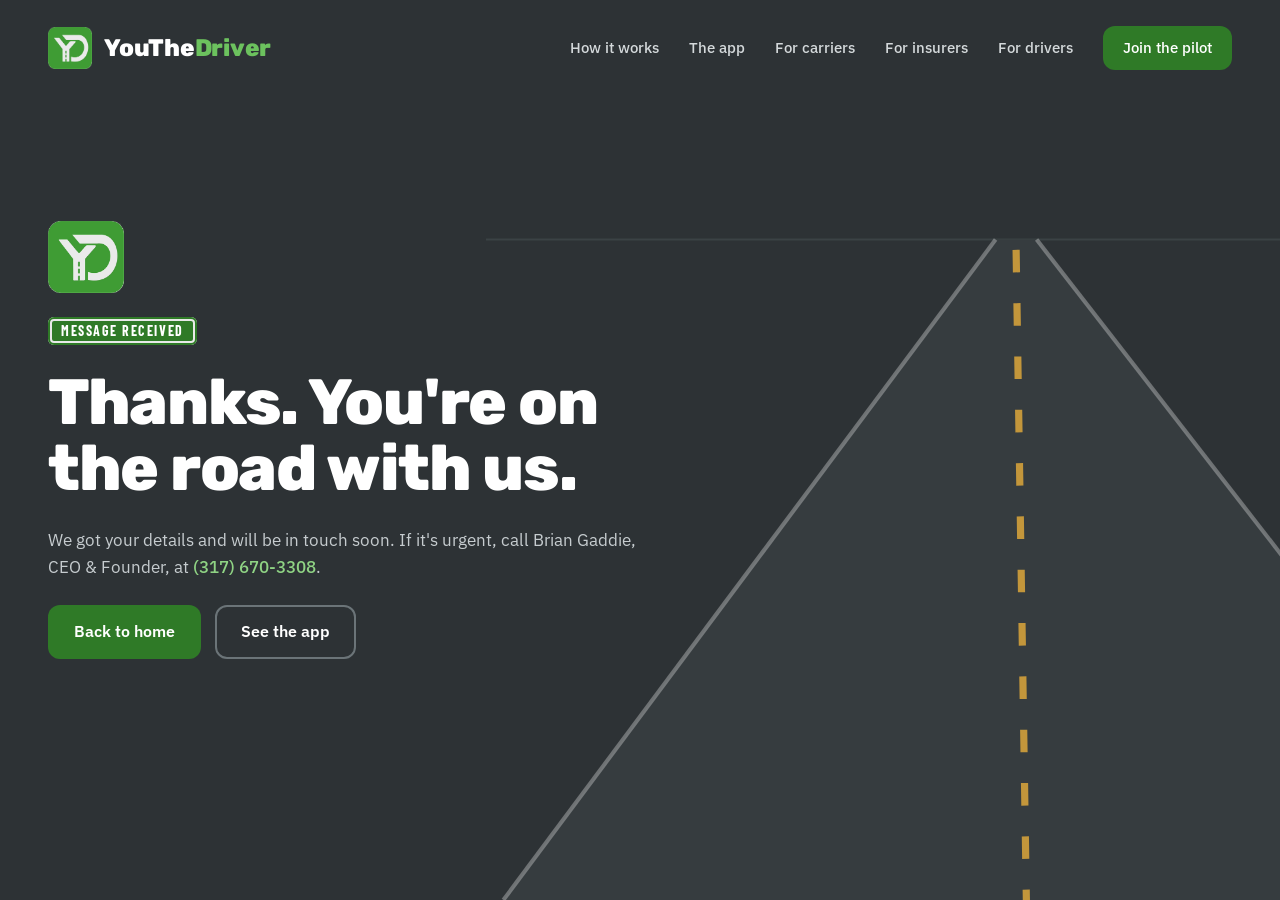
<file: thanks.html>
<!doctype html>
<html lang="en">
<head>
<meta charset="utf-8">
<meta name="viewport" content="width=device-width, initial-scale=1">
<title>Thanks · YouTheDriver</title>
<meta name="description" content="Thanks for reaching out to YouTheDriver.">
<meta property="og:title" content="Thanks · YouTheDriver">
<meta property="og:description" content="Thanks for reaching out to YouTheDriver.">
<link rel="icon" type="image/png" href="ytd-icon.png">
<link rel="preconnect" href="https://fonts.googleapis.com">
<link rel="preconnect" href="https://fonts.gstatic.com" crossorigin>
<link rel="stylesheet" href="https://fonts.googleapis.com/css2?family=Rubik:wght@700;800&family=IBM+Plex+Sans:wght@400;500;600&family=Barlow+Condensed:wght@600;700&display=swap">
<link rel="stylesheet" href="styles.css">
</head>
<body>
<header class="nav">
  <div class="wrap">
    <a class="brand" href="index.html" aria-label="YouTheDriver home"><img src="ytd-icon.png" alt="" width="44" height="40"><span>YouThe<b>Driver</b></span></a>
    <nav class="nav-links" aria-label="Main">
      <a href="index.html#how">How it works</a>
      <a href="index.html#app">The app</a>
      <a href="carriers.html">For carriers</a>
      <a href="insurers.html">For insurers</a>
      <a href="waitlist.html">For drivers</a>
      <a class="btn btn-green" href="carriers.html#apply">Join the pilot</a>
    </nav>
  </div>
</header>

<section class="hero dark" style="min-height:100vh;display:flex;align-items:center;padding:140px 0 160px">
  <svg class="hero-road" viewBox="0 0 860 784" preserveAspectRatio="xMidYMax slice" aria-hidden="true">
    <line x1="0" y1="140" x2="860" y2="140" stroke="#3B4245" stroke-width="2"/>
    <polygon points="540,140 580,140 1080,784 60,784" fill="#363C3F"/>
    <line x1="540" y1="140" x2="60" y2="784" stroke="#E9E9E9" stroke-opacity=".35" stroke-width="4"/>
    <line x1="580" y1="140" x2="1080" y2="784" stroke="#E9E9E9" stroke-opacity=".35" stroke-width="4"/>
    <line class="dash-52" x1="560" y1="150" x2="570" y2="784" stroke="#F2B53A" stroke-opacity=".75" stroke-width="7" stroke-dasharray="22 30"/>
  </svg>
  <div class="wrap">
    <div class="head in" style="gap:24px;max-width:640px">
      <img src="ytd-icon.png" alt="" width="76" height="69">
      <span class="sign">Message received</span>
      <h1 class="h1" style="font-size:clamp(38px,5vw,64px)">Thanks. You're on the road with us.</h1>
      <p class="lead">We got your details and will be in touch soon. If it's urgent, call Brian Gaddie, CEO &amp; Founder, at <a class="text-link" href="tel:+13176703308">(317) 670-3308</a>.</p>
      <div class="btn-row"><a class="btn btn-green" href="index.html">Back to home</a><a class="btn btn-ghost" href="index.html#app">See the app</a></div>
    </div>
  </div>
</section>
</body>
</html>
</file>
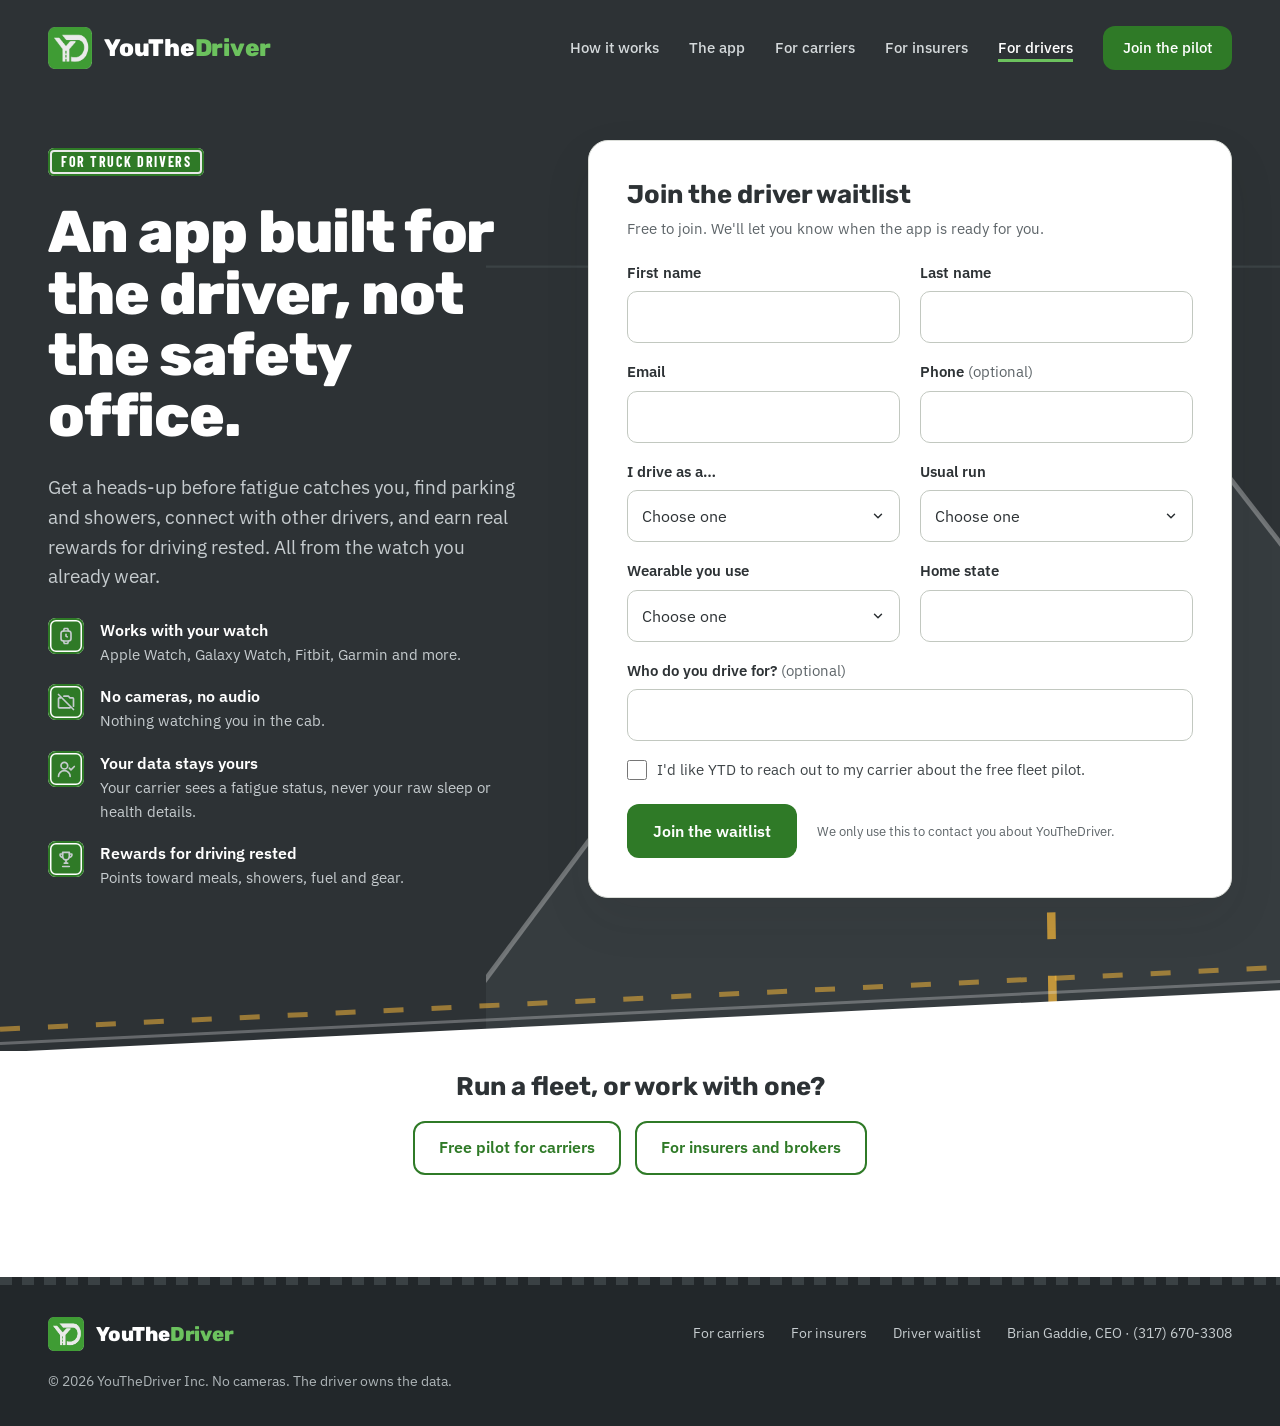
<file: waitlist.html>
<!doctype html>
<html lang="en">
<head>
<meta charset="utf-8">
<meta name="viewport" content="width=device-width, initial-scale=1">
<title>Join the driver waitlist · YouTheDriver</title>
<meta name="description" content="Join the YouTheDriver waitlist. Fatigue heads-ups, parking, a driver community and rewards for driving rested, from the watch you already wear.">
<meta property="og:title" content="Join the driver waitlist · YouTheDriver">
<meta property="og:description" content="Join the YouTheDriver waitlist. Fatigue heads-ups, parking, a driver community and rewards for driving rested, from the watch you already wear.">
<link rel="icon" type="image/png" href="ytd-icon.png">
<link rel="preconnect" href="https://fonts.googleapis.com">
<link rel="preconnect" href="https://fonts.gstatic.com" crossorigin>
<link rel="stylesheet" href="https://fonts.googleapis.com/css2?family=Rubik:wght@700;800&family=IBM+Plex+Sans:wght@400;500;600&family=Barlow+Condensed:wght@600;700&display=swap">
<link rel="stylesheet" href="styles.css">
</head>
<body>
<header class="nav">
  <div class="wrap">
    <a class="brand" href="index.html" aria-label="YouTheDriver home"><img src="ytd-icon.png" alt="" width="44" height="40"><span>YouThe<b>Driver</b></span></a>
    <nav class="nav-links" aria-label="Main">
      <a href="index.html#how">How it works</a>
      <a href="index.html#app">The app</a>
      <a href="carriers.html">For carriers</a>
      <a href="insurers.html">For insurers</a>
      <a href="waitlist.html" aria-current="page">For drivers</a>
      <a class="btn btn-green" href="carriers.html#apply">Join the pilot</a>
    </nav>
  </div>
</header>

<section class="hero dark" style="padding-bottom:clamp(130px,12vw,170px)">
  <svg class="hero-road" viewBox="0 0 860 784" preserveAspectRatio="xMidYMax slice" aria-hidden="true">
    <line x1="0" y1="140" x2="860" y2="140" stroke="#3B4245" stroke-width="2"/>
    <polygon points="540,140 580,140 1080,784 60,784" fill="#363C3F"/>
    <line x1="540" y1="140" x2="60" y2="784" stroke="#E9E9E9" stroke-opacity=".35" stroke-width="4"/>
    <line x1="580" y1="140" x2="1080" y2="784" stroke="#E9E9E9" stroke-opacity=".35" stroke-width="4"/>
    <line class="dash-52" x1="560" y1="150" x2="570" y2="784" stroke="#F2B53A" stroke-opacity=".75" stroke-width="7" stroke-dasharray="22 30"/>
  </svg>
  <div class="wrap form-wrap" style="align-items:center">
    <div class="hero-copy">
      <span class="sign in">For truck drivers</span>
      <h1 class="h1 in" style="animation-delay:.1s;font-size:clamp(38px,4.6vw,62px)">An app built for the driver, not the safety office.</h1>
      <p class="lead in" style="animation-delay:.2s">Get a heads-up before fatigue catches you, find parking and showers, connect with other drivers, and earn real rewards for driving rested. All from the watch you already wear.</p>
      <ol class="next-steps in" style="animation-delay:.3s">
        <li><span class="n"><svg class="ico" viewBox="0 0 24 24" fill="none" stroke="currentColor" stroke-width="2" stroke-linecap="round" stroke-linejoin="round" aria-hidden="true"><rect x="6" y="6" width="12" height="12" rx="3"/><path d="M9 6l1-3h4l1 3M9 18l1 3h4l1-3M12 10v2l1.5 1"/></svg></span><div><strong>Works with your watch</strong><span class="small">Apple Watch, Galaxy Watch, Fitbit, Garmin and more.</span></div></li>
        <li><span class="n"><svg class="ico" viewBox="0 0 24 24" fill="none" stroke="currentColor" stroke-width="2" stroke-linecap="round" stroke-linejoin="round" aria-hidden="true"><path d="M3 3l18 18M9.5 5H15l1.5 2H20a1 1 0 0 1 1 1v9M17 19H4a1 1 0 0 1-1-1V8a1 1 0 0 1 1-1h2"/></svg></span><div><strong>No cameras, no audio</strong><span class="small">Nothing watching you in the cab.</span></div></li>
        <li><span class="n"><svg class="ico" viewBox="0 0 24 24" fill="none" stroke="currentColor" stroke-width="2" stroke-linecap="round" stroke-linejoin="round" aria-hidden="true"><circle cx="10" cy="8" r="4"/><path d="M3 21a7 7 0 0 1 14 0M16 11l2 2 4-4"/></svg></span><div><strong>Your data stays yours</strong><span class="small">Your carrier sees a fatigue status, never your raw sleep or health details.</span></div></li>
        <li><span class="n"><svg class="ico" viewBox="0 0 24 24" fill="none" stroke="currentColor" stroke-width="2" stroke-linecap="round" stroke-linejoin="round" aria-hidden="true"><path d="M8 4h8v5a4 4 0 0 1-8 0z"/><path d="M8 6H5a3 3 0 0 0 3 4M16 6h3a3 3 0 0 1-3 4M12 13v4M8 21h8M10 17h4"/></svg></span><div><strong>Rewards for driving rested</strong><span class="small">Points toward meals, showers, fuel and gear.</span></div></li>
      </ol>
    </div>
    <div class="in" style="animation-delay:.3s"><form class="form-card" name="driver-waitlist" method="POST" action="/thanks.html" data-netlify="true" netlify-honeypot="bot-field">
  <input type="hidden" name="form-name" value="driver-waitlist">
  <p class="hp"><label>Leave this empty: <input name="bot-field" tabindex="-1" autocomplete="off"></label></p>
  <h3 class="h3">Join the driver waitlist</h3>
  <p class="small muted" style="margin:0">Free to join. We'll let you know when the app is ready for you.</p>
  <div class="form-grid">
    <div class="field"><label for="w-first">First name</label><input id="w-first" type="text" name="first_name" autocomplete="given-name" required></div>
    <div class="field"><label for="w-last">Last name</label><input id="w-last" type="text" name="last_name" autocomplete="family-name"></div>
    <div class="field"><label for="w-email">Email</label><input id="w-email" type="email" name="email" autocomplete="email" required></div>
    <div class="field"><label for="w-phone">Phone <span class="opt">(optional)</span></label><input id="w-phone" type="tel" name="phone" autocomplete="tel"></div>
    <div class="field"><label for="w-type">I drive as a…</label>
      <select id="w-type" name="driver_type" required><option value="">Choose one</option><option>Company driver</option><option>Owner-operator</option><option>Lease operator</option><option>CDL student</option><option>Other</option></select></div>
    <div class="field"><label for="w-run">Usual run</label>
      <select id="w-run" name="run_type"><option value="">Choose one</option><option>Regional</option><option>Long-haul / OTR</option><option>Expedited</option><option>Local / dedicated</option></select></div>
    <div class="field"><label for="w-watch">Wearable you use</label>
      <select id="w-watch" name="wearable"><option value="">Choose one</option><option>Apple Watch</option><option>Samsung Galaxy Watch</option><option>Fitbit</option><option>Garmin</option><option>WHOOP</option><option>Oura ring</option><option>Other</option><option>None yet</option></select></div>
    <div class="field"><label for="w-state">Home state</label><input id="w-state" type="text" name="state" autocomplete="address-level1"></div>
    <div class="field full"><label for="w-carrier">Who do you drive for? <span class="opt">(optional)</span></label><input id="w-carrier" type="text" name="carrier" autocomplete="organization"></div>
    <label class="check full"><input type="checkbox" name="fleet_intro" value="yes">I'd like YTD to reach out to my carrier about the free fleet pilot.</label>
    <div class="form-submit full"><button class="btn btn-green" type="submit">Join the waitlist</button><p class="form-note">We only use this to contact you about YouTheDriver.</p></div>
  </div>
</form></div>
  </div>
  <svg class="edge edge-bottom" viewBox="0 0 1440 110" preserveAspectRatio="none" aria-hidden="true"><line class="dash-48" x1="0" y1="84" x2="1440" y2="14" stroke="#F2B53A" stroke-opacity=".55" stroke-width="5" stroke-dasharray="20 28" vector-effect="non-scaling-stroke"/><line x1="0" y1="100" x2="1440" y2="30" stroke="#E9E9E9" stroke-opacity=".3" stroke-width="3" vector-effect="non-scaling-stroke"/><polygon points="0,110 1440,40 1440,110" fill="#ffffff"/></svg>
</section>
<section class="sec-tight" style="padding-top:20px">
  <div class="wrap head center reveal">
    <h2 class="h3">Run a fleet, or work with one?</h2>
    <div class="btn-row" style="justify-content:center"><a class="btn btn-outline" href="carriers.html">Free pilot for carriers</a><a class="btn btn-outline" href="insurers.html">For insurers and brokers</a></div>
  </div>
</section>
<footer class="foot">
  <span class="rumble top darkr" aria-hidden="true"></span>
  <div class="wrap">
    <a class="brand" href="index.html"><img src="ytd-icon.png" alt="" width="36" height="33"><span>YouThe<b>Driver</b></span></a>
    <nav aria-label="Footer">
      <a href="carriers.html">For carriers</a>
      <a href="insurers.html">For insurers</a>
      <a href="waitlist.html">Driver waitlist</a>
      <a href="tel:+13176703308">Brian Gaddie, CEO · (317) 670-3308</a>
    </nav>
    <span>© 2026 YouTheDriver Inc. No cameras. The driver owns the data.</span>
  </div>
</footer>
</body>
</html>
</file>
<file: styles.css>
/* YouTheDriver site styles */
:root{
  --ink:#2D3235;--ink-2:#22272A;--ink-3:#3A4144;--ink-4:#363C3F;--ink-line:#4B5357;
  --green:#409C35;--green-d:#2F7A27;--green-dd:#23601D;--green-l:#6CC25E;--green-ll:#8FD384;
  --tint:#EDF5EB;--tint-2:#D6EBD2;--gray:#F3F4F2;--strip:#EEF0ED;--line:#DADDD8;--rule:#C9CEC7;
  --text:#3F4548;--muted:#5E6569;--on-dark:#C6CCCF;--on-dark-2:#AEB5B8;
  --amber:#F2B53A;--amber-d:#8A6A12;--red:#D9534F;
  --gutter:clamp(20px,5vw,48px);
  --display:'Rubik',system-ui,sans-serif;
  --body:'IBM Plex Sans',system-ui,sans-serif;
  --cond:'Barlow Condensed','Arial Narrow',sans-serif;
}
*,*::before,*::after{box-sizing:border-box}
html{scroll-behavior:smooth;-webkit-text-size-adjust:100%;scroll-padding-top:24px}
body{margin:0;font-family:var(--body);color:var(--ink);background:#fff;line-height:1.5;overflow-x:hidden}
img{display:block;max-width:100%;height:auto}
a{color:var(--green-d);text-decoration:none}
a:focus-visible,button:focus-visible,input:focus-visible,select:focus-visible,textarea:focus-visible{outline:3px solid var(--amber);outline-offset:3px}
.wrap{width:min(1200px,100% - 2*var(--gutter));margin-inline:auto;position:relative}
.ico{width:22px;height:22px;flex-shrink:0}

/* type */
.h1{font-family:var(--display);font-weight:800;font-size:clamp(40px,5.2vw,70px);line-height:1.04;letter-spacing:-.02em;margin:0}
.h2{font-family:var(--display);font-weight:800;font-size:clamp(32px,3.5vw,48px);line-height:1.08;letter-spacing:-.015em;margin:0}
.h3{font-family:var(--display);font-weight:700;font-size:clamp(21px,2vw,28px);line-height:1.22;margin:0}
.h4{font-family:var(--display);font-weight:700;font-size:21px;line-height:1.25;margin:0}
.lead{font-size:clamp(17px,1.35vw,19px);line-height:1.6;color:var(--text);margin:0;max-width:62ch}
.small{font-size:15px;line-height:1.55;color:var(--text)}
.muted{color:var(--muted)}
.cond{font-family:var(--cond);font-weight:700;letter-spacing:.1em;text-transform:uppercase}
.dark,.dark .h1,.dark .h2,.dark .h3{color:#fff}
.dark .lead,.dark .small{color:var(--on-dark)}
.sign{display:inline-flex;align-items:center;gap:8px;padding:7px 13px;border-radius:6px;background:var(--green-d);box-shadow:inset 0 0 0 2px var(--green-d),inset 0 0 0 4px #fff;font-family:var(--cond);font-weight:700;font-size:14px;letter-spacing:.11em;color:#fff;text-transform:uppercase;line-height:1}
.dark .sign{box-shadow:inset 0 0 0 2px var(--green-d),inset 0 0 0 4px #E9E9E9}
.head{display:flex;flex-direction:column;gap:18px;align-items:flex-start}
.head.center{align-items:center;text-align:center;margin-inline:auto}
.head-split{display:flex;justify-content:space-between;align-items:flex-end;gap:40px 60px;flex-wrap:wrap}
.head-split > .lead{max-width:440px}

/* buttons */
.btn{display:inline-flex;align-items:center;justify-content:center;gap:10px;min-height:54px;padding:0 24px;border-radius:12px;font:600 16px/1.1 var(--body);border:2px solid transparent;cursor:pointer;text-align:center;transition:transform .2s ease,filter .2s ease}
.btn:hover{transform:translateY(-2px);filter:brightness(1.1)}
.btn .arrow{width:18px;height:18px;transition:transform .2s ease}
.btn:hover .arrow{transform:translateX(4px)}
.btn-green{background:var(--green-d);color:#fff}
.btn-ghost{border-color:#6B7478;color:#fff;background:transparent}
.btn-white{background:#fff;color:var(--ink)}
.btn-outline{border-color:var(--green-d);color:var(--green-d);background:#fff}
.btn-row{display:flex;flex-wrap:wrap;gap:14px}
.text-link{color:var(--green-ll);font-weight:500}
.text-link:hover{color:#fff}

/* nav */
.nav{position:absolute;inset:0 0 auto 0;z-index:10}
.nav .wrap{display:flex;align-items:center;justify-content:space-between;height:96px;gap:24px}
.brand{display:flex;align-items:center;gap:12px}
.brand img{width:44px}
.brand span{font:800 24px/1 var(--display);color:#fff;letter-spacing:-.01em}
.brand b{color:var(--green-l);font-weight:800}
.nav-links{display:flex;align-items:center;gap:30px}
.nav-links a{color:#D4D9DB;font-size:15px;font-weight:500}
.nav-links a:hover,.nav-links a[aria-current="page"]{color:#fff}
.nav-links a[aria-current="page"]{box-shadow:0 3px 0 var(--green-l)}
.nav-links .btn{min-height:44px;padding:0 18px;font-size:15px;color:#fff;box-shadow:none}
@media (max-width:1000px){.nav-links a:not(.btn){display:none}}
@media (max-width:420px){.brand span{font-size:20px}.brand img{width:36px}.nav-links .btn{padding:0 14px;font-size:14px}}

/* sections */
.sec{position:relative;padding:clamp(110px,11vw,150px) 0}
.sec-tight{padding:clamp(90px,8vw,120px) 0}
.bg-gray{background:var(--gray)}
.bg-tint{background:var(--tint)}
.bg-dark{background:var(--ink)}
.stack{display:flex;flex-direction:column;gap:clamp(36px,4vw,56px)}

/* road edges between sections */
.edge{position:absolute;left:0;width:100%;height:clamp(56px,7.6vw,110px);pointer-events:none;display:block}
.edge-top{top:-1px}
.edge-bottom{bottom:-1px}

/* hero */
.hero{position:relative;background:var(--ink);color:#fff;overflow:hidden;padding:140px 0 clamp(120px,12vw,170px)}
.hero.compact{padding-bottom:clamp(100px,10vw,140px)}
.hero-road{position:absolute;right:0;bottom:0;width:62%;height:calc(100% - 96px);pointer-events:none}
.hero-grid{display:grid;grid-template-columns:minmax(0,1.05fr) minmax(0,.95fr);gap:48px;align-items:center}
.hero-copy{display:flex;flex-direction:column;gap:26px;align-items:flex-start}
.hero-copy .lead{color:var(--on-dark);font-size:clamp(17px,1.45vw,20px)}
.hero-visual{position:relative;min-height:690px;display:flex;align-items:center;justify-content:center}
.trust{display:flex;flex-wrap:wrap;gap:12px 28px;color:var(--on-dark);font-size:15px}
.trust span{display:flex;align-items:center;gap:8px}
.trust .ico{width:20px;height:20px;color:var(--green-l)}
.chip{position:absolute;width:210px;padding:14px 16px;border-radius:14px;display:flex;flex-direction:column;gap:4px;box-shadow:0 12px 28px rgba(0,0,0,.3);z-index:2}
.chip .cond{font-size:13px;letter-spacing:.1em}
.chip-dark{background:var(--ink-3);border:1px solid var(--ink-line);left:-6%;top:120px}
.chip-dark .cond{color:var(--on-dark-2)}
.chip-amber{background:var(--amber);color:var(--ink);right:-4%;bottom:110px}
.chip-amber .cond{color:#4A3A0F}
@media (max-width:1000px){
  .hero-grid{grid-template-columns:1fr}
  .hero-visual{min-height:0;padding:16px 0 0}
  .hero-road{width:100%;opacity:.55}
  .chip-dark{left:0}.chip-amber{right:0}
}
@media (max-width:600px){.chip{display:none}}

/* stat banner */
.banner{position:relative;background:var(--strip);padding:22px 0 30px;font-size:17px}
.banner .wrap{display:flex;align-items:center;justify-content:center;gap:12px;text-align:center}
.banner .ico{color:var(--green-d)}
.rumble{position:absolute;left:0;width:100%;height:8px;background:repeating-linear-gradient(90deg,var(--rule) 0 12px,transparent 12px 22px)}
.rumble.bottom{bottom:0}.rumble.top{top:0}
.rumble.darkr{background:repeating-linear-gradient(90deg,var(--ink-3) 0 12px,transparent 12px 22px)}

/* grids & cards */
.grid{display:grid;gap:20px}
.g2{grid-template-columns:repeat(2,minmax(0,1fr))}
.g3{grid-template-columns:repeat(3,minmax(0,1fr))}
.g4{grid-template-columns:repeat(4,minmax(0,1fr))}
@media (max-width:1000px){.g4{grid-template-columns:repeat(2,minmax(0,1fr))}.g3{grid-template-columns:1fr}}
@media (max-width:760px){.g2{grid-template-columns:1fr}}
@media (max-width:540px){.g4{grid-template-columns:1fr}}
.card{background:#fff;border:1px solid var(--line);border-radius:18px;padding:28px 26px;display:flex;flex-direction:column;gap:14px}
.card-gray{background:var(--gray);border-color:transparent}
.tile{width:52px;height:52px;border-radius:14px;background:var(--green);color:#fff;display:flex;align-items:center;justify-content:center;flex-shrink:0}
.tile .ico{width:26px;height:26px}
.tile.sm{width:42px;height:42px;border-radius:11px}
.tile.sm .ico{width:21px;height:21px}
.tile.soft{background:var(--tint-2);color:var(--green-dd)}
.label{font-family:var(--cond);font-weight:700;font-size:16px;letter-spacing:.11em;text-transform:uppercase;color:var(--green-d)}
.dark .label{color:var(--green-ll)}

/* problem */
.split{display:grid;grid-template-columns:repeat(2,minmax(0,1fr));gap:clamp(40px,6vw,80px);align-items:center}
@media (max-width:900px){.split{grid-template-columns:1fr}}
.timeline{display:flex;flex-direction:column}
.tl{display:flex;gap:22px}
.tl-rail{display:flex;flex-direction:column;align-items:center;width:20px;flex-shrink:0}
.tl-dot{width:18px;height:18px;border-radius:9px;flex-shrink:0}
.tl-line{flex-grow:1;border-left:4px dashed var(--rule)}
.tl-body{padding-bottom:30px;display:flex;flex-direction:column;gap:4px}
.tl-body .cond{font-size:15px}
.tl-body strong{font-size:19px;font-weight:600}
.stat{border-radius:16px;background:var(--gray);border-top:6px solid var(--green);padding:26px 24px;display:flex;flex-direction:column;gap:8px}
.stat b{font-family:var(--cond);font-weight:700;font-size:clamp(42px,4vw,54px);line-height:1.02}
.stat span{font-size:16px;color:var(--text);line-height:1.45}
.dark-card{background:var(--ink);border-radius:20px;padding:clamp(26px,3vw,40px);display:flex;flex-direction:column;gap:26px}
.dark-card .mini{background:var(--ink-3);border-radius:12px;padding:18px;display:flex;flex-direction:column;gap:6px}
.dark-card .mini strong{color:#fff;font-weight:600}
.dark-card .mini span{color:var(--on-dark);font-size:14px}

/* steps on a road */
.road-steps{position:relative}
.road-band{position:absolute;left:0;right:0;top:30px;height:44px;background:var(--ink);border-radius:6px;overflow:hidden}
.road-band svg{position:absolute;inset:0;width:100%;height:100%}
.truck{position:absolute;left:0;top:23px;color:#fff;display:flex}
.steps{position:relative;display:grid;grid-template-columns:repeat(var(--n,5),minmax(0,1fr));gap:28px}
.step{display:flex;flex-direction:column;align-items:center;text-align:center;gap:14px}
.step .h4{font-size:19px}
.mile{width:64px;height:100px;border-radius:8px;background:var(--green-d);box-shadow:inset 0 0 0 3px var(--green-d),inset 0 0 0 5px #fff;display:flex;flex-direction:column;align-items:center;justify-content:center;color:#fff;flex-shrink:0}
.mile small{font-family:var(--cond);font-weight:700;font-size:13px;letter-spacing:.12em}
.mile b{font-family:var(--cond);font-weight:700;font-size:40px;line-height:1}
@media (max-width:860px){
  .road-band{display:none}
  .steps{grid-template-columns:1fr;gap:22px}
  .step{flex-direction:row;text-align:left;align-items:flex-start}
  .step .mile{width:52px;height:80px}
  .step .mile b{font-size:32px}
  .step > div{display:flex;flex-direction:column;gap:6px}
}

/* phones */
.phones{display:grid;grid-template-columns:repeat(4,276px);justify-content:space-between;gap:24px}
@media (max-width:1280px){
  .phones{display:flex;overflow-x:auto;scroll-snap-type:x mandatory;padding:6px 4px 18px;margin-inline:-4px}
  .phones > *{flex:0 0 auto;scroll-snap-align:start}
}

/* points card */
.points{background:var(--ink);border-radius:22px;padding:30px;display:flex;flex-direction:column;gap:22px}
.points .row{display:flex;align-items:center;gap:14px;color:#fff;font-size:16px}
.points .row span:nth-child(2){flex-grow:1}
.points .tick{width:34px;height:34px;border-radius:17px;background:var(--green);display:flex;align-items:center;justify-content:center;color:#fff;flex-shrink:0}
.points .tick.todo{background:none;border:2px dashed #6B7478}
.points .pts{font-family:var(--cond);font-weight:700;font-size:18px;color:var(--green-ll)}
.points .row.todo{color:var(--on-dark-2)}.points .row.todo .pts{color:var(--on-dark-2)}
.pill{display:inline-flex;align-items:center;padding:7px 14px;border-radius:20px;background:var(--ink-3);color:#E9E9E9;font-size:14px}
.habit{background:#fff;border-radius:14px;padding:18px;display:flex;gap:14px}
.habit strong{display:block;font-weight:600;font-size:16px;margin-bottom:4px}

/* relationship */
.pair{display:grid;grid-template-columns:minmax(0,1fr) 120px minmax(0,1fr);align-items:stretch}
.side{border:1px solid var(--line);border-radius:20px;overflow:hidden;display:flex;flex-direction:column;background:#fff}
.side-head{padding:20px 28px;display:flex;align-items:center;gap:12px;color:#fff}
.side-head .cond{font-size:18px}
.side-body{padding:28px;display:flex;flex-direction:column;gap:22px}
.side-body strong{display:block;font-size:18px;font-weight:600;margin-bottom:4px}
.link{display:flex;flex-direction:column;align-items:center;justify-content:center;gap:10px}
.link .rail{height:60px;border-left:4px dashed var(--rule)}
.link .knot{width:64px;height:64px;border-radius:32px;background:var(--green);color:#fff;display:flex;align-items:center;justify-content:center}
@media (max-width:900px){
  .pair{grid-template-columns:1fr}
  .link{flex-direction:row;padding:14px 0}
  .link .rail{height:0;width:48px;border-left:0;border-top:4px dashed var(--rule)}
}
.privacy{background:var(--gray);border:1px solid var(--line);border-radius:18px;padding:24px 32px;display:grid;grid-template-columns:220px repeat(3,minmax(0,1fr));gap:24px 32px;align-items:center}
.privacy .item{display:flex;gap:12px;align-items:flex-start;font-size:15px;line-height:1.5;color:var(--text)}
.privacy .item .ico{color:var(--green-d)}
.privacy .item strong{color:var(--ink)}
@media (max-width:1000px){.privacy{grid-template-columns:1fr}}

/* audience cards */
.aud{background:#fff;border:1px solid var(--line);border-radius:20px;padding:32px;display:flex;flex-direction:column;gap:18px}
.aud ul{list-style:none;margin:0;padding:0;display:flex;flex-direction:column;gap:10px;font-size:15px;color:var(--text)}
.aud li{display:flex;gap:10px}
.aud li::before{content:"✓";color:var(--green-d);font-weight:700}
.aud .btn{margin-top:auto}

/* cta + footer */
.cta{position:relative;background:var(--ink);overflow:hidden;padding:clamp(140px,13vw,180px) 0 clamp(110px,10vw,140px);text-align:center}
.cta-road{position:absolute;left:50%;bottom:0;transform:translateX(-50%);width:1440px;height:100%;max-width:none;pointer-events:none}
.cta .head{position:relative;gap:24px}
.cta img.logo{width:76px}
.foot{position:relative;background:var(--ink-2);color:var(--on-dark-2);padding:40px 0 34px;font-size:14px}
.foot .wrap{display:flex;flex-wrap:wrap;align-items:center;justify-content:space-between;gap:20px 40px}
.foot nav{display:flex;flex-wrap:wrap;gap:12px 26px}
.foot a{color:var(--on-dark)}
.foot a:hover{color:#fff}
.foot .brand span{font-size:20px}
.foot .brand img{width:36px}

/* dashboard mock (carriers) */
.dash{width:min(100%,520px);background:#fff;border-radius:18px;box-shadow:0 30px 60px rgba(0,0,0,.45);overflow:hidden;color:var(--ink)}
.dash-top{background:var(--gray);padding:14px 18px;display:flex;justify-content:space-between;align-items:center;border-bottom:1px solid var(--line)}
.dash-top strong{font-family:var(--display);font-size:16px}
.dash-counts{display:grid;grid-template-columns:repeat(3,1fr);gap:10px;padding:16px 18px}
.dash-counts div{border-radius:12px;padding:10px 12px;display:flex;flex-direction:column}
.dash-counts b{font-family:var(--cond);font-size:28px;line-height:1}
.dash-counts span{font-size:12px}
.dash-row{display:grid;grid-template-columns:36px minmax(0,1fr) auto;gap:12px;align-items:center;padding:12px 18px;border-top:1px solid #ECEEEA}
.av{width:36px;height:36px;border-radius:18px;display:flex;align-items:center;justify-content:center;font-size:12px;font-weight:700;color:#fff;background:var(--ink)}
.dash-row strong{font-size:14px;display:block}
.dash-row small{font-size:12px;color:var(--muted)}
.st{display:inline-flex;align-items:center;gap:6px;font-family:var(--cond);font-weight:700;font-size:12px;letter-spacing:.08em;padding:3px 9px;border-radius:10px;margin-right:6px}
.st-g{background:#E4F1E1;color:var(--green-dd)}.st-y{background:#FCEFCF;color:#6E540E}.st-r{background:#F8DEDD;color:#8E2E2B}
.mini-btn{font-size:12px;font-weight:600;padding:7px 11px;border-radius:8px;border:1.5px solid var(--green-d);color:var(--green-d);white-space:nowrap}
.mini-btn.solid{background:var(--green-d);color:#fff}
.dash-foot{padding:10px 18px;font-size:11px;color:var(--muted);background:var(--gray);border-top:1px solid var(--line)}
@media (max-width:480px){.dash-row{grid-template-columns:36px minmax(0,1fr)}.dash-row .mini-btn{display:none}}

/* highway signs (insurers hero) */
.signs{position:relative;display:flex;flex-direction:column;align-items:center;gap:18px;padding:10px 0}
.post{position:absolute;top:30px;bottom:-60px;width:14px;background:#5A6266;border-radius:3px;left:50%;transform:translateX(-50%)}
.hsign{position:relative;width:min(100%,420px);background:var(--green-d);border-radius:12px;box-shadow:inset 0 0 0 4px var(--green-d),inset 0 0 0 7px #fff,0 18px 36px rgba(0,0,0,.35);padding:20px 24px;color:#fff;display:grid;grid-template-columns:auto 1fr auto;gap:16px;align-items:center}
.hsign .exit{background:#fff;color:var(--green-d);font-family:var(--cond);font-weight:700;font-size:13px;letter-spacing:.1em;padding:4px 8px;border-radius:4px;text-align:center;line-height:1.15}
.hsign .exit b{display:block;font-size:24px;letter-spacing:0}
.hsign strong{font-family:var(--display);font-weight:700;font-size:22px;display:block}
.hsign span{font-size:14px;color:#E3F1E0}
.hsign .ico{width:30px;height:30px}

/* roles */
.role{display:flex;align-items:center;gap:12px;font-size:15px;color:var(--text)}
.role i{font-style:normal;display:inline-flex;justify-content:center;min-width:78px;padding:5px 12px;border-radius:14px;font-weight:600;font-size:14px}
.role i.b{background:var(--ink);color:#fff}.role i.y{background:var(--green-d);color:#fff}
.roles{border-top:1px solid var(--line);padding-top:16px;margin-top:auto;display:flex;flex-direction:column;gap:10px}

/* roadmap */
.roadmap{position:relative}
.roadmap .lane{position:absolute;left:0;right:0;top:20px;height:40px;background:var(--ink-4);border-radius:20px;overflow:hidden}
.roadmap .lane svg{position:absolute;inset:0;width:100%;height:100%}
.roadmap .stops{position:relative;display:grid;grid-template-columns:repeat(3,minmax(0,1fr));gap:28px}
.stop{display:flex;flex-direction:column;align-items:center;text-align:center;gap:10px}
.stop .dot{width:80px;height:80px;border-radius:40px;background:var(--ink);display:flex;align-items:center;justify-content:center}
.stop .dot span{width:30px;height:30px;border-radius:15px;background:var(--green);box-shadow:0 0 0 5px #fff}
.stop .dot.dim span{background:var(--ink-3);box-shadow:0 0 0 5px var(--on-dark-2)}
@media (max-width:800px){.roadmap .lane{display:none}.roadmap .stops{grid-template-columns:1fr}}

/* forms */
.form-wrap{display:grid;grid-template-columns:minmax(0,.85fr) minmax(0,1.15fr);gap:clamp(36px,5vw,72px);align-items:start}
@media (max-width:960px){.form-wrap{grid-template-columns:1fr}}
.form-card{background:#fff;border:1px solid var(--line);border-radius:20px;padding:clamp(22px,3vw,40px);box-shadow:0 20px 50px rgba(34,39,42,.08);color:var(--ink)}
.form-card .h3{margin-bottom:6px}
.form-grid{display:grid;grid-template-columns:repeat(2,minmax(0,1fr));gap:18px 20px;margin-top:22px}
.form-grid .full{grid-column:1/-1}
@media (max-width:640px){.form-grid{grid-template-columns:1fr}}
.field{display:flex;flex-direction:column;gap:7px}
.field > label,.field > legend{font-weight:600;font-size:15px;padding:0}
.field .opt{font-weight:400;color:var(--muted)}
fieldset.field{border:0;margin:0;padding:0;min-width:0}
input[type=text],input[type=email],input[type=tel],select,textarea{font:inherit;font-size:16px;padding:13px 14px;border:1.5px solid #C2C8C0;border-radius:10px;background:#fff;color:var(--ink);width:100%;transition:border-color .15s,box-shadow .15s}
textarea{min-height:120px;resize:vertical}
select{appearance:none;background-image:url("data:image/svg+xml,%3Csvg xmlns='http://www.w3.org/2000/svg' width='14' height='14' viewBox='0 0 24 24' fill='none' stroke='%232D3235' stroke-width='2.5' stroke-linecap='round' stroke-linejoin='round'%3E%3Cpath d='M6 9l6 6 6-6'/%3E%3C/svg%3E");background-repeat:no-repeat;background-position:right 14px center;padding-right:40px}
input:focus,select:focus,textarea:focus{outline:none;border-color:var(--green-d);box-shadow:0 0 0 3px rgba(64,156,53,.25)}
.checks{display:grid;grid-template-columns:repeat(2,minmax(0,1fr));gap:10px 18px;margin-top:4px}
@media (max-width:640px){.checks{grid-template-columns:1fr}}
.check{display:flex;gap:10px;align-items:flex-start;font-size:15px;line-height:1.4;color:var(--text);cursor:pointer}
.check input{width:20px;height:20px;accent-color:var(--green-d);margin:1px 0 0;flex-shrink:0}
.hp{position:absolute!important;left:-10000px;width:1px;height:1px;overflow:hidden}
.form-note{font-size:13px;color:var(--muted);margin:0}
.form-submit{display:flex;flex-wrap:wrap;align-items:center;gap:14px 20px;margin-top:6px}
.next-steps{list-style:none;margin:0;padding:0;display:flex;flex-direction:column;gap:18px}
.next-steps li{display:flex;gap:16px;align-items:flex-start}
.next-steps .n{width:36px;height:36px;border-radius:8px;background:var(--green-d);color:#fff;font-family:var(--cond);font-weight:700;font-size:20px;display:flex;align-items:center;justify-content:center;flex-shrink:0;box-shadow:inset 0 0 0 2px var(--green-d),inset 0 0 0 3.5px #fff}
.next-steps strong{display:block;font-weight:600}
.dark .next-steps strong{color:#fff}
.dark .next-steps span{color:var(--on-dark)}

/* ---------- motion ---------- */
@keyframes dash52{to{stroke-dashoffset:-52}}
@keyframes dash48{to{stroke-dashoffset:-48}}
@keyframes dash34{to{stroke-dashoffset:-34}}
@keyframes bob{0%,100%{transform:translateY(0)}50%{transform:translateY(-8px)}}
@keyframes needle{0%,100%{transform:rotate(-6deg)}50%{transform:rotate(7deg)}}
@keyframes blink{0%,100%{opacity:1}50%{opacity:.3}}
@keyframes ring{0%{box-shadow:0 0 0 8px #D6EBD2,0 0 0 8px rgba(64,156,53,.45)}80%,100%{box-shadow:0 0 0 8px #D6EBD2,0 0 0 24px rgba(64,156,53,0)}}
@keyframes pulse{0%{box-shadow:0 0 0 0 rgba(64,156,53,.45)}80%,100%{box-shadow:0 0 0 18px rgba(64,156,53,0)}}
@keyframes fill{from{transform:scaleX(0)}to{transform:scaleX(1)}}
@keyframes up{from{opacity:0;transform:translateY(24px)}to{opacity:1;transform:none}}
@keyframes fromleft{from{opacity:0;transform:translateX(-48px)}to{opacity:1;transform:none}}
@keyframes fromright{from{opacity:0;transform:translateX(48px)}to{opacity:1;transform:none}}
@keyframes drive{from{left:-40px}to{left:100%}}
@keyframes sway{0%,100%{transform:rotate(-1.2deg)}50%{transform:rotate(1.2deg)}}
.dash-52{animation:dash52 1.6s linear infinite}
.dash-48{animation:dash48 2.4s linear infinite}
.dash-34{animation:dash34 2.6s linear infinite}
.bob{animation:bob 6s ease-in-out infinite}
.bob2{animation:bob 6s ease-in-out -3s infinite}
.needle{transform-box:view-box;transform-origin:100px 100px;animation:needle 5s ease-in-out infinite}
.blink{animation:blink 2.4s ease-in-out infinite}
.ring{animation:ring 2.4s ease-out infinite}
.pulse{animation:pulse 2.6s ease-out infinite}
.fill{transform-origin:left center;animation:fill 1.4s cubic-bezier(.2,.7,.2,1) .5s both}
.in{animation:up .8s cubic-bezier(.2,.7,.2,1) both}
.truck{animation:drive 16s linear infinite}
.hsign.s1{animation:sway 7s ease-in-out infinite;transform-origin:50% 0}
.hsign.s2{animation:sway 7s ease-in-out -2.3s infinite;transform-origin:50% 0}
.hsign.s3{animation:sway 7s ease-in-out -4.6s infinite;transform-origin:50% 0}
.lift{transition:transform .25s ease,box-shadow .25s ease}
.lift:hover{transform:translateY(-5px);box-shadow:0 16px 32px rgba(34,39,42,.14)}
.hl{transition:box-shadow .25s ease,border-color .25s ease}
.hl:hover{box-shadow:0 16px 32px rgba(34,39,42,.12);border-color:var(--green)!important}
@supports (animation-timeline: view()){
  .reveal{animation:up linear both;animation-timeline:view();animation-range:entry 0% entry 80%}
  .reveal.d2{animation-range:entry 10% entry 90%}
  .reveal.d3{animation-range:entry 20% entry 100%}
  .reveal.d4{animation-range:entry 30% entry 100%}
  .from-left{animation:fromleft linear both;animation-timeline:view();animation-range:entry 0% entry 90%}
  .from-right{animation:fromright linear both;animation-timeline:view();animation-range:entry 0% entry 90%}
}
@media (prefers-reduced-motion:reduce){
  html{scroll-behavior:auto}
  *,*::before,*::after{animation:none!important;transition:none!important}
}

/* keep form text dark when a form sits on a dark section */
.dark .form-card .h3{color:var(--ink)}
.form-card .small,.dark .form-card .small{color:var(--muted)}
.next-steps .n .ico{width:20px;height:20px}
.step > div{display:flex;flex-direction:column;gap:6px}
.mile small{text-transform:uppercase}
.head-split > .head{flex:1 1 480px}
.head-split > .lead,.head-split > p{flex:0 1 440px}
@media (max-width:700px){.hero-road{opacity:.35}.cta-road{opacity:.45}}
</file>
